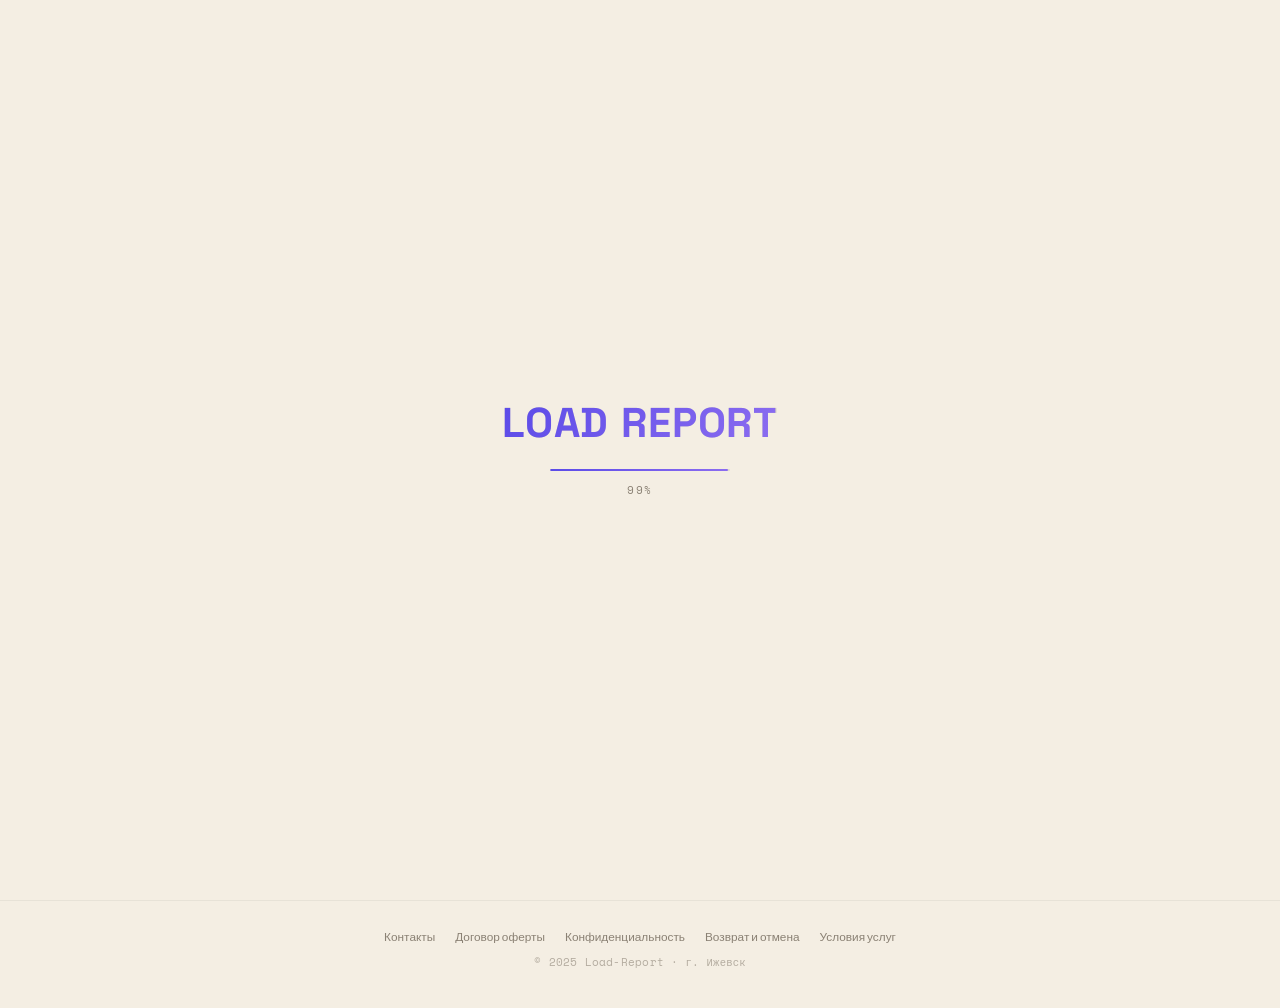
<file: index.html>
<!DOCTYPE html>
<html lang="ru" data-theme="light">
<head>
<meta charset="UTF-8">
<meta name="viewport" content="width=device-width, initial-scale=1.0">
<link rel="icon" type="image/svg+xml" href="favicon.svg">
<title>Load Report — Вход</title>
<script>(function(){try{var m=localStorage.getItem('lr_theme_mode')||'system';var d=m==='system'?(matchMedia('(prefers-color-scheme: dark)').matches?'dark':'light'):m;document.documentElement.setAttribute('data-theme',d);}catch(e){}})();</script>
<link rel="preconnect" href="https://fonts.googleapis.com">
<link rel="preconnect" href="https://fonts.gstatic.com" crossorigin>
<link href="https://fonts.googleapis.com/css2?family=Space+Grotesk:wght@400;500;600;700&family=Plus+Jakarta+Sans:wght@300;400;500;600;700;800&family=Space+Mono:wght@400;700&display=swap" rel="stylesheet">
<link rel="stylesheet" href="app.css">
<style>
  .login-split{position:relative;z-index:1;min-height:100vh;display:grid;grid-template-columns:1.2fr 1fr}
  @media(max-width:920px){.login-split{grid-template-columns:1fr}}

  /* LEFT */
  .ls-left{padding:120px 56px 56px;display:flex;flex-direction:column;justify-content:center;position:relative;overflow:hidden}
  .ls-eyebrow{font-family:var(--font-mono);font-size:.74rem;font-weight:700;letter-spacing:.22em;color:var(--theme-color);text-transform:uppercase;margin-bottom:24px}
  .ls-title{font-family:var(--font-disp);font-weight:700;font-size:clamp(3.4rem,7.5vw,7rem);line-height:.86;letter-spacing:-.03em;color:var(--text)}
  .ls-title .grad{background:linear-gradient(120deg,var(--theme-color),var(--violet));-webkit-background-clip:text;-webkit-text-fill-color:transparent;background-clip:text}
  .ls-title .line{display:block;transform:translateY(26px);transition:transform .9s var(--ease)}
  .login-split.visible .ls-title .line{transform:none}
  .ls-tagline{margin-top:26px;font-size:1.05rem;line-height:1.6;color:var(--muted);max-width:440px}
  .ls-chips{display:flex;gap:11px;margin-top:30px;flex-wrap:wrap}
  .ls-chip{display:inline-flex;align-items:center;gap:8px;padding:9px 14px;border-radius:var(--r-sm);background:var(--surf);border:1px solid var(--border);font-size:.83rem;font-weight:600;color:var(--text-soft);transition:transform .25s var(--ease),border-color .25s}
  .ls-chip:hover{transform:translateY(-2px);border-color:color-mix(in srgb,var(--theme-color) 36%,transparent)}
  .ls-chip svg{width:16px;height:16px;color:var(--theme-color)}

  /* RIGHT */
  .ls-right{position:relative;display:flex;align-items:center;justify-content:center;padding:96px 48px 48px}
  .ls-right .dots{position:absolute;inset:0;background-image:radial-gradient(var(--dot) 1px,transparent 1px);background-size:24px 24px;opacity:.7;pointer-events:none}
  .auth-card{position:relative;width:100%;max-width:410px;background:var(--surf);border:1px solid var(--border);border-radius:var(--r-lg);padding:34px 34px 30px;box-shadow:var(--shadow-pop)}
  .auth-card::after{content:'';position:absolute;top:-1px;left:34px;right:34px;height:2px;background:linear-gradient(90deg,transparent,var(--theme-color),transparent)}
  .card-ttl{font-family:var(--font-disp);font-weight:600;font-size:1.5rem;color:var(--text);margin-bottom:8px}
  .card-txt{font-size:.88rem;line-height:1.65;color:var(--muted);margin-bottom:24px}
  .step{display:none}
  .step.active{display:block;animation:popIn .4s var(--ease) both}
  .dc-icon-box{width:34px;height:34px;border-radius:9px;background:rgba(255,255,255,.18);display:flex;align-items:center;justify-content:center;flex-shrink:0}
  .card-hint{margin-top:13px;font-family:var(--font-mono);font-size:.7rem;color:var(--muted);text-align:center;line-height:1.6}

  .ls-divider{display:flex;align-items:center;gap:12px;margin:26px 0 16px}
  .ls-divider span{flex:1;height:1px;background:var(--border)}
  .ls-divider b{font-family:var(--font-mono);font-size:.6rem;font-weight:700;letter-spacing:.18em;text-transform:uppercase;color:var(--muted)}
  .mini-plans{display:grid;grid-template-columns:1fr 1fr;gap:10px}
  .pay-row{display:flex;align-items:center;gap:8px;margin-top:14px;flex-wrap:wrap}
  .pay-label{font-family:var(--font-mono);font-size:.6rem;font-weight:700;letter-spacing:.14em;text-transform:uppercase;color:var(--muted)}
  .pay-chip{font-family:var(--font-mono);font-size:.68rem;font-weight:700;padding:5px 10px;border-radius:7px;background:var(--surf-sunken);border:1px solid var(--border);color:var(--text-soft)}
  .pay-foot{margin-top:12px;font-size:.74rem;color:var(--muted);line-height:1.55}
</style>
</head>
<body>

<div class="bg-ambient"><div class="dots"></div><div class="blob b1"></div><div class="blob b2"></div></div>

<!-- LOADING -->
<div id="loadingScreen">
  <div class="ls-wordmark">LOAD REPORT<span class="ls-wordmark-filled" id="lsLogoFill">LOAD REPORT</span></div>
  <div class="ls-bar-track"><div class="ls-bar-fill" id="lsBar"></div></div>
  <div class="ls-pct" id="lsPct">0%</div>
</div>

<!-- NAV -->
<nav class="nav">
  <a class="nav-brand" href="index.html"><span class="logo-mark">L</span>LOAD<b>REPORT</b></a>
  <div class="nav-right">
    <span class="mono" style="font-size:.72rem;color:var(--muted);letter-spacing:.06em">SAMP ANALYTICS</span>
    <div data-theme-switch></div>
  </div>
</nav>

<!-- SPLIT -->
<div class="login-split" id="pageRoot">

  <!-- LEFT -->
  <div class="ls-left">
    <div class="ls-eyebrow anim" id="a1">// Платформа игровой аналитики</div>
    <h1 class="ls-title">
      <span class="line" style="transition-delay:.12s">LOAD</span>
      <span class="line grad" style="transition-delay:.26s">REPORT</span>
    </h1>
    <p class="ls-tagline anim" id="a2">Лови репорты, следи за статистикой и управляй подпиской — весь твой SAMP-прогресс на одной панели.</p>
    <div class="ls-chips anim" id="a3">
      <div class="ls-chip">
        <svg viewBox="0 0 24 24" fill="none" stroke="currentColor" stroke-width="2.2" stroke-linecap="round" stroke-linejoin="round"><circle cx="12" cy="12" r="9"/><circle cx="12" cy="12" r="5"/><circle cx="12" cy="12" r="1.5"/></svg>
        Статистика
      </div>
      <div class="ls-chip">
        <svg viewBox="0 0 24 24" fill="none" stroke="currentColor" stroke-width="2.2" stroke-linecap="round" stroke-linejoin="round"><path d="M6 9H4.5a2.5 2.5 0 0 1 0-5H6"/><path d="M18 9h1.5a2.5 2.5 0 0 0 0-5H18"/><path d="M4 22h16"/><path d="M10 14.66V17c0 .55-.47.98-.97 1.21C7.85 18.75 7 20.24 7 22"/><path d="M14 14.66V17c0 .55.47.98.97 1.21C16.15 18.75 17 20.24 17 22"/><path d="M18 2H6v7a6 6 0 0 0 12 0V2Z"/></svg>
        Достижения
      </div>
      <div class="ls-chip">
        <svg viewBox="0 0 24 24" fill="none" stroke="currentColor" stroke-width="2.2" stroke-linecap="round" stroke-linejoin="round"><circle cx="13.5" cy="6.5" r="2.5"/><circle cx="6.5" cy="12" r="2.5"/><circle cx="17" cy="13" r="2.5"/><path d="M12 22a10 10 0 1 1 10-10c0 1.5-1 2.5-2.5 2.5h-2c-1.5 0-2.5 1-2.5 2.5a2.5 2.5 0 0 1-1 2z"/></svg>
        Свой префикс
      </div>
    </div>
  </div>

  <!-- RIGHT -->
  <div class="ls-right">
    <div class="dots"></div>
    <div class="auth-card anim" id="a4">
      <div id="alertBox" class="alert"></div>

      <!-- Step 1 -->
      <div class="step active" id="stepLogin">
        <div class="card-ttl">Войти в профиль</div>
        <div class="card-txt">Авторизуйся через Discord — статистика и подписка подтянутся автоматически.</div>
        <button class="btn btn-discord" style="width:100%;padding:15px" id="dcAuthBtn" onclick="loginDiscord()">
          <span class="sheen"></span>
          <span class="dc-icon-box">
            <svg width="20" height="15" viewBox="0 0 24 18" fill="none"><path d="M20.317 1.492a19.79 19.79 0 0 0-4.885-1.515.074.074 0 0 0-.079.037c-.21.375-.444.864-.608 1.25a18.27 18.27 0 0 0-5.487 0 12.6 12.6 0 0 0-.617-1.25.077.077 0 0 0-.079-.037A19.74 19.74 0 0 0 .677 1.492a.07.07 0 0 0-.032.027C-.467 6.167-1.32 10.707.099 15.183c.002.022.015.043.033.05a19.9 19.9 0 0 0 5.993 3.03.078.078 0 0 0 .084-.028c.462-.63.874-1.295 1.226-1.994a.076.076 0 0 0-.041-.106 13.1 13.1 0 0 1-1.872-.892.077.077 0 0 1-.008-.128c.126-.094.252-.192.372-.292a.074.074 0 0 1 .077-.01c3.928 1.793 8.18 1.793 12.062 0a.074.074 0 0 1 .078.01c.12.1.246.198.373.292a.077.077 0 0 1-.006.127c-.598.35-1.22.645-1.873.892a.077.077 0 0 0-.041.107c.36.698.772 1.362 1.225 1.993a.076.076 0 0 0 .084.028 19.84 19.84 0 0 0 6.002-3.03.077.077 0 0 0 .032-.054c.5-5.177-.838-9.674-3.549-13.661a.06.06 0 0 0-.031-.03zM8.02 12.278c-1.183 0-2.157-1.085-2.157-2.419 0-1.333.956-2.419 2.157-2.419 1.21 0 2.176 1.095 2.157 2.42 0 1.333-.956 2.418-2.157 2.418zm7.975 0c-1.183 0-2.157-1.085-2.157-2.419 0-1.333.955-2.419 2.157-2.419 1.21 0 2.176 1.095 2.157 2.42 0 1.333-.946 2.418-2.157 2.418z" fill="#fff"/></svg>
          </span>
          Войти через Discord
        </button>
        <div class="card-hint">ник SAMP вводится после входа</div>
      </div>

      <!-- Step 2 -->
      <div class="step" id="stepPickNick">
        <div class="card-ttl">Ваш игровой ник</div>
        <div class="card-txt">Введите ник из SAMP — по нему ищется подписка в базе.</div>
        <div class="fg">
          <label>Никнейм</label>
          <input type="text" id="dcNick" placeholder="Your_Nickname" maxlength="36" onkeydown="if(event.key==='Enter')finishDiscordReg()">
        </div>
        <button class="btn btn-primary" style="width:100%" id="dcBtn" onclick="finishDiscordReg()"><span class="sheen"></span>Создать профиль</button>
      </div>

      <!-- pricing teaser -->
      <div class="ls-divider"><span></span><b>Тарифы</b><span></span></div>
      <div class="mini-plans">
        <div class="plan-card">
          <div class="plan-tier">Стандарт</div>
          <div class="plan-price">300<sup>₽</sup></div>
          <div class="plan-period">30 дней</div>
        </div>
        <div class="plan-card featured">
          <div class="plan-tag">Топ</div>
          <div class="plan-tier">Навсегда</div>
          <div class="plan-price">500<sup>₽</sup></div>
          <div class="plan-period">Бессрочно</div>
        </div>
      </div>
      <div class="pay-row">
        <span class="pay-label">Оплата</span>
        <span class="pay-chip">МИР</span>
        <span class="pay-chip">VISA</span>
        <span class="pay-chip">MC</span>
        <span class="pay-chip">СБП</span>
      </div>
      <div class="pay-foot">Для оформления подписки напишите разработчику в Discord.</div>
    </div>
  </div>

</div>

<footer class="site-footer">
  <div class="footer-links">
    <a href="legal.html#contacts">Контакты</a>
    <a href="legal.html#oferta">Договор оферты</a>
    <a href="legal.html#privacy">Конфиденциальность</a>
    <a href="legal.html#refund">Возврат и отмена</a>
    <a href="legal.html#delivery">Условия услуг</a>
  </div>
  <div class="footer-copy">© 2025 Load-Report · г. Ижевск</div>
</footer>

<script src="shared.js"></script>
<script src="theme.js"></script>
<script>
// ── LOADING BAR ──
function runLoader(cb){
  var bar=document.getElementById('lsBar'),pct=document.getElementById('lsPct'),fill=document.getElementById('lsLogoFill');
  var t0=null,dur=1500;
  function frame(ts){
    if(!t0)t0=ts;
    var p=Math.min((ts-t0)/dur,1),e=1-Math.pow(1-p,2.8),v=Math.round(e*100);
    bar.style.width=v+'%';pct.textContent=v+'%';fill.style.clipPath='inset(0 '+(100-v)+'% 0 0)';
    if(p<1)requestAnimationFrame(frame);else setTimeout(cb,220);
  }
  requestAnimationFrame(frame);
}
function hideLoading(){
  var el=document.getElementById('loadingScreen');
  el.classList.add('hidden');
  setTimeout(function(){el.style.display='none';startEntrance();},560);
}
function startEntrance(){
  document.getElementById('pageRoot').classList.add('visible');
  ['a1','a2','a3','a4'].forEach(function(id,i){
    setTimeout(function(){var el=document.getElementById(id);if(el)el.classList.add('is-in');},120+i*130);
  });
}

// ── ALERT / STEP ──
function showAlert(msg,type){var el=document.getElementById('alertBox');el.className='alert show '+(type||'err');el.textContent=msg;}
function hideAlert(){document.getElementById('alertBox').className='alert';}
function goStep(name){
  document.querySelectorAll('.step').forEach(function(s){s.classList.remove('active');});
  document.getElementById('step'+name).classList.add('active');hideAlert();
}

// ── DISCORD OAUTH ──
function loginDiscord(){
  var btn=document.getElementById('dcAuthBtn');
  btn.disabled=true;btn.innerHTML='<span class="sp"></span> Перенаправление...';
  var p=new URLSearchParams({client_id:DISCORD_CLIENT_ID,redirect_uri:DISCORD_REDIRECT,response_type:'token',scope:DISCORD_SCOPE});
  window.location.href='https://discord.com/api/oauth2/authorize?'+p;
}
var pendingDC=null;
async function handleDiscordCallback(){
  var params=new URLSearchParams(window.location.hash.slice(1));
  var token=params.get('access_token');
  if(!token){hideLoading();return;}
  history.replaceState(null,'',window.location.pathname);
  showAlert('Получаем данные Discord...','info');
  try{
    var res=await fetchWithTimeout('https://discord.com/api/users/@me',{headers:{Authorization:'Bearer '+token}},8000);
    if(!res.ok)throw new Error('Discord API '+res.status);
    var dc=await res.json();
    var avatarUrl=dc.avatar
      ?'https://cdn.discordapp.com/avatars/'+dc.id+'/'+dc.avatar+'.'+(dc.avatar.startsWith('a_')?'gif':'png')+'?size=512'
      :'https://cdn.discordapp.com/embed/avatars/'+(Math.floor(parseInt(dc.id)/4194304)%6)+'.png';
    var db=await readDB();
    var user=db.users.find(function(u){return u.discordId===dc.id;});
    if(user){
      user.avatar=avatarUrl;user.lastLogin=new Date().toISOString();
      await writeDB(db.users,db.sha);saveSession(user);
      hideAlert();hideLoading();goMyProfile();
    }else{
      pendingDC={id:dc.id,email:dc.email||null,name:dc.global_name||dc.username,avatarUrl:avatarUrl};
      hideAlert();hideLoading();
      document.getElementById('dcNick').value=pendingDC.name;
      goStep('PickNick');
    }
  }catch(e){hideLoading();showAlert('Ошибка Discord: '+e.message);}
}
async function finishDiscordReg(){
  var nick=document.getElementById('dcNick').value.trim();
  if(!nick){showAlert('Введите ник');return;}
  if(!/^[a-zA-Z0-9_.[\]-]{2,36}$/.test(nick)){showAlert('Ник: буквы, цифры, _ . - [] (2–36 символов)');return;}
  var btn=document.getElementById('dcBtn');
  btn.disabled=true;btn.innerHTML='<span class="sp"></span>Создаём...';
  try{
    var db=await readDB();
    if(db.users.find(function(u){return u.nick.toLowerCase()===nick.toLowerCase();})){showAlert('Этот ник уже занят');return;}
    var u={id:Date.now().toString(36),nick:nick,email:pendingDC.email||'',discordId:pendingDC.id,avatar:pendingDC.avatarUrl,via:'discord',createdAt:new Date().toISOString(),lastLogin:new Date().toISOString()};
    db.users.push(u);
    await writeDB(db.users,db.sha);
    saveSession(u);pendingDC=null;goMyProfile();
  }catch(e){showAlert('Ошибка: '+e.message);}
  finally{btn.disabled=false;btn.innerHTML='Создать профиль';}
}

// ── INIT ──
window.addEventListener('DOMContentLoaded',function(){
  var emergency=setTimeout(hideLoading,7000);
  runLoader(async function(){
    try{
      var saved=loadSession();
      if(saved&&!window.location.hash.includes('access_token')){clearTimeout(emergency);hideLoading();goMyProfile();return;}
      if(window.location.hash.includes('access_token')){clearTimeout(emergency);await handleDiscordCallback();return;}
      clearTimeout(emergency);hideLoading();
    }catch(e){clearTimeout(emergency);hideLoading();}
  });
});
</script>
</body>
</html>
</file>
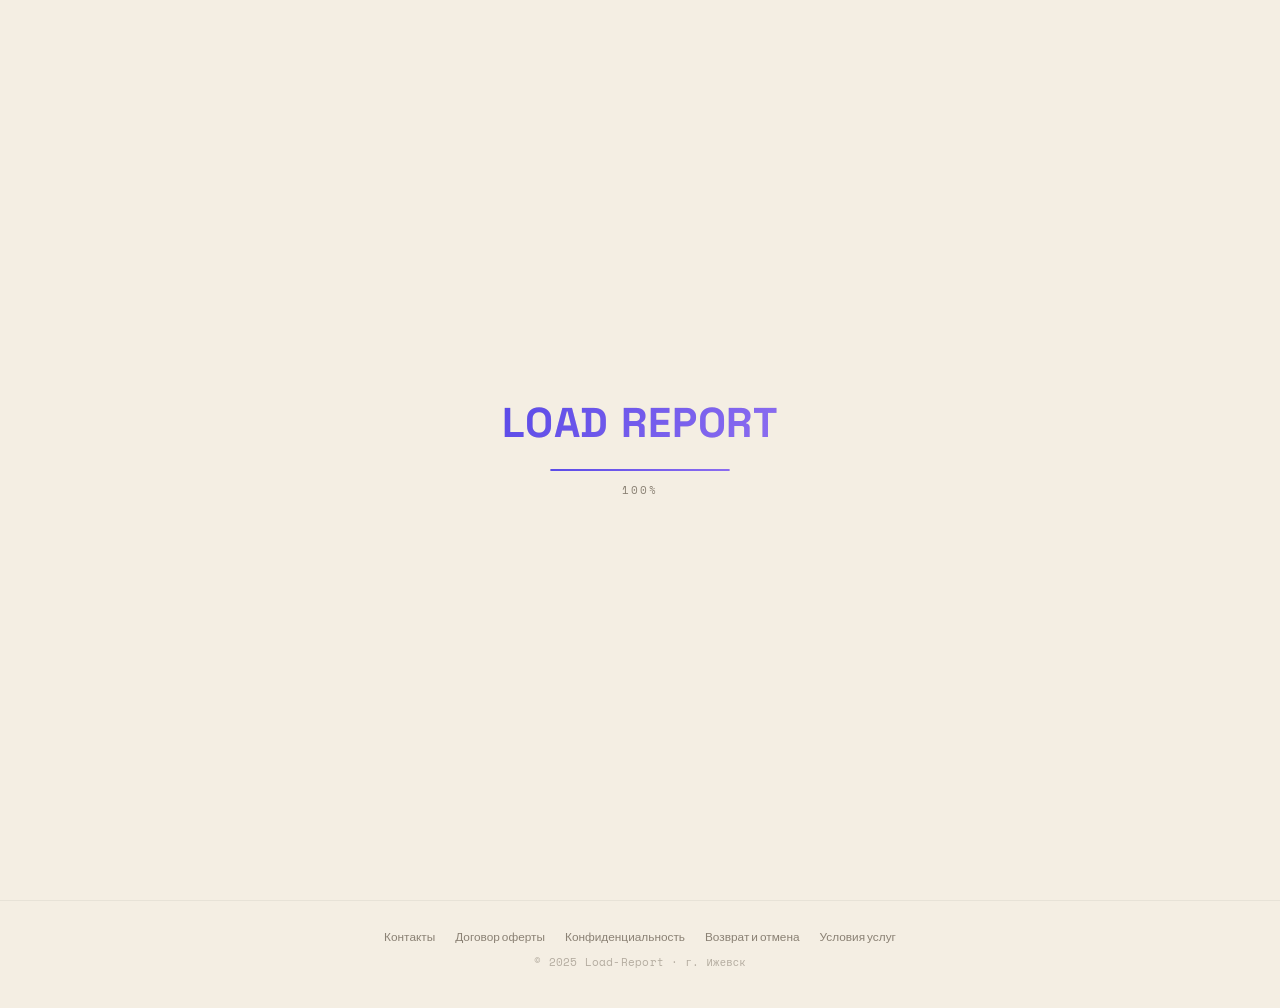
<file: buy.html>
<!DOCTYPE html>
<html lang="ru" data-theme="light">
<head>
<meta charset="UTF-8">
<meta name="viewport" content="width=device-width,initial-scale=1">
<title>Купить подписку — Load Report</title>
<link rel="icon" type="image/svg+xml" href="favicon.svg">
<script>(function(){try{var m=localStorage.getItem('lr_theme_mode')||'system';var d=m==='system'?(matchMedia('(prefers-color-scheme: dark)').matches?'dark':'light'):m;document.documentElement.setAttribute('data-theme',d);}catch(e){}})();</script>
<link rel="preconnect" href="https://fonts.googleapis.com">
<link rel="preconnect" href="https://fonts.gstatic.com" crossorigin>
<link href="https://fonts.googleapis.com/css2?family=Space+Grotesk:wght@400;500;600;700&family=Plus+Jakarta+Sans:wght@300;400;500;600;700;800&family=Space+Mono:wght@400;700&display=swap" rel="stylesheet">
<link rel="stylesheet" href="app.css">
<style>
  .page-root{position:relative;z-index:1;min-height:100vh;display:flex;flex-direction:column;align-items:center;padding:104px 24px 50px;transform:translateY(14px);transition:transform .5s var(--ease)}
  .page-root.visible{transform:none}

  .page-eyebrow{display:inline-flex;align-items:center;gap:12px;font-family:var(--font-mono);font-size:.7rem;font-weight:700;letter-spacing:.26em;text-transform:uppercase;color:var(--theme-color);margin-bottom:18px}
  .hl-line{display:block;width:26px;height:1px;background:var(--theme-color);opacity:.45;flex-shrink:0}
  .page-title{font-family:var(--font-disp);font-weight:700;font-size:clamp(2.6rem,6vw,4.2rem);letter-spacing:-.02em;color:var(--text);text-align:center;margin-bottom:10px;line-height:1}
  .page-sub{font-size:.98rem;color:var(--muted);text-align:center;margin-bottom:40px;line-height:1.6;max-width:460px}

  .plans-wrap{width:100%;max-width:560px}
  .plans-grid{display:grid;grid-template-columns:1fr 1fr;gap:14px;margin-bottom:14px}
  @media(max-width:520px){.plans-grid{grid-template-columns:1fr}}

  .plan{background:var(--surf);border:1px solid var(--border);border-radius:var(--r-lg);padding:26px 22px 22px;cursor:pointer;transition:transform .28s var(--ease),box-shadow .28s,border-color .28s,background .28s;position:relative;overflow:hidden;text-align:center;box-shadow:var(--shadow-card)}
  .plan:hover{transform:translateY(-4px);border-color:color-mix(in srgb,var(--theme-color) 36%,transparent);box-shadow:0 18px 40px -22px var(--theme-glow)}
  .plan.selected{border-color:var(--theme-color);background:linear-gradient(160deg,rgba(var(--theme-color-rgb),.08),var(--surf));box-shadow:0 0 0 1px var(--theme-color),0 18px 44px -20px var(--theme-glow)}
  .plan-badge{position:absolute;top:12px;right:12px;background:linear-gradient(135deg,var(--theme-color),var(--violet));color:#fff;font-family:var(--font-mono);font-size:.56rem;font-weight:700;padding:3px 8px;border-radius:6px;letter-spacing:.08em;text-transform:uppercase}
  .plan-name{font-family:var(--font-mono);font-size:.62rem;font-weight:700;letter-spacing:.2em;text-transform:uppercase;color:var(--muted);margin-bottom:14px}
  .plan-price{font-family:var(--font-disp);font-weight:700;font-size:3.1rem;letter-spacing:.01em;line-height:1;color:var(--text)}
  .plan-price sup{font-family:var(--font-body);font-size:.95rem;font-weight:500;color:var(--muted);vertical-align:super}
  .plan-period{font-family:var(--font-body);font-size:.74rem;font-weight:600;color:var(--theme-color);letter-spacing:.02em;margin:9px 0 16px}
  .plan-features{list-style:none;padding:0;margin:0;text-align:left}
  .plan-features li{font-family:var(--font-body);font-size:.8rem;color:var(--text-soft);padding:7px 0;border-bottom:1px solid var(--border-2);display:flex;align-items:center;gap:9px}
  .plan-features li:last-child{border:none}
  .plan-features li svg{width:14px;height:14px;color:var(--green);flex-shrink:0}
  .plan-check{width:22px;height:22px;border-radius:50%;border:1.6px solid var(--border-strong);margin:18px auto 0;transition:all .22s;display:flex;align-items:center;justify-content:center}
  .plan.selected .plan-check{background:var(--theme-color);border-color:var(--theme-color)}
  .plan.selected .plan-check::after{content:'';width:5px;height:9px;border:2px solid #fff;border-top:none;border-left:none;transform:rotate(45deg);margin-bottom:2px}

  .order-box{width:100%;max-width:560px;background:var(--surf);border:1px solid var(--border);border-radius:var(--r-md);padding:18px 24px;margin-bottom:12px;box-shadow:var(--shadow-card)}
  .order-row{display:flex;justify-content:space-between;align-items:center;font-family:var(--font-body);font-size:.88rem;margin-bottom:10px}
  .order-row:last-of-type{margin-bottom:0;padding-top:11px;border-top:1px solid var(--border-2);font-weight:600;font-size:.95rem}
  .order-label{color:var(--muted)}
  .order-value{color:var(--text);font-weight:600}

  .btn-pay{width:100%;max-width:560px;padding:16px 22px;background:#5865F2;border:none;border-radius:var(--r-md);color:#fff;font-family:var(--font-body);font-size:.98rem;font-weight:700;cursor:pointer;transition:transform .25s var(--ease),box-shadow .25s;display:flex;align-items:center;justify-content:center;gap:12px;letter-spacing:.01em;text-decoration:none;box-shadow:0 16px 30px -14px rgba(88,101,242,.6);position:relative;overflow:hidden}
  .btn-pay:hover{transform:translateY(-3px);box-shadow:0 22px 42px -14px rgba(88,101,242,.7)}

  .hint-box{width:100%;max-width:560px;margin-top:12px;background:rgba(var(--theme-color-rgb),.06);border:1px solid rgba(var(--theme-color-rgb),.2);border-radius:var(--r-md);padding:16px 20px;display:flex;align-items:flex-start;gap:13px}
  .hint-box svg{flex-shrink:0;margin-top:1px;color:var(--theme-color)}
  .hint-box-text{font-family:var(--font-body);font-size:.83rem;color:var(--text-soft);line-height:1.7}
  .hint-box-text strong{color:var(--theme-color);display:block;margin-bottom:4px;font-size:.86rem}

  .back-link{margin-top:26px;font-family:var(--font-body);color:var(--muted);font-size:.85rem;text-decoration:none;transition:color .2s;display:inline-flex;align-items:center;gap:7px}
  .back-link:hover{color:var(--theme-color)}
</style>
</head>
<body>

<div class="bg-ambient"><div class="blob b1"></div><div class="blob b2"></div></div>
<canvas id="dotGrid"></canvas>

<!-- LOADING -->
<div id="loadingScreen">
  <div class="ls-wordmark">LOAD REPORT<span class="ls-wordmark-filled" id="lsLogoFill">LOAD REPORT</span></div>
  <div class="ls-bar-track"><div class="ls-bar-fill" id="lsBar"></div></div>
  <div class="ls-pct" id="lsPct">0%</div>
</div>

<!-- NAV -->
<nav class="nav">
  <a class="nav-brand" href="index.html"><span class="logo-mark">L</span>LOAD<b>REPORT</b></a>
  <div class="nav-right">
    <span class="nav-nick" id="navNick"></span>
    <div data-theme-switch></div>
  </div>
</nav>

<!-- PAGE -->
<div class="page-root" id="pageRoot">

  <div class="page-eyebrow"><span class="hl-line"></span>Оформление подписки<span class="hl-line"></span></div>
  <div class="page-title">Выберите тариф</div>
  <div class="page-sub">Для приобретения свяжитесь с разработчиком в Discord — активация вручную.</div>

  <div class="plans-wrap">
    <div class="plans-grid">

      <div class="plan" id="plan-30" onclick="selectPlan(300)">
        <div class="plan-name">Стандартный</div>
        <div class="plan-price">300<sup>₽</sup></div>
        <div class="plan-period">30 дней</div>
        <ul class="plan-features">
          <li><svg viewBox="0 0 24 24" fill="none" stroke="currentColor" stroke-width="2.4" stroke-linecap="round" stroke-linejoin="round"><polyline points="20 6 9 17 4 12"/></svg>Полный доступ</li>
          <li><svg viewBox="0 0 24 24" fill="none" stroke="currentColor" stroke-width="2.4" stroke-linecap="round" stroke-linejoin="round"><polyline points="20 6 9 17 4 12"/></svg>Личная статистика</li>
          <li><svg viewBox="0 0 24 24" fill="none" stroke="currentColor" stroke-width="2.4" stroke-linecap="round" stroke-linejoin="round"><polyline points="20 6 9 17 4 12"/></svg>Свой префикс</li>
        </ul>
        <div class="plan-check"></div>
      </div>

      <div class="plan" id="plan-forever" onclick="selectPlan(500)">
        <div class="plan-badge">Выгодно</div>
        <div class="plan-name">Навсегда</div>
        <div class="plan-price">500<sup>₽</sup></div>
        <div class="plan-period">Бессрочно</div>
        <ul class="plan-features">
          <li><svg viewBox="0 0 24 24" fill="none" stroke="currentColor" stroke-width="2.4" stroke-linecap="round" stroke-linejoin="round"><polyline points="20 6 9 17 4 12"/></svg>Полный доступ</li>
          <li><svg viewBox="0 0 24 24" fill="none" stroke="currentColor" stroke-width="2.4" stroke-linecap="round" stroke-linejoin="round"><polyline points="20 6 9 17 4 12"/></svg>Личная статистика</li>
          <li><svg viewBox="0 0 24 24" fill="none" stroke="currentColor" stroke-width="2.4" stroke-linecap="round" stroke-linejoin="round"><polyline points="20 6 9 17 4 12"/></svg>Свой префикс</li>
          <li><svg viewBox="0 0 24 24" fill="none" stroke="currentColor" stroke-width="2.4" stroke-linecap="round" stroke-linejoin="round"><polyline points="20 6 9 17 4 12"/></svg>Без продлений</li>
        </ul>
        <div class="plan-check"></div>
      </div>

    </div>

    <div class="order-box">
      <div class="order-row"><span class="order-label">Пользователь</span><span class="order-value" id="orderNick">—</span></div>
      <div class="order-row"><span class="order-label">Тариф</span><span class="order-value" id="orderPlan">Не выбран</span></div>
    </div>

    <a class="btn-pay" href="https://discordapp.com/users/1171154160998174741" target="_blank" rel="noopener">
      <span class="sheen"></span>
      <svg width="20" height="15" viewBox="0 0 24 18" fill="none"><path d="M20.317 1.492a19.791 19.791 0 0 0-4.885-1.515.074.074 0 0 0-.079.037c-.21.375-.444.864-.608 1.25a18.27 18.27 0 0 0-5.487 0 12.64 12.64 0 0 0-.617-1.25.077.077 0 0 0-.079-.037A19.736 19.736 0 0 0 .677 1.492a.07.07 0 0 0-.032.027C-.467 6.167-1.32 10.707.099 15.183c.002.022.015.043.033.05a19.904 19.904 0 0 0 5.993 3.03.078.078 0 0 0 .084-.028c.462-.63.874-1.295 1.226-1.994a.076.076 0 0 0-.041-.106 13.107 13.107 0 0 1-1.872-.892.077.077 0 0 1-.008-.128c.126-.094.252-.192.372-.292a.074.074 0 0 1 .077-.01c3.928 1.793 8.18 1.793 12.062 0a.074.074 0 0 1 .078.01c.12.1.246.198.373.292a.077.077 0 0 1-.006.127c-.598.35-1.22.645-1.873.892a.077.077 0 0 0-.041.107c.36.698.772 1.362 1.225 1.993a.076.076 0 0 0 .084.028 19.839 19.839 0 0 0 6.002-3.03.077.077 0 0 0 .032-.054c.5-5.177-.838-9.674-3.549-13.661a.061.061 0 0 0-.031-.03zM8.02 12.278c-1.183 0-2.157-1.085-2.157-2.419 0-1.333.956-2.419 2.157-2.419 1.21 0 2.176 1.095 2.157 2.42 0 1.333-.956 2.418-2.157 2.418zm7.975 0c-1.183 0-2.157-1.085-2.157-2.419 0-1.333.955-2.419 2.157-2.419 1.21 0 2.176 1.095 2.157 2.42 0 1.333-.946 2.418-2.157 2.418z" fill="white"/></svg>
      Написать разработчику в Discord
    </a>

    <div class="hint-box">
      <svg width="18" height="18" viewBox="0 0 24 24" fill="none" stroke="currentColor" stroke-width="2"><circle cx="12" cy="12" r="10"/><line x1="12" y1="8" x2="12" y2="12"/><line x1="12" y1="16" x2="12.01" y2="16"/></svg>
      <div class="hint-box-text">
        <strong>Как приобрести подписку?</strong>
        Нажмите кнопку выше, чтобы перейти в Discord к разработчику. Напишите выбранный тариф и ваш игровой ник — подписка будет активирована вручную.
      </div>
    </div>

    <a href="profile.html" class="back-link">← Вернуться в профиль</a>
  </div>

</div>

<footer class="site-footer">
  <div class="footer-copy">© 2025 Load Report · г. Ижевск</div>
</footer>

<script src="shared.js"></script>
<script src="theme.js"></script>
<script>
// ── DOT GRID
(function(){
  var canvas=document.getElementById('dotGrid');var ctx=canvas.getContext('2d');
  var SPACING=36,DOT_R=1.2,MAX_R=2.8,BASE_ALPHA=0.07,MAX_ALPHA=0.42,INFLUENCE=160,MAX_SHIFT=5;
  var W=0,H=0,mx=-9999,my=-9999;
  function resize(){W=canvas.width=window.innerWidth;H=canvas.height=window.innerHeight;}
  resize();window.addEventListener('resize',resize);
  document.addEventListener('mousemove',function(e){mx=e.clientX;my=e.clientY;});
  document.addEventListener('mouseleave',function(){mx=-9999;my=-9999;});
  function draw(){
    ctx.clearRect(0,0,W,H);
    var offX=(W%SPACING)/2,offY=(H%SPACING)/2,cols=Math.ceil(W/SPACING)+1,rows=Math.ceil(H/SPACING)+1;
    for(var r=0;r<rows;r++)for(var c=0;c<cols;c++){
      var gx=offX+c*SPACING,gy=offY+r*SPACING,dx=mx-gx,dy=my-gy,dist=Math.sqrt(dx*dx+dy*dy);
      var prox=dist<INFLUENCE?1-dist/INFLUENCE:0;prox=prox*prox;var shift=prox*MAX_SHIFT;
      var px=gx+(dist>0?(dx/dist)*shift:0),py=gy+(dist>0?(dy/dist)*shift:0);
      var alpha=BASE_ALPHA+prox*(MAX_ALPHA-BASE_ALPHA),radius=DOT_R+prox*(MAX_R-DOT_R);
      ctx.beginPath();ctx.arc(px,py,radius,0,Math.PI*2);ctx.fillStyle='rgba(91,75,232,'+alpha.toFixed(3)+')';ctx.fill();
    }
    requestAnimationFrame(draw);
  }
  draw();
})();

// ── LOADING BAR
function runLoader(cb){
  var bar=document.getElementById('lsBar'),pct=document.getElementById('lsPct'),fill=document.getElementById('lsLogoFill');
  var t0=null,dur=1100;
  function frame(ts){
    if(!t0)t0=ts;var p=Math.min((ts-t0)/dur,1),e=1-Math.pow(1-p,2.8),v=Math.round(e*100);
    bar.style.width=v+'%';if(pct)pct.textContent=v+'%';if(fill)fill.style.clipPath='inset(0 '+(100-v)+'% 0 0)';
    if(p<1)requestAnimationFrame(frame);else setTimeout(cb,200);
  }
  requestAnimationFrame(frame);
}
function hideLoading(){
  var el=document.getElementById('loadingScreen');el.classList.add('hidden');
  setTimeout(function(){el.style.display='none';document.getElementById('pageRoot').classList.add('visible');},560);
}

// ── SELECT PLAN
function selectPlan(amount){
  document.querySelectorAll('.plan').forEach(function(p){p.classList.remove('selected');});
  if(amount===300){document.getElementById('plan-30').classList.add('selected');document.getElementById('orderPlan').textContent='Стандартный · 300 ₽ / 30 дней';}
  if(amount===500){document.getElementById('plan-forever').classList.add('selected');document.getElementById('orderPlan').textContent='Навсегда · 500 ₽ · Бессрочно';}
}

// ── INIT
window.addEventListener('DOMContentLoaded',function(){
  var _s=loadSession();
  if(!_s){window.location.href='index.html';return;}
  document.getElementById('navNick').textContent='@'+_s.nick;
  document.getElementById('orderNick').textContent=_s.nick;
  runLoader(function(){hideLoading();});
});
</script>
</body>
</html>
</file>
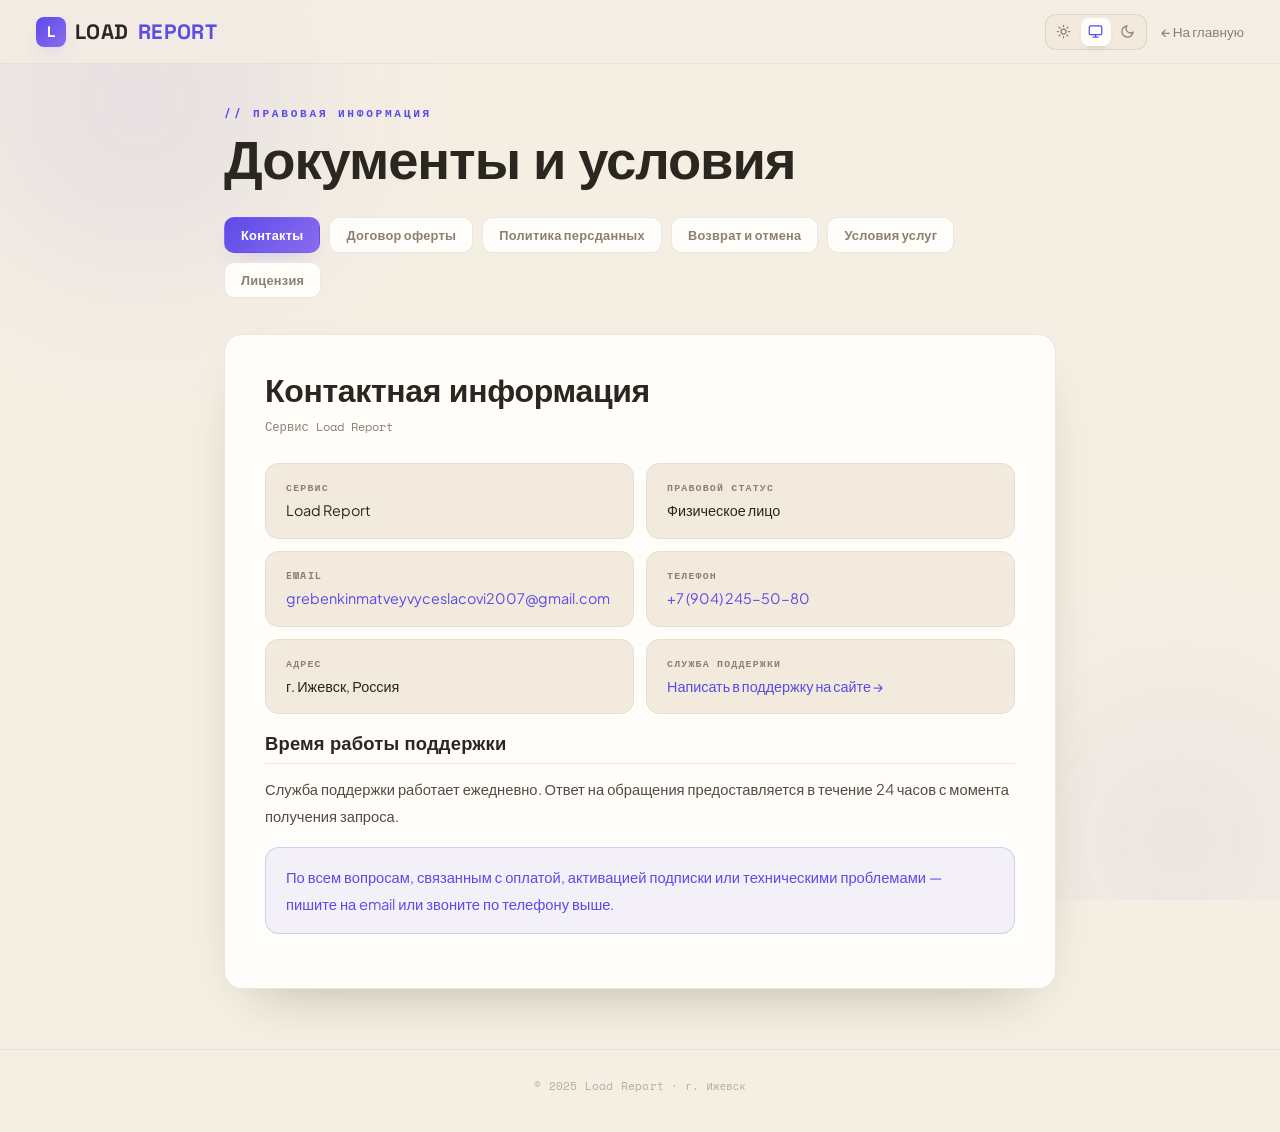
<file: legal.html>
<!DOCTYPE html>
<html lang="ru" data-theme="light">
<head>
<meta charset="UTF-8">
<meta name="viewport" content="width=device-width,initial-scale=1">
<title>Правовые документы — Load Report</title>
<link rel="icon" type="image/svg+xml" href="favicon.svg">
<script>(function(){try{var m=localStorage.getItem('lr_theme_mode')||'system';var d=m==='system'?(matchMedia('(prefers-color-scheme: dark)').matches?'dark':'light'):m;document.documentElement.setAttribute('data-theme',d);}catch(e){}})();</script>
<link rel="preconnect" href="https://fonts.googleapis.com">
<link rel="preconnect" href="https://fonts.gstatic.com" crossorigin>
<link href="https://fonts.googleapis.com/css2?family=Space+Grotesk:wght@400;500;600;700&family=Plus+Jakarta+Sans:wght@300;400;500;600;700;800&family=Space+Mono:wght@400;700&display=swap" rel="stylesheet">
<link rel="stylesheet" href="app.css">
<style>
.docs-wrap{position:relative;z-index:1;max-width:880px;margin:0 auto;padding:104px 24px 60px}
.docs-head{margin-bottom:30px}
.docs-eyebrow{font-family:var(--font-mono);font-size:.7rem;font-weight:700;letter-spacing:.24em;text-transform:uppercase;color:var(--theme-color);margin-bottom:12px}
.docs-h1{font-family:var(--font-disp);font-weight:700;font-size:clamp(2.4rem,5vw,3.4rem);letter-spacing:-.02em;color:var(--text);line-height:1}
.docs-nav{display:flex;flex-wrap:wrap;gap:9px;margin-bottom:36px}
.docs-nav a{padding:9px 16px;border-radius:var(--r-sm);font-family:var(--font-body);font-size:.8rem;font-weight:600;letter-spacing:.02em;background:var(--surf);border:1px solid var(--border);color:var(--muted);text-decoration:none;transition:all .2s var(--ease);cursor:pointer}
.docs-nav a:hover{transform:translateY(-2px);color:var(--text);border-color:var(--border-strong)}
.docs-nav a.active{background:linear-gradient(135deg,var(--theme-color),var(--violet));border-color:transparent;color:#fff;box-shadow:0 10px 22px -12px var(--theme-glow)}
.doc-section{display:none}
.doc-section.show{display:block;animation:docIn .45s var(--ease)}
@keyframes docIn{from{transform:translateY(10px)}to{transform:none}}
.doc-card{background:var(--surf);border:1px solid var(--border);border-radius:var(--r-lg);padding:36px 40px;box-shadow:var(--shadow-card)}
@media(max-width:600px){.doc-card{padding:26px 22px}}
.doc-title{font-family:var(--font-disp);font-weight:700;font-size:2rem;letter-spacing:-.01em;color:var(--text);margin-bottom:6px}
.doc-date{font-family:var(--font-mono);font-size:.76rem;color:var(--muted);margin-bottom:28px}
.doc-section h2{font-family:var(--font-disp);font-size:1.15rem;font-weight:600;color:var(--text);letter-spacing:.01em;margin:30px 0 12px;padding-bottom:8px;border-bottom:1px solid var(--border)}
.doc-section h2:first-of-type{margin-top:0}
.doc-section h3{font-size:.94rem;font-weight:700;color:var(--text);margin:20px 0 8px}
.doc-section p{font-size:.92rem;line-height:1.8;color:var(--text-soft);margin-bottom:11px}
.doc-section ul,.doc-section ol{padding-left:22px;margin-bottom:11px}
.doc-section li{font-size:.92rem;line-height:1.8;color:var(--text-soft);margin-bottom:5px}
.doc-section strong{color:var(--text);font-weight:700}
.doc-section a{color:var(--theme-color);text-decoration:none}
.doc-section a:hover{text-decoration:underline}
.doc-section table{width:100%;border-collapse:collapse;margin:14px 0}
.doc-section td,.doc-section th{padding:11px 15px;border:1px solid var(--border);font-size:.86rem;text-align:left}
.doc-section th{background:rgba(var(--theme-color-rgb),.08);color:var(--theme-color);font-weight:700;font-family:var(--font-mono);font-size:.74rem;letter-spacing:.06em;text-transform:uppercase}
.doc-section td{color:var(--text-soft)}
.contact-grid{display:grid;grid-template-columns:1fr 1fr;gap:12px;margin:18px 0}
.contact-card{background:var(--surf-sunken);border:1px solid var(--border-2);border-radius:var(--r-md);padding:16px 20px}
.contact-card .label{font-family:var(--font-mono);font-size:.62rem;font-weight:700;letter-spacing:.12em;text-transform:uppercase;color:var(--muted);margin-bottom:5px}
.contact-card .value{font-size:.9rem;color:var(--text);line-height:1.5}
.highlight-box{background:rgba(var(--theme-color-rgb),.07);border:1px solid rgba(var(--theme-color-rgb),.22);border-radius:var(--r-md);padding:16px 20px;margin:18px 0}
.highlight-box p{margin:0;color:var(--theme-color)}
@media(max-width:600px){.contact-grid{grid-template-columns:1fr}}
</style>
</head>
<body>

<div class="bg-ambient"><div class="blob b1"></div><div class="blob b2"></div></div>
<canvas id="dotGrid"></canvas>

<nav class="nav">
  <a class="nav-brand" href="index.html"><span class="logo-mark">L</span>LOAD<b>REPORT</b></a>
  <div class="nav-right">
    <div data-theme-switch></div>
    <a href="index.html" class="nav-link">← На главную</a>
  </div>
</nav>

<div class="docs-wrap">
  <div class="docs-head">
    <div class="docs-eyebrow">// Правовая информация</div>
    <div class="docs-h1">Документы и условия</div>
  </div>

  <div class="docs-nav">
    <a href="#contacts" class="active" onclick="show(event,'contacts')">Контакты</a>
    <a href="#oferta" onclick="show(event,'oferta')">Договор оферты</a>
    <a href="#privacy" onclick="show(event,'privacy')">Политика персданных</a>
    <a href="#refund" onclick="show(event,'refund')">Возврат и отмена</a>
    <a href="#delivery" onclick="show(event,'delivery')">Условия услуг</a>
    <a href="#license" onclick="show(event,'license')">Лицензия</a>
  </div>

  <!-- КОНТАКТЫ -->
  <div id="contacts" class="doc-section show">
    <div class="doc-card">
      <div class="doc-title">Контактная информация</div>
      <div class="doc-date">Сервис Load Report</div>
      <div class="contact-grid">
        <div class="contact-card"><div class="label">Сервис</div><div class="value">Load Report</div></div>
        <div class="contact-card"><div class="label">Правовой статус</div><div class="value">Физическое лицо</div></div>
        <div class="contact-card"><div class="label">Email</div><div class="value"><a href="mailto:grebenkinmatveyvyceslacovi2007@gmail.com">grebenkinmatveyvyceslacovi2007@gmail.com</a></div></div>
        <div class="contact-card"><div class="label">Телефон</div><div class="value"><a href="tel:+79042455080">+7 (904) 245-50-80</a></div></div>
        <div class="contact-card"><div class="label">Адрес</div><div class="value">г. Ижевск, Россия</div></div>
        <div class="contact-card"><div class="label">Служба поддержки</div><div class="value"><a href="profile.html">Написать в поддержку на сайте →</a></div></div>
      </div>
      <h2>Время работы поддержки</h2>
      <p>Служба поддержки работает ежедневно. Ответ на обращения предоставляется в течение 24 часов с момента получения запроса.</p>
      <div class="highlight-box"><p>По всем вопросам, связанным с оплатой, активацией подписки или техническими проблемами — пишите на email или звоните по телефону выше.</p></div>
    </div>
  </div>

  <!-- ДОГОВОР ОФЕРТЫ -->
  <div id="oferta" class="doc-section">
    <div class="doc-card">
      <div class="doc-title">Публичная оферта о заключении договора об оказании услуг</div>
      <div class="doc-date">Редакция от 14 марта 2025 г.</div>

      <h2>1. Общие положения</h2>
      <p>В настоящей Публичной оферте содержатся условия заключения Договора об оказании услуг (далее по тексту — «Договор об оказании услуг» и/или «Договор»). Настоящей офертой признается предложение, адресованное одному или нескольким конкретным лицам, которое достаточно определенно и выражает намерение лица, сделавшего предложение, считать себя заключившим Договор с адресатом, которым будет принято предложение.</p>
      <p>Совершение указанных в настоящей Оферте действий является подтверждением согласия обеих Сторон заключить Договор об оказании услуг на условиях, в порядке и объеме, изложенных в настоящей Оферте.</p>
      <p>Нижеизложенный текст Публичной оферты является официальным публичным предложением Исполнителя, адресованным заинтересованному кругу лиц заключить Договор об оказании услуг в соответствии с положениями пункта 2 статьи 437 Гражданского кодекса РФ.</p>
      <p>Договор об оказании услуг считается заключённым и приобретает силу с момента совершения Сторонами действий, предусмотренных в настоящей Оферте, и означающих безоговорочное, а также полное принятие всех условий настоящей Оферты без каких-либо изъятий или ограничений на условиях присоединения.</p>

      <h2>Термины и определения</h2>
      <p><strong>Договор</strong> — текст настоящей Оферты с Приложениями, являющимися неотъемлемой частью настоящей Оферты, акцептованный Заказчиком путём совершения конклюдентных действий, предусмотренных настоящей Офертой.</p>
      <p><strong>Конклюдентные действия</strong> — поведение, которое выражает согласие с предложением контрагента заключить, изменить или расторгнуть договор. Действия состоят в полном или частичном выполнении условий, которые предложил контрагент.</p>
      <p><strong>Сайт Исполнителя в сети «Интернет»</strong> — совокупность программ для электронных вычислительных машин и иной информации, содержащейся в информационной системе, доступ к которой обеспечивается посредством сети «Интернет» по доменному имени и сетевому адресу: <a href="https://loadrep.ru">https://loadrep.ru</a></p>
      <p><strong>Стороны Договора (Стороны)</strong> — Исполнитель и Заказчик.</p>
      <p><strong>Услуга</strong> — услуга, оказываемая Исполнителем Заказчику в порядке и на условиях, установленных настоящей Офертой.</p>

      <h2>2. Предмет договора</h2>
      <p>Исполнитель обязуется оказать Заказчику Услуги, а Заказчик обязуется оплатить их в размере, порядке и сроки, установленные настоящим Договором.</p>
      <p>Наименование, количество, порядок и иные условия оказания Услуг определяются на основании сведений Исполнителя при оформлении заявки Заказчиком, либо устанавливаются на сайте Исполнителя в сети «Интернет» <a href="https://loadrep.ru">https://loadrep.ru</a></p>
      <p>Исполнитель оказывает Услуги по настоящему Договору лично, либо с привлечением третьих лиц, при этом за действия третьих лиц Исполнитель отвечает перед Заказчиком как за свои собственные.</p>
      <p>Договор заключается путём акцепта настоящей Оферты через совершение конклюдентных действий, выраженных в:</p>
      <ul>
        <li>действиях, связанных с регистрацией учётной записи на Сайте Исполнителя в сети «Интернет» при наличии необходимости регистрации учётной записи;</li>
        <li>оформлении и направлении Заказчиком заявки в адрес Исполнителя для оказания Услуг;</li>
        <li>действиях, связанных с оплатой Услуг Заказчиком;</li>
        <li>действиях, связанных с оказанием Услуг Исполнителем.</li>
      </ul>
      <p>Данный перечень неисчерпывающий, могут быть и другие действия, которые ясно выражают намерение лица принять предложение контрагента.</p>

      <h2>3. Права и обязанности сторон</h2>
      <h3>Права и обязанности Исполнителя:</h3>
      <ul>
        <li>Исполнитель обязуется оказать Услуги в соответствии с положениями настоящего Договора, в сроки и объёме, указанные в настоящем Договоре и (или) в порядке, указанном на Сайте Исполнителя.</li>
        <li>Исполнитель обязуется предоставлять Заказчику доступ к разделам Сайта, необходимым для получения информации, согласно пункту 2.1. Договора.</li>
        <li>Исполнитель несёт ответственность за хранение и обработку персональных данных Заказчика, обеспечивает сохранение конфиденциальности этих данных и использует их исключительно для качественного оказания Услуг Заказчику.</li>
        <li>Исполнитель оставляет за собой право изменять сроки (период) оказания Услуг и условия настоящей Оферты в одностороннем порядке без предварительного уведомления Заказчика, публикуя указанные изменения на Сайте Исполнителя в сети «Интернет». При этом новые / изменённые условия, указываемые на Сайте, действуют только в отношении вновь заключаемых Договоров.</li>
      </ul>
      <h3>Права и обязанности Заказчика:</h3>
      <ul>
        <li>Заказчик обязан предоставлять достоверную информацию о себе при получении соответствующих Услуг.</li>
        <li>Заказчик обязуется не воспроизводить, не повторять, не копировать, не продавать, а также не использовать в каких бы то ни было целях информацию и материалы, ставшие ему доступными в связи с оказанием Услуг, за исключением личного использования непосредственно самим Заказчиком без предоставления в какой-либо форме доступа каким-либо третьим лицам.</li>
        <li>Заказчик обязуется принять Услуги, оказанные Исполнителем.</li>
        <li>Заказчик вправе потребовать от Исполнителя вернуть денежные средства за неоказанные услуги, некачественно оказанные услуги, услуги, оказанные с нарушением сроков оказания, а также если Заказчик решил отказаться от услуг по причинам, не связанным с нарушением обязательств со стороны Исполнителя, исключительно по основаниям, предусмотренным действующим законодательством Российской Федерации.</li>
        <li>Заказчик гарантирует, что все условия Договора ему понятны; Заказчик принимает условия без оговорок, а также в полном объёме.</li>
      </ul>

      <h2>4. Цена и порядок расчётов</h2>
      <p>Стоимость услуг Исполнителя и порядок их оплаты определяются на основании сведений Исполнителя при оформлении заявки Заказчиком либо устанавливаются на Сайте Исполнителя в сети «Интернет»: <a href="https://loadrep.ru">https://loadrep.ru</a></p>
      <p>Все расчёты по Договору производятся в безналичном порядке.</p>

      <h2>5. Конфиденциальность и безопасность</h2>
      <p>При реализации настоящего Договора Стороны обеспечивают конфиденциальность и безопасность персональных данных в соответствии с актуальной редакцией ФЗ от 27.07.2006 г. № 152-ФЗ «О персональных данных» и ФЗ от 27.07.2006 г. № 149-ФЗ «Об информации, информационных технологиях и о защите информации».</p>
      <p>Стороны обязуются сохранять конфиденциальность информации, полученной в ходе исполнения настоящего Договора, и принять все возможные меры, чтобы предохранить полученную информацию от разглашения.</p>
      <p>Под конфиденциальной информацией понимается любая информация, передаваемая Исполнителем и Заказчиком в процессе реализации Договора и подлежащая защите. Такая информация может содержаться в предоставляемых Исполнителю локальных нормативных актах, договорах, письмах, отчётах, аналитических материалах, результатах исследований, схемах, графиках, спецификациях и других документах, оформленных как на бумажных, так и на электронных носителях.</p>

      <h2>6. Форс-мажор</h2>
      <p>Стороны освобождаются от ответственности за неисполнение или ненадлежащее исполнение обязательств по Договору, если надлежащее исполнение оказалось невозможным вследствие непреодолимой силы, то есть чрезвычайных и непредотвратимых при данных условиях обстоятельств, под которыми понимаются: запретные действия властей, эпидемии, блокада, эмбарго, землетрясения, наводнения, пожары или другие стихийные бедствия.</p>
      <p>В случае наступления этих обстоятельств Сторона обязана в течение 30 (тридцати) рабочих дней уведомить об этом другую Сторону. Документ, выданный уполномоченным государственным органом, является достаточным подтверждением наличия и продолжительности действия непреодолимой силы.</p>
      <p>Если обстоятельства непреодолимой силы продолжают действовать более 60 (шестидесяти) рабочих дней, то каждая Сторона вправе отказаться от настоящего Договора в одностороннем порядке.</p>

      <h2>7. Ответственность сторон</h2>
      <p>В случае неисполнения и/или ненадлежащего исполнения своих обязательств по Договору, Стороны несут ответственность в соответствии с условиями настоящей Оферты.</p>
      <p>Исполнитель не несёт ответственности за неисполнение и/или ненадлежащее исполнение обязательств по Договору, если такое неисполнение и/или ненадлежащее исполнение произошло по вине Заказчика.</p>
      <p>Сторона, не исполнившая или ненадлежащим образом исполнившая обязательства по Договору, обязана возместить другой Стороне причинённые такими нарушениями убытки.</p>

      <h2>8. Срок действия оферты</h2>
      <p>Оферта вступает в силу с момента размещения на Сайте Исполнителя и действует до момента её отзыва Исполнителем.</p>
      <p>Исполнитель оставляет за собой право внести изменения в условия Оферты и/или отозвать Оферту в любой момент по своему усмотрению. Сведения об изменении или отзыве Оферты доводятся до Заказчика по выбору Исполнителя посредством размещения на сайте Исполнителя в сети «Интернет», в Личном кабинете Заказчика, либо путём направления соответствующего уведомления на электронный или почтовый адрес, указанный Заказчиком при заключении Договора или в ходе его исполнения.</p>
      <p>Договор вступает в силу с момента Акцепта условий Оферты Заказчиком и действует до полного исполнения Сторонами обязательств по Договору. Изменения, внесённые Исполнителем в Договор и опубликованные на сайте в форме актуализированной Оферты, считаются принятыми Заказчиком в полном объёме.</p>

      <h2>9. Дополнительные условия</h2>
      <p>Договор, его заключение и исполнение регулируется действующим законодательством Российской Федерации. Все вопросы, не урегулированные настоящей Офертой или урегулированные не полностью, регулируются в соответствии с материальным правом Российской Федерации.</p>
      <p>В случае возникновения спора Стороны обязаны урегулировать его мирным путём до начала судебного разбирательства. Досудебный порядок урегулирования спора является обязательным. Судебное разбирательство осуществляется в соответствии с законодательством Российской Федерации.</p>
      <p>В качестве языка Договора, а также языка, используемого при любом взаимодействии Сторон (включая ведение переписки, предоставление требований / уведомлений / разъяснений, предоставление документов и т. д.), Стороны определили русский язык. Все документы, подлежащие предоставлению в соответствии с условиями настоящей Оферты, должны быть составлены на русском языке либо иметь перевод на русский язык, удостоверенный в установленном порядке.</p>
      <p>Бездействие одной из Сторон в случае нарушения условий настоящей Оферты не лишает права заинтересованной Стороны осуществлять защиту своих интересов позднее, а также не означает отказа от своих прав в случае совершения одной из Сторон подобных либо сходных нарушений в будущем.</p>
      <p>Если на Сайте Исполнителя в сети «Интернет» есть ссылки на другие веб-сайты и материалы третьих лиц, такие ссылки размещены исключительно в целях информирования, и Исполнитель не имеет контроля в отношении содержания таких сайтов или материалов. Исполнитель не несёт ответственности за любые убытки или ущерб, которые могут возникнуть в результате использования таких ссылок.</p>

      <h2>Реквизиты Исполнителя</h2>
      <div class="contact-grid">
        <div class="contact-card"><div class="label">Полное наименование</div><div class="value">Load Report (физическое лицо)</div></div>
        <div class="contact-card"><div class="label">ИНН</div><div class="value">183513832589</div></div>
        <div class="contact-card"><div class="label">Адрес</div><div class="value">г. Ижевск, Россия</div></div>
        <div class="contact-card"><div class="label">Контактный телефон</div><div class="value"><a href="tel:+79042455080">+7 (904) 245-50-80</a></div></div>
        <div class="contact-card"><div class="label">Контактный e-mail</div><div class="value"><a href="mailto:grebenkinmatveyvyceslacovi2007@gmail.com">grebenkinmatveyvyceslacovi2007@gmail.com</a></div></div>
      </div>
    </div>
  </div>

  <!-- ПОЛИТИКА ПЕРСДАННЫХ -->
  <div id="privacy" class="doc-section">
    <div class="doc-card">
      <div class="doc-title">Политика конфиденциальности</div>
      <div class="doc-date">Редакция от 14 марта 2025 г.</div>
      <h2>1. Общие положения</h2>
      <p>1.1. Настоящая Политика конфиденциальности описывает порядок сбора, хранения, использования и защиты персональных данных пользователей сервиса <strong>Load Report</strong> (loadrepr.ru).</p>
      <p>1.2. Используя сервис, Пользователь даёт согласие на обработку своих персональных данных в соответствии с настоящей Политикой.</p>
      <h2>2. Какие данные мы собираем</h2>
      <ul>
        <li>Discord ID и публичные данные профиля Discord (имя, аватар)</li>
        <li>Адрес электронной почты (при авторизации через Discord)</li>
        <li>Игровой никнейм в Arizona Role Play</li>
        <li>Статистика использования сервиса (внутриигровые показатели)</li>
        <li>Дата регистрации и последнего входа</li>
      </ul>
      <h2>3. Как мы используем данные</h2>
      <ul>
        <li>Идентификация пользователя в системе</li>
        <li>Отображение статистики и профиля</li>
        <li>Проверка активности подписки</li>
        <li>Связь с пользователем по вопросам поддержки</li>
      </ul>
      <h2>4. Хранение данных</h2>
      <p>4.1. Данные хранятся на серверах Cloudflare (США/ЕС) с применением шифрования.</p>
      <p>4.2. Данные хранятся в течение всего времени существования учётной записи и 90 дней после её удаления.</p>
      <h2>5. Передача третьим лицам</h2>
      <p>5.1. Мы не продаём и не передаём персональные данные третьим лицам, за исключением случаев, предусмотренных законодательством РФ.</p>
      <p>5.2. Для авторизации используется сервис Discord (discord.com). На него распространяется политика конфиденциальности Discord.</p>
      <h2>6. Права пользователя</h2>
      <p>Пользователь вправе в любой момент:</p>
      <ul>
        <li>Запросить информацию о хранимых данных</li>
        <li>Потребовать исправления или удаления данных</li>
        <li>Отозвать согласие на обработку данных</li>
      </ul>
      <p>Для реализации прав — обратитесь на email: <a href="mailto:grebenkinmatveyvyceslacovi2007@gmail.com">grebenkinmatveyvyceslacovi2007@gmail.com</a></p>
      <h2>7. Cookies</h2>
      <p>Сайт использует localStorage браузера для хранения сессии пользователя. Данные хранятся локально на устройстве пользователя.</p>
      <h2>8. Контакты</h2>
      <p>По вопросам обработки персональных данных:<br>Email: <a href="mailto:grebenkinmatveyvyceslacovi2007@gmail.com">grebenkinmatveyvyceslacovi2007@gmail.com</a><br>Телефон: +7 (904) 245-50-80</p>
    </div>
  </div>

  <!-- ВОЗВРАТ -->
  <div id="refund" class="doc-section">
    <div class="doc-card">
      <div class="doc-title">Условия возврата и отмены</div>
      <div class="doc-date">Редакция от 14 марта 2025 г.</div>
      <h2>1. Право на возврат</h2>
      <p>1.1. Пользователь вправе запросить возврат денежных средств в течение <strong>2 (двух) календарных дней</strong> с момента оплаты.</p>
      <p>1.2. Возврат осуществляется при условии, что сервис не использовался или использовался менее 24 часов с момента активации.</p>
      <h2>2. Основания для возврата</h2>
      <ul>
        <li>Техническая неисправность сервиса, не устранённая в течение 48 часов</li>
        <li>Случайная или ошибочная оплата</li>
        <li>Оплата произведена, но доступ не был активирован</li>
      </ul>
      <h2>3. Основания для отказа в возврате</h2>
      <ul>
        <li>Прошло более 2 календарных дней с момента оплаты</li>
        <li>Подписка активно использовалась более 24 часов</li>
        <li>Нарушение Пользователем условий договора оферты</li>
      </ul>
      <h2>4. Порядок возврата</h2>
      <p>4.1. Для запроса возврата необходимо написать на email: <a href="mailto:grebenkinmatveyvyceslacovi2007@gmail.com">grebenkinmatveyvyceslacovi2007@gmail.com</a></p>
      <p>4.2. В письме укажите: никнейм, дату и сумму оплаты, причину возврата.</p>
      <p>4.3. Возврат осуществляется тем же способом, которым была произведена оплата, в течение 10 рабочих дней.</p>
      <h2>5. Отмена подписки</h2>
      <p>5.1. Подписка не продлевается автоматически. По истечении срока доступ прекращается без дополнительных списаний.</p>
      <p>5.2. При тарифе «Навсегда» отмена не предусмотрена по истечении 2-дневного периода возврата.</p>
    </div>
  </div>

  <!-- УСЛОВИЯ УСЛУГ -->
  <div id="delivery" class="doc-section">
    <div class="doc-card">
      <div class="doc-title">Условия оказания услуг</div>
      <div class="doc-date">Редакция от 14 марта 2025 г.</div>
      <h2>Описание услуги</h2>
      <p>Load Report — сервис для отслеживания и отображения игровой статистики участников сервера Arizona Role Play (SA:MP). Сервис предоставляет доступ к личному профилю, истории сессий и аналитике.</p>
      <h2>Способ оказания услуги</h2>
      <p>Услуга предоставляется <strong>в цифровом виде</strong> через сайт loadrepr.ru. Физическая доставка товаров не осуществляется.</p>
      <h2>Срок активации</h2>
      <table>
        <tr><th>Событие</th><th>Срок</th></tr>
        <tr><td>Активация после оплаты</td><td>Автоматически, до 5 минут</td></tr>
        <tr><td>Ответ поддержки</td><td>До 24 часов</td></tr>
        <tr><td>Решение технических проблем</td><td>До 48 часов</td></tr>
      </table>
      <h2>Регионы</h2>
      <p>Сервис доступен для пользователей из любой точки мира. Оплата принимается в рублях РФ.</p>
      <h2>Тарифные планы</h2>
      <table>
        <tr><th>Тариф</th><th>Срок действия</th><th>Стоимость</th><th>Что включено</th></tr>
        <tr><td>Стандартный</td><td>30 дней</td><td>300 ₽</td><td>Полный доступ к сервису</td></tr>
        <tr><td>Навсегда</td><td>Бессрочно</td><td>500 ₽</td><td>Полный доступ без ограничений</td></tr>
      </table>
      <h2>Требования</h2>
      <ul>
        <li>Наличие аккаунта Discord для авторизации</li>
        <li>Наличие игрового никнейма на сервере Arizona Role Play</li>
        <li>Современный браузер с поддержкой JavaScript</li>
      </ul>
    </div>
  </div>

  <!-- ЛИЦЕНЗИЯ -->
  <div id="license" class="doc-section">
    <div class="doc-card">
      <div class="doc-title">Лицензия и права</div>
      <div class="doc-date">Редакция от 14 марта 2025 г.</div>
      <h2>Объект лицензии</h2>
      <p>Load Report является самостоятельно разработанным сервисом. Все программные компоненты, дизайн и алгоритмы сервиса являются интеллектуальной собственностью владельца сервиса.</p>
      <h2>Предоставляемые права</h2>
      <p>Пользователю предоставляется простая (неисключительная) лицензия на использование сервиса в личных некоммерческих целях на условиях подписки.</p>
      <h2>Ограничения</h2>
      <ul>
        <li>Запрещается копировать, воспроизводить или распространять элементы сервиса</li>
        <li>Запрещается использовать сервис в коммерческих целях без письменного согласия правообладателя</li>
        <li>Запрещается декомпилировать или производить реверс-инжиниринг программных компонентов</li>
        <li>Запрещается передавать права пользования третьим лицам</li>
      </ul>
      <h2>Отношение к платформам</h2>
      <p>Load Report является независимым сервисом и не аффилирован с проектом Arizona Role Play, SA:MP или Rockstar Games. Все упоминания игровых брендов используются исключительно в информационных целях.</p>
    </div>
  </div>

</div>

<footer class="site-footer">
  <div class="footer-copy">© 2025 Load Report · г. Ижевск</div>
</footer>

<script src="theme.js"></script>
<script>
function show(e, id){
  if(e) e.preventDefault();
  document.querySelectorAll('.doc-section').forEach(function(s){s.classList.remove('show');});
  document.querySelectorAll('.docs-nav a').forEach(function(a){a.classList.remove('active');});
  var sec=document.getElementById(id); if(sec) sec.classList.add('show');
  if(e&&e.currentTarget) e.currentTarget.classList.add('active');
  history.replaceState(null,'','#'+id);
  window.scrollTo({top:0,behavior:'smooth'});
}
// open section from hash on load
(function(){
  var h=(location.hash||'').replace('#','');
  if(h&&document.getElementById(h)){
    document.querySelectorAll('.doc-section').forEach(function(s){s.classList.remove('show');});
    document.querySelectorAll('.docs-nav a').forEach(function(a){a.classList.remove('active');});
    document.getElementById(h).classList.add('show');
    var link=document.querySelector('.docs-nav a[href="#'+h+'"]'); if(link)link.classList.add('active');
  }
})();
</script>
</body>
</html>
</file>
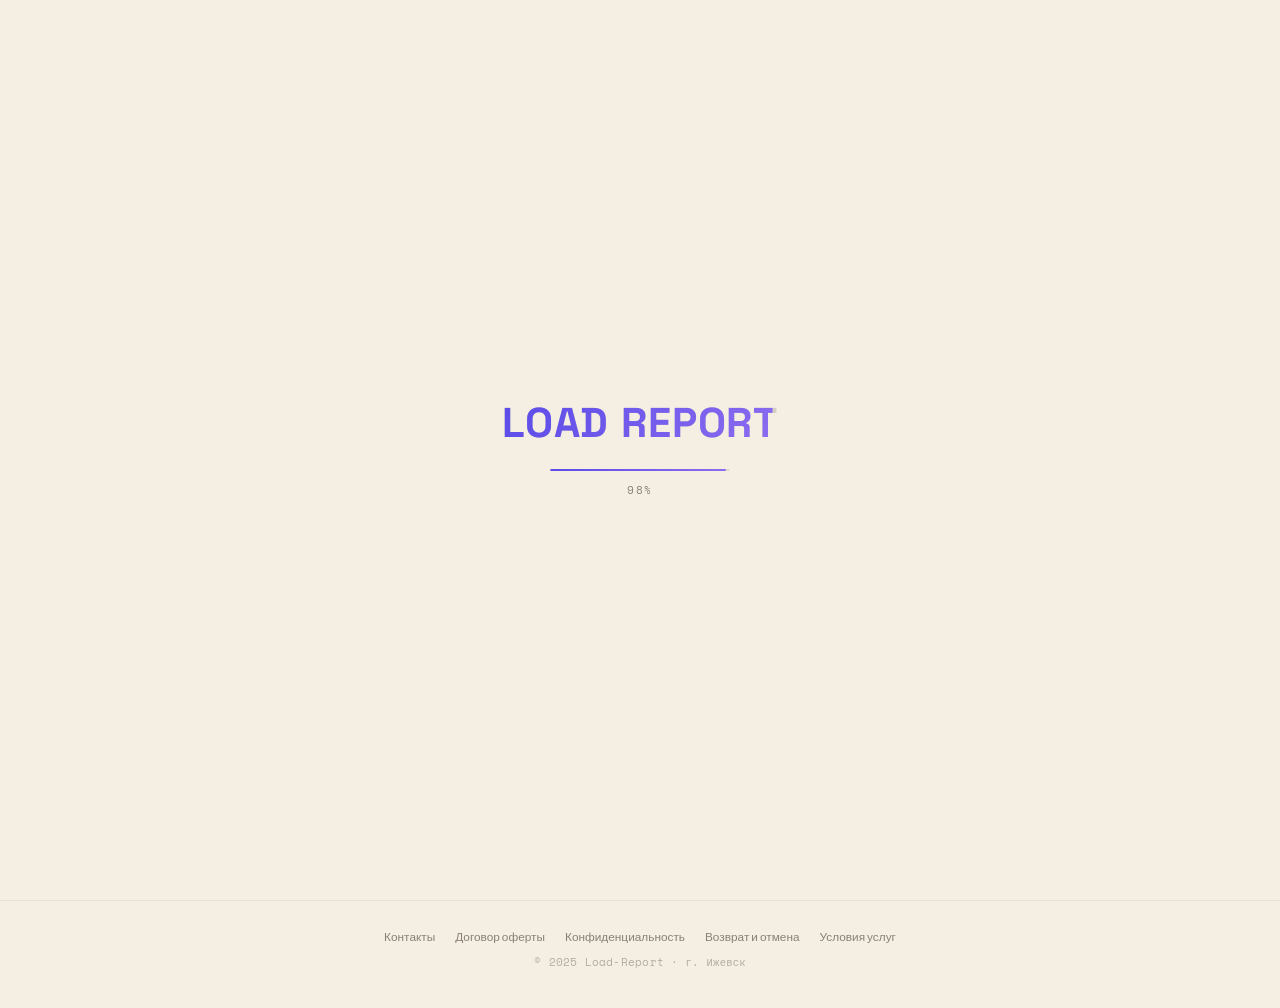
<file: profile.html>
<!DOCTYPE html>
<html lang="ru">
<head>
<meta charset="UTF-8">
<meta name="viewport" content="width=device-width, initial-scale=1.0">
<link rel="icon" type="image/svg+xml" href="favicon.svg">
<title>Load Report — Профиль</title>
<script>(function(){try{var m=localStorage.getItem('lr_theme_mode')||'system';var d=m==='system'?(matchMedia('(prefers-color-scheme: dark)').matches?'dark':'light'):m;document.documentElement.setAttribute('data-theme',d);}catch(e){}})();</script>
<link rel="preconnect" href="https://fonts.googleapis.com">
<link rel="preconnect" href="https://fonts.gstatic.com" crossorigin>
<link href="https://fonts.googleapis.com/css2?family=Space+Grotesk:wght@400;500;600;700&family=Plus+Jakarta+Sans:wght@300;400;500;600;700;800&family=Space+Mono:wght@400;700&display=swap" rel="stylesheet">
<link rel="stylesheet" href="app.css">
<style>
.banned-badge svg{width:11px;height:11px}
.code-inline{background:var(--surf-sunken);border:1px solid var(--border);border-radius:4px;padding:1px 6px;font-size:.8rem;font-family:var(--font-mono)}
</style>
</head>
<body>

<div id="loadingScreen">
  <div class="ls-wordmark">LOAD REPORT<span class="ls-wordmark-filled" id="lsLogoFill">LOAD REPORT</span></div>
  <div class="ls-bar-track"><div class="ls-bar-fill" id="lsBar"></div></div>
  <div class="ls-pct" id="lsPct">0%</div>
</div>

<div class="bg-ambient"><div class="blob b1"></div><div class="blob b2"></div></div>
<canvas id="dotGrid"></canvas>

<!-- NAV -->
<nav class="nav">
  <a class="nav-brand" href="profile.html"><span class="logo-mark">L</span>LOAD<b>REPORT</b></a>
  <div class="nav-right">
    <span class="nav-nick" id="navNick"></span>
    <div data-theme-switch></div>
    <button class="btn-ghost" onclick="logout()">Выйти →</button>
  </div>
</nav>

<!-- MAIN -->
<div class="wrap" id="mainWrap">
  <div class="main-layout" id="mainLayout" style="display:none">

    <!-- SIDEBAR -->
    <aside class="sidebar">
      <div class="sidebar-card">
        <div class="sidebar-ttl"><svg viewBox="0 0 24 24" fill="none" stroke="currentColor" stroke-width="2" stroke-linecap="round" stroke-linejoin="round"><path d="M17 21v-2a4 4 0 0 0-4-4H5a4 4 0 0 0-4 4v2"/><circle cx="9" cy="7" r="4"/><path d="M23 21v-2a4 4 0 0 0-3-3.87"/><path d="M16 3.13a4 4 0 0 1 0 7.75"/></svg> Игроки</div>
        <div class="user-list" id="userList">
          <div class="sidebar-empty"><span class="sp" style="width:11px;height:11px;margin-right:5px"></span>Загрузка...</div>
        </div>
      </div>
    </aside>

    <!-- PROFILE CONTENT -->
    <div class="profile-wrap">

      <!-- Viewing someone else's profile -->
      <div id="viewingBanner" style="display:none" class="viewing-banner">
        <span id="viewingText"></span>
        <button class="btn-back" onclick="goMyProfile()">&#8592; Мой профиль</button>
      </div>

      <!-- Profile header -->
      <div class="ph">
        <div class="av-outer">
          <div class="av" id="avEl"><span id="avLetter">?</span></div>
          <div class="av-ring"></div>
        </div>
        <div class="pi">
          <div class="pname-row">
            <div class="pname" id="pNick">&mdash;</div>
            <div class="pname-badges" id="pNameBadges"></div>
            <button class="btn-edit" id="btnEditNick" style="display:none" title="Изменить ник"
                    onclick="openEditModal('nick')">
              <svg viewBox="0 0 16 16" fill="none" xmlns="http://www.w3.org/2000/svg">
                <path d="M11.013 1.427a1.75 1.75 0 0 1 2.474 0l1.086 1.086a1.75 1.75 0 0 1 0 2.474l-8.61 8.61c-.21.21-.47.364-.756.445l-3.251.93a.75.75 0 0 1-.927-.928l.929-3.25c.081-.286.235-.547.445-.758l8.61-8.61zm1.414 1.06a.25.25 0 0 0-.354 0L10.811 3.75l1.439 1.44 1.263-1.263a.25.25 0 0 0 0-.354l-1.086-1.086zM11.189 6.25 9.75 4.81 3.23 11.33l-.479 1.679 1.679-.48 6.759-6.278z" fill="currentColor"/>
              </svg>
            </button>
          </div>
          <div class="badges" id="pBadges">
            <span class="badge badge-ver" id="statusBadge">
              <span class="badge-dot green" id="statusDot"></span>
              <span id="statusText">online</span>
            </span>
            <span class="badge badge-dc">
              <span class="badge-dot indigo"></span>Discord
            </span>
          </div>
        </div>
        <div class="ph-actions" id="phActions"></div>
      </div>

      <!-- Subscription card -->
      <div class="sub-card no-sub" id="subCard">
        <div class="sub-header-row">
          <div class="sub-title"><svg viewBox="0 0 24 24" fill="none" stroke="currentColor" stroke-width="2" stroke-linecap="round" stroke-linejoin="round"><rect x="2" y="5" width="20" height="14" rx="2"/><path d="M2 10h20"/></svg> Подписка Load Report</div>
          <div class="sub-status loading-st" id="subStatusBadge">
            <span id="subStatusText">Проверяем...</span>
          </div>
        </div>
        <div id="subBody">
          <div class="sub-loading-inner"><span class="sp"></span>Загружаем данные из базы...</div>
        </div>
      </div>

      <!-- Admin panel (only for devs) -->
      <div class="admin-panel" id="adminPanel" style="display:none">
        <div class="admin-panel-title"><svg viewBox="0 0 24 24" fill="none" stroke="currentColor" stroke-width="2" stroke-linecap="round" stroke-linejoin="round"><circle cx="12" cy="12" r="3"/><path d="M19.4 15a1.65 1.65 0 0 0 .33 1.82l.06.06a2 2 0 1 1-2.83 2.83l-.06-.06a1.65 1.65 0 0 0-1.82-.33 1.65 1.65 0 0 0-1 1.51V21a2 2 0 0 1-4 0v-.09A1.65 1.65 0 0 0 9 19.4a1.65 1.65 0 0 0-1.82.33l-.06.06a2 2 0 1 1-2.83-2.83l.06-.06a1.65 1.65 0 0 0 .33-1.82 1.65 1.65 0 0 0-1.51-1H3a2 2 0 0 1 0-4h.09A1.65 1.65 0 0 0 4.6 9a1.65 1.65 0 0 0-.33-1.82l-.06-.06a2 2 0 1 1 2.83-2.83l.06.06a1.65 1.65 0 0 0 1.82.33H9a1.65 1.65 0 0 0 1-1.51V3a2 2 0 0 1 4 0v.09a1.65 1.65 0 0 0 1 1.51 1.65 1.65 0 0 0 1.82-.33l.06-.06a2 2 0 1 1 2.83 2.83l-.06.06a1.65 1.65 0 0 0-.33 1.82V9a1.65 1.65 0 0 0 1.51 1H21a2 2 0 0 1 0 4h-.09a1.65 1.65 0 0 0-1.51 1z"/></svg> Панель администратора</div>
        <div class="admin-actions" id="adminActions"></div>
      </div>

      <!-- Stats -->
      <div class="sg">
        <div class="sc"><div class="si"><svg viewBox="0 0 24 24" fill="none" stroke="currentColor" stroke-width="2" stroke-linecap="round" stroke-linejoin="round"><path d="M2 20h.01"/><path d="M7 20v-4"/><path d="M12 20v-8"/><path d="M17 20V8"/><path d="M22 4v16"/></svg></div><div class="sv" id="sPing">—</div><div class="sl">Средний пинг</div></div>
        <div class="sc"><div class="si"><svg viewBox="0 0 24 24" fill="none" stroke="currentColor" stroke-width="2" stroke-linecap="round" stroke-linejoin="round"><polyline points="22 12 16 12 14 15 10 15 8 12 2 12"/><path d="M5.45 5.11 2 12v6a2 2 0 0 0 2 2h16a2 2 0 0 0 2-2v-6l-3.45-6.89A2 2 0 0 0 16.76 4H7.24a2 2 0 0 0-1.79 1.11z"/></svg></div><div class="sv" id="sCaught">—</div><div class="sl">Поймано репортов</div></div>
        <div class="sc"><div class="si"><svg viewBox="0 0 24 24" fill="none" stroke="currentColor" stroke-width="2"><circle cx="12" cy="12" r="10"/><circle cx="12" cy="12" r="6"/><circle cx="12" cy="12" r="2"/></svg></div><div class="sv" id="sChance">—</div><div class="sl">Шанс поймать</div></div>
      </div>

      <!-- Hunt time -->
      <div class="ac">
        <div class="sect">Время ловли репортов</div>
        <div class="hunt-time-inner" id="huntTimeEl">
          <span style="color:var(--muted);font-size:.875rem">Загрузка...</span>
        </div>
      </div>

      <!-- Achievements -->
      <div class="ac">
        <div class="sect">Достижения</div>
        <div class="ach-grid" id="achGrid">
          <!-- Will be filled by JS -->
        </div>
      </div>


      <!-- Support button (only on own profile) -->
      <div id="supportBtnWrap" style="display:none">
        <button class="support-btn" onclick="openSupportModal()">
          <svg width="16" height="16" viewBox="0 0 24 24" fill="none" stroke="currentColor" stroke-width="2"><path d="M21 15a2 2 0 0 1-2 2H7l-4 4V5a2 2 0 0 1 2-2h14a2 2 0 0 1 2 2z"/></svg>
          Написать в поддержку
        </button>
      </div>

      <!-- Dev support panel -->
      <div id="devSupportWrap" style="display:none">
        <button class="support-btn" style="background:rgba(139,92,246,.1);border-color:rgba(139,92,246,.3);color:var(--violet)" onclick="openDevTickets()">
          <svg width="16" height="16" viewBox="0 0 24 24" fill="none" stroke="currentColor" stroke-width="2"><path d="M14 2H6a2 2 0 0 0-2 2v16a2 2 0 0 0 2 2h12a2 2 0 0 0 2-2V8z"/><polyline points="14 2 14 8 20 8"/></svg>
          Панель тикетов
        </button>
      </div>
      <!-- Download section -->
      <div class="ac" id="downloadWrap">
        <div class="sect"><svg viewBox="0 0 24 24" fill="none" stroke="currentColor" stroke-width="2" stroke-linecap="round" stroke-linejoin="round"><path d="M21 15v4a2 2 0 0 1-2 2H5a2 2 0 0 1-2-2v-4"/><polyline points="7 10 12 15 17 10"/><line x1="12" y1="15" x2="12" y2="3"/></svg> Скачать файл</div>
        <div style="display:flex;flex-direction:column;gap:14px">
          <a href="https://github.com/SaportBati/report1/raw/refs/heads/main/!load.luac"
             download="!load.luac"
             style="display:flex;align-items:center;justify-content:center;gap:10px;padding:15px;background:linear-gradient(135deg,var(--blue),var(--violet));border:none;border-radius:13px;color:#fff;font-family:'Outfit',sans-serif;font-size:.95rem;font-weight:700;text-decoration:none;transition:all .25s;box-shadow:0 4px 28px rgba(59,130,246,.35)"
             onmouseover="this.style.transform='translateY(-2px)';this.style.boxShadow='0 8px 40px rgba(59,130,246,.55)'"
             onmouseout="this.style.transform='';this.style.boxShadow='0 4px 28px rgba(59,130,246,.35)'">
            <svg width="18" height="18" viewBox="0 0 24 24" fill="none" stroke="currentColor" stroke-width="2.5" stroke-linecap="round" stroke-linejoin="round"><path d="M21 15v4a2 2 0 0 1-2 2H5a2 2 0 0 1-2-2v-4"/><polyline points="7 10 12 15 17 10"/><line x1="12" y1="15" x2="12" y2="3"/></svg>
            Скачать !load.luac
          </a>
          <div style="background:var(--surf-sunken);border:1px solid var(--border);border-radius:12px;padding:16px 18px">
            <div style="font-size:.72rem;font-weight:700;letter-spacing:.12em;text-transform:uppercase;color:var(--cyan);margin-bottom:10px"><svg viewBox="0 0 24 24" fill="none" stroke="currentColor" stroke-width="2" stroke-linecap="round" stroke-linejoin="round"><path d="M14 2H6a2 2 0 0 0-2 2v16a2 2 0 0 0 2 2h12a2 2 0 0 0 2-2V8z"/><polyline points="14 2 14 8 20 8"/><line x1="16" y1="13" x2="8" y2="13"/><line x1="16" y1="17" x2="8" y2="17"/></svg> Инструкция по установке</div>
            <ol style="padding-left:18px;margin:0;display:flex;flex-direction:column;gap:7px">
              <li style="font-size:.83rem;color:var(--text-soft);line-height:1.5">Скачайте файл <code style="background:var(--surf-sunken);border:1px solid var(--border);border-radius:4px;padding:1px 6px;font-size:.8rem">!load.luac</code></li>
              <li style="font-size:.83rem;color:var(--text-soft);line-height:1.5">Откройте папку <code style="background:var(--surf-sunken);border:1px solid var(--border);border-radius:4px;padding:1px 6px;font-size:.8rem">moonloader</code> в директории вашего GTA San Andreas</li>
              <li style="font-size:.83rem;color:var(--text-soft);line-height:1.5">Поместите скачанный файл <code style="background:var(--surf-sunken);border:1px solid var(--border);border-radius:4px;padding:1px 6px;font-size:.8rem">!load.luac</code> в папку <code style="background:var(--surf-sunken);border:1px solid var(--border);border-radius:4px;padding:1px 6px;font-size:.8rem">moonloader</code></li>
              <li style="font-size:.83rem;color:var(--text-soft);line-height:1.5">Запустите игру — скрипт загрузится автоматически</li>
            </ol>
          </div>
        </div>
      </div>

      <!-- In-game window preview -->
      <div class="ac" id="previewWrap">
        <div class="sect"><svg viewBox="0 0 24 24" fill="none" stroke="currentColor" stroke-width="2" stroke-linecap="round" stroke-linejoin="round"><circle cx="13.5" cy="6.5" r=".6" fill="currentColor"/><circle cx="17.5" cy="10.5" r=".6" fill="currentColor"/><circle cx="8.5" cy="7.5" r=".6" fill="currentColor"/><circle cx="6.5" cy="12.5" r=".6" fill="currentColor"/><path d="M12 2C6.5 2 2 6.5 2 12s4.5 10 10 10c.93 0 1.65-.75 1.65-1.69 0-.44-.18-.83-.44-1.12-.29-.29-.44-.65-.44-1.13a1.64 1.64 0 0 1 1.67-1.67h2c3.05 0 5.56-2.5 5.56-5.55C22 6.01 17.5 2 12 2z"/></svg> Цвет так же применяется в игре!</div>
        <div style="display:flex;align-items:center;justify-content:center;padding:18px 0 6px">
          <canvas id="imguiPreview" width="250" height="68" style="border-radius:12px;display:block"></canvas>
        </div>
        <div style="text-align:center;font-size:.72rem;color:var(--muted);margin-top:8px">После смены цвета, нажмите Ctrl + R иначе цвет будет старым!</div>
      </div>

    </div><!-- /profile-wrap -->
  </div><!-- /main-layout -->
</div><!-- /wrap -->

<script src="shared.js"></script>
<script src="theme.js"></script>
<script>
// ── STATE ──
let _session = null;      // logged-in user
let _target  = null;      // user whose profile is shown
let _isOwn   = true;
let _isDev   = false;
let _subEntry= null;      // raw entry string from subs file
let _cachedEntries = null;
let _cdTimer = null;
let _autoRefreshTimer = null;
let _statusCheckTimer = null;
let _watchdog = null;

// ── HELPERS ──
function hideLoading(){
  var el=document.getElementById('loadingScreen');
  el.classList.add('hidden');
  setTimeout(function(){el.style.display='none';},620);
}

// ── DOT GRID
(function(){
  var canvas=document.getElementById('dotGrid');
  if(!canvas)return;
  var ctx=canvas.getContext('2d');
  var SPACING=36,DOT_R=1.2,MAX_R=2.8,BASE_ALPHA=0.07,MAX_ALPHA=0.42,INFLUENCE=160,MAX_SHIFT=5;
  var W=0,H=0,mx=-9999,my=-9999;
  function resize(){W=canvas.width=window.innerWidth;H=canvas.height=window.innerHeight;}
  resize();window.addEventListener('resize',resize);
  document.addEventListener('mousemove',function(e){mx=e.clientX;my=e.clientY;});
  document.addEventListener('mouseleave',function(){mx=-9999;my=-9999;});
  function draw(){
    ctx.clearRect(0,0,W,H);
    var offX=(W%SPACING)/2,offY=(H%SPACING)/2;
    var cols=Math.ceil(W/SPACING)+1,rows=Math.ceil(H/SPACING)+1;
    for(var r=0;r<rows;r++){
      for(var c=0;c<cols;c++){
        var gx=offX+c*SPACING,gy=offY+r*SPACING;
        var dx=mx-gx,dy=my-gy,dist=Math.sqrt(dx*dx+dy*dy);
        var prox=dist<INFLUENCE?1-dist/INFLUENCE:0;
        prox=prox*prox;
        var shift=prox*MAX_SHIFT;
        var px=gx+(dist>0?(dx/dist)*shift:0);
        var py=gy+(dist>0?(dy/dist)*shift:0);
        var alpha=BASE_ALPHA+prox*(MAX_ALPHA-BASE_ALPHA);
        var radius=DOT_R+prox*(MAX_R-DOT_R);
        ctx.beginPath();ctx.arc(px,py,radius,0,Math.PI*2);
        ctx.fillStyle='rgba(91,75,232,'+alpha.toFixed(3)+')';ctx.fill();
      }
    }
    requestAnimationFrame(draw);
  }
  draw();
})();

// ── LOADING BAR
(function(){
  var bar=document.getElementById('lsBar');
  var pct=document.getElementById('lsPct');
  var fill=document.getElementById('lsLogoFill');
  if(!bar)return;
  var t0=null,dur=1400;
  function frame(ts){
    if(!t0)t0=ts;
    var p=Math.min((ts-t0)/dur,1);
    var e=1-Math.pow(1-p,2.8);
    var v=Math.round(e*100);
    bar.style.width=v+'%';
    if(pct)pct.textContent=v+'%';
    if(fill)fill.style.clipPath='inset(0 '+(100-v)+'% 0 0)';
    if(p<1)requestAnimationFrame(frame);
  }
  requestAnimationFrame(frame);
})();

// ── RENDER SUBSCRIPTION ──
function renderSubscription(nick, entries, readonly){
  const cleanNick=stripBracketPrefix(nick).toLowerCase();
  let found=null;
  for(const raw of entries){
    const e=parseEntry(raw);
    if(stripBracketPrefix(e.nick).toLowerCase()===cleanNick){found=e;break;}
  }
  const card=document.getElementById('subCard'),
        statusBadge=document.getElementById('subStatusBadge'),
        body=document.getElementById('subBody');

  if(!found){
    card.className='sub-card free-sub';
    statusBadge.className='sub-status free';
    statusBadge.innerHTML='<span>Free</span>';
    if(readonly){
      body.innerHTML='<div class="sub-body"><div class="sub-field"><div class="sub-field-label">Тариф</div><div class="sub-field-value" style="color:var(--blue)">Free</div></div></div>';
    }else{
      body.innerHTML=`<div class="free-plan-block">
        <div class="free-plan-features">
          <div class="free-feat"><div class="free-feat-label">Тариф</div><div class="free-feat-value">Free</div></div>
          <div class="free-feat"><div class="free-feat-label">Отчётов в день</div><div class="free-feat-value limited">3 / день</div></div>
          <div class="free-feat"><div class="free-feat-label">Префикс</div><div class="free-feat-value limited">&mdash;</div></div>
          <div class="free-feat"><div class="free-feat-label">Статус</div><div class="free-feat-value" style="color:var(--blue)">Базовый доступ</div></div>
        </div>
        <div class="free-divider"></div>
        <button class="btn-buy" onclick="handleBuySubscription()"><span class="btn-buy-icon"><svg viewBox="0 0 24 24" fill="currentColor"><path d="M13 2 4.5 13.5H11l-1 8.5L19.5 10H13z"/></svg></span>Купить подписку</button>
        <button class="btn-trial" id="trialBtn" onclick="handleTrialSubscription()"><svg viewBox="0 0 24 24" fill="none" stroke="currentColor" stroke-width="2" stroke-linecap="round" stroke-linejoin="round"><polyline points="20 12 20 22 4 22 4 12"/><rect x="2" y="7" width="20" height="5"/><line x1="12" y1="22" x2="12" y2="7"/><path d="M12 7H7.5a2.5 2.5 0 0 1 0-5C11 2 12 7 12 7z"/><path d="M12 7h4.5a2.5 2.5 0 0 0 0-5C13 2 12 7 12 7z"/></svg>Получить пробную подписку · 2 дня</button>
      </div>`;
    }
    _subEntry=null;
    return;
  }

  const expired=isExpired(found.ts), timeLeft=formatTimeLeft(found.ts);
  const isCrit=found.ts!==0&&!expired&&(found.ts-Math.floor(Date.now()/1000))<86400*3;
  
  // Apply theme if viewing own profile or if color is set
  if(found.color) {
    applyThemeColor(found.color);
    if(_isOwn) {
      _session.themeColor = found.color;
      saveSession(_session);
    }
  }
  
  if(expired){
    card.className='sub-card expired-sub';
    statusBadge.className='sub-status expired';
    statusBadge.innerHTML='<span>Истекла</span>';
  }else{
    card.className='sub-card active-sub';
    statusBadge.className='sub-status active';
    statusBadge.innerHTML='<span>'+(found.ts===0?'Активна · Безлимит':'Активна')+'</span>';
  }

  let prefixHTML='<span style="color:var(--muted)">&mdash;</span>';
  if(found.prefix){
    const col=found.color?found.color.replace(/^#/,''):null;
    const style=col?'color:#'+col+';border-color:#'+col+'55;background:#'+col+'18':'';
    prefixHTML='<span class="prefix-badge" style="'+style+'">['+found.prefix+']</span>';
  }

  let expireHTML;
  if(expired) expireHTML='<span style="color:var(--red)">'+formatDate(found.ts)+'</span>';
  else if(found.ts===0) expireHTML='<span style="color:var(--gold)">∞ Безлимит</span>';
  else expireHTML='<span style="color:var(--green)">'+formatDate(found.ts)+'</span>';

  const timeHTML=timeLeft
    ?'<div class="sub-field"><div class="sub-field-label">Осталось</div><div class="sub-field-value'+(isCrit?' time-critical':'')+'" style="'+(isCrit?'':'color:var(--gold)')+'">'+timeLeft+'</div></div>'
    :'';

  const isTrial=found.prefix===TRIAL_PREFIX;
  let pfxPencil='';
  if(!readonly&&!isTrial&&!expired){
    const cdLeft=_isDev?0:getCdLeft(_session);
    const locked=!_isDev&&cdLeft>0;
    pfxPencil=`<button class="btn-edit${locked?' cd':''}" onclick="openEditModal('prefix')" title="${locked?'КД: '+fmtCd(cdLeft):'Изменить префикс'}">
      <svg viewBox="0 0 16 16" fill="none" xmlns="http://www.w3.org/2000/svg"><path d="M11.013 1.427a1.75 1.75 0 0 1 2.474 0l1.086 1.086a1.75 1.75 0 0 1 0 2.474l-8.61 8.61c-.21.21-.47.364-.756.445l-3.251.93a.75.75 0 0 1-.927-.928l.929-3.25c.081-.286.235-.547.445-.758l8.61-8.61zm1.414 1.06a.25.25 0 0 0-.354 0L10.811 3.75l1.439 1.44 1.263-1.263a.25.25 0 0 0 0-.354l-1.086-1.086zM11.189 6.25 9.75 4.81 3.23 11.33l-.479 1.679 1.679-.48 6.759-6.278z" fill="currentColor"/></svg>
    </button>`;
  }

  // Update _subEntry
  const rawFound=entries.find(raw=>{const e=parseEntry(raw);return stripBracketPrefix(e.nick).toLowerCase()===cleanNick;})||null;
  _subEntry=rawFound;

  body.innerHTML=`<div class="sub-body">
    <div class="sub-field"><div class="sub-field-label">Игровой ник</div><div class="sub-field-value" style="font-weight:600">${found.nick}</div></div>
    <div class="sub-field"><div class="sub-field-label">Префикс ${pfxPencil}</div><div class="sub-field-value">${prefixHTML}</div></div>
    <div class="sub-field"><div class="sub-field-label">${expired?'Истекла':'Действует до'}</div><div class="sub-field-value">${expireHTML}</div></div>
    ${timeHTML}
  </div>`;
}

// ── STATS ──
function setStatsLoading(){
  document.getElementById('sPing').innerHTML='<span class="sp" style="width:12px;height:12px;margin:0"></span>';
  document.getElementById('sCaught').innerHTML='<span class="sp" style="width:12px;height:12px;margin:0"></span>';
  document.getElementById('sChance').innerHTML='<span class="sp" style="width:12px;height:12px;margin:0"></span>';
  document.getElementById('huntTimeEl').innerHTML='<span style="color:var(--muted);font-size:.875rem">Загрузка...</span>';
  document.getElementById('subCard').className='sub-card no-sub';
  document.getElementById('subStatusBadge').className='sub-status loading-st';
  document.getElementById('subStatusBadge').innerHTML='<span>Проверяем...</span>';
  document.getElementById('subBody').innerHTML='<div class="sub-loading-inner"><span class="sp"></span>Загружаем данные из базы...</div>';
}

function applyStats(data){
  const{avgPing,totalCaught,chance}=computeStats(data);
  document.getElementById('sPing').textContent=avgPing!==null?avgPing+' мс':'—';
  document.getElementById('sCaught').textContent=totalCaught!==null?totalCaught:'—';
  document.getElementById('sChance').textContent=chance!==null?chance+'%':'—';
  renderHuntTime(data&&data.total_time_sec?data.total_time_sec:0);
  updateOnlineStatus(data);
  renderAchievements(data);
}

// ── ACHIEVEMENTS ──
const ACH_ICONS = {
  target: (color) => `<svg viewBox="0 0 24 24" fill="none" stroke="${color}" stroke-width="2.5" stroke-linecap="round" stroke-linejoin="round"><circle cx="12" cy="12" r="10"></circle><circle cx="12" cy="12" r="6"></circle><circle cx="12" cy="12" r="2"></circle></svg>`,
  trophy: (color) => `<svg viewBox="0 0 24 24" fill="none" stroke="${color}" stroke-width="2.5" stroke-linecap="round" stroke-linejoin="round"><path d="M6 9H4.5a2.5 2.5 0 0 1 0-5H6"></path><path d="M18 9h1.5a2.5 2.5 0 0 0 0-5H18"></path><path d="M4 22h16"></path><path d="M10 14.66V17c0 .55-.47.98-.97 1.21C7.85 18.75 7 20.24 7 22"></path><path d="M14 14.66V17c0 .55.47.98.97 1.21C16.15 18.75 17 20.24 17 22"></path><path d="M18 2H6v7a6 6 0 0 0 12 0V2Z"></path></svg>`,
  alert: (color) => `<svg viewBox="0 0 24 24" fill="none" stroke="${color}" stroke-width="2.5" stroke-linecap="round" stroke-linejoin="round"><circle cx="12" cy="12" r="10"></circle><line x1="12" y1="8" x2="12" y2="12"></line><line x1="12" y1="16" x2="12.01" y2="16"></line></svg>`,
  ghost: (color) => `<svg viewBox="0 0 24 24" fill="none" stroke="${color}" stroke-width="2.5" stroke-linecap="round" stroke-linejoin="round"><path d="M9 10L9.01 10"></path><path d="M15 10L15.01 10"></path><path d="M12 2a8 8 0 0 0-8 8v12l3-3 2.5 2.5L12 19l2.5 2.5L17 19l3 3V10a8 8 0 0 0-8-8z"></path></svg>`,
  skull: (color) => `<svg viewBox="0 0 24 24" fill="none" stroke="${color}" stroke-width="2.5" stroke-linecap="round" stroke-linejoin="round"><path d="M9 10L9.01 10"></path><path d="M15 10L15.01 10"></path><path d="M10 20C10 20 10 21 12 21C14 21 14 20 14 20"></path><path d="M12 2C7.03 2 3 6.03 3 11C3 13.5 4.5 15.5 6 17V20C6 21.1 6.9 22 8 22H16C17.1 22 18 21.1 18 20V17C19.5 15.5 21 13.5 21 11C21 6.03 16.97 2 12 2Z"></path></svg>`
};

const ACHIEVEMENTS = [
  { id: 'c10',  type: 'caught', threshold: 10,  title: 'Первые шаги', desc: 'Поймано 10 репортов', icon: 'target', color: '#3b82f6' },
  { id: 'c50',  type: 'caught', threshold: 50,  title: 'Опытный ловец', desc: 'Поймано 50 репортов', icon: 'target', color: '#10b981' },
  { id: 'c100', type: 'caught', threshold: 100, title: 'Мастер репортов', desc: 'Поймано 100 репортов', icon: 'target', color: '#f59e0b' },
  { id: 'c200', type: 'caught', threshold: 200, title: 'Гроза нарушителей', desc: 'Поймано 200 репортов', icon: 'trophy', color: '#8b5cf6' },
  { id: 'c500', type: 'caught', threshold: 500, title: 'Легенда сервера', desc: 'Поймано 500 репортов', icon: 'trophy', color: '#facc15' },
  { id: 'm10',  type: 'missed', threshold: 10,  title: 'Бывает и такое', desc: 'Пропущено 10 репортов', icon: 'alert', color: '#94a3b8' },
  { id: 'm50',  type: 'missed', threshold: 50,  title: 'Нужна тренировка', desc: 'Пропущено 50 репортов', icon: 'alert', color: '#64748b' },
  { id: 'm100', type: 'missed', threshold: 100, title: 'Не сегодня', desc: 'Пропущено 100 репортов', icon: 'ghost', color: '#ef4444' },
  { id: 'm200', type: 'missed', threshold: 200, title: 'Почти успел', desc: 'Пропущено 200 репортов', icon: 'ghost', color: '#b91c1c' },
  { id: 'm500', type: 'missed', threshold: 500, title: 'Спящий режим', desc: 'Пропущено 500 репортов', icon: 'skull', color: '#450a0a' },
];

async function setThemeColor(hex) {
  if(!_isOwn) return;
  if(!_subEntry) {
    alert('Смена оформления доступна только с активной подпиской.');
    return;
  }
  const e = parseEntry(_subEntry);
  if(isExpired(e.ts)) {
    alert('Подписка истекла — обнови её для смены оформления.');
    return;
  }

  const items = document.querySelectorAll('.ach-item');
  items.forEach(it => it.classList.remove('active-theme'));

  try {
    const {sha, entries} = await githubFetch();
    const cleanNick = stripBracketPrefix(_session.nick).toLowerCase();
    const idx = entries.findIndex(raw => {
      const e = parseEntry(raw);
      return stripBracketPrefix(e.nick).toLowerCase() === cleanNick;
    });
    if(idx === -1) throw new Error('Запись подписки не найдена');
    
    const entry = parseEntry(entries[idx]);
    entries[idx] = entry.nick + '|' + entry.ts + '|' + (entry.prefix || '') + '|' + hex;
    
    await githubPush(sha, entries, 'ThemeUpdate:' + _session.nick + '->' + hex);
    
    _subEntry = entries[idx];
    
    // Save to session for persistence across pages
    _session.themeColor = hex;
    saveSession(_session);
    
    applyThemeColor(hex);
    
    // Re-render achievements to show the new active theme
    renderAchievements(_targetStats);
  } catch(e) {
    alert('Ошибка при сохранении темы: ' + e.message);
  }
}

let _targetStats = null;
function renderAchievements(data){
  _targetStats = data;
  const caught = data?.total_caught || 0;
  const missed = data?.total_missed || 0;
  
  const grid = document.getElementById('achGrid');
  const badgeContainer = document.getElementById('pNameBadges');
  if(!grid || !badgeContainer) return;
  
  grid.innerHTML = '';
  badgeContainer.innerHTML = '';
  
  const currentTheme = _subEntry ? parseEntry(_subEntry).color : null;
  
  ACHIEVEMENTS.forEach(ach => {
    const val = ach.type === 'caught' ? caught : missed;
    const isUnlocked = val >= ach.threshold;
    const isActive = currentTheme && currentTheme.toLowerCase() === ach.color.toLowerCase();
    
    // 1. Grid item
    const item = document.createElement('div');
    item.className = 'ach-item' + (isUnlocked ? ' unlocked' : '') + (isActive ? ' active-theme' : '');
    if(isUnlocked && _isOwn) {
      item.onclick = () => setThemeColor(ach.color);
      item.title = 'Нажмите, чтобы установить этот цвет как тему сайта';
    }
    
    item.innerHTML = `
      <div class="theme-badge">Тема</div>
      <div class="ach-icon-large">${ACH_ICONS[ach.icon](isUnlocked ? ach.color : 'rgba(255,255,255,0.1)')}</div>
      <div class="ach-title">${ach.title}</div>
      <div class="ach-desc">${ach.desc}</div>
    `;
    grid.appendChild(item);
    
    // 2. Name badge (only if unlocked)
    if(isUnlocked) {
      const badge = document.createElement('div');
      badge.className = 'ach-badge';
      badge.setAttribute('data-tooltip', `${ach.title}\n${ach.desc}`);
      badge.innerHTML = ACH_ICONS[ach.icon](ach.color);
      badgeContainer.appendChild(badge);
    }
  });
}

function renderHuntTime(secs){
  const el=document.getElementById('huntTimeEl');
  const t=formatHuntTime(secs);
  if(!t){el.innerHTML='<span style="color:var(--muted);font-size:.875rem">Нет данных — начни ловлю!</span>';return;}
  const parts=[];
  if(t.d>0)parts.push({val:t.d,lbl:'дней'});
  parts.push({val:t.h,lbl:'часов'});
  parts.push({val:t.m,lbl:'минут'});
  parts.push({val:t.s,lbl:'секунд'});
  el.innerHTML=parts.map((p,i)=>
    (i>0?'<span class="hunt-sep">:</span>':'')+
    '<div class="hunt-seg"><div class="hunt-val">'+String(p.val).padStart(2,'0')+'</div><div class="hunt-lbl">'+p.lbl+'</div></div>'
  ).join('');
}

function updateOnlineStatus(data){
  const badge=document.getElementById('statusBadge'),dot=document.getElementById('statusDot'),txt=document.getElementById('statusText');
  if(!badge||!dot||!txt)return;
  const lastUpdated=data&&data.last_updated?data.last_updated:null;
  const isOnline=lastUpdated&&(Math.floor(Date.now()/1000)-lastUpdated)<70;
  if(isOnline){
    badge.style.cssText='background:rgba(16,185,129,.1);border:1px solid rgba(16,185,129,.2);color:#6ee7b7';
    dot.className='badge-dot green';txt.textContent='online';
  }else{
    badge.style.cssText='background:rgba(239,68,68,.1);border:1px solid rgba(239,68,68,.25);color:#fca5a5';
    dot.className='badge-dot red';txt.textContent='offline';
  }
}

// ── AVATAR ──
function renderAvatar(user){
  const avEl=document.getElementById('avEl'),letter=document.getElementById('avLetter');
  avEl.querySelectorAll('img').forEach(i=>i.remove());
  if(user.avatar){
    letter.style.display='none';
    const img=document.createElement('img');
    img.alt=user.nick;img.src=user.avatar;
    img.onerror=()=>{img.remove();letter.style.display='';letter.textContent=user.nick[0].toUpperCase();};
    avEl.insertBefore(img,avEl.firstChild);
  }else{
    letter.style.display='';letter.textContent=user.nick[0].toUpperCase();
  }
}

// ── LOAD SIDEBAR ──
async function loadSidebar(){
  const ul=document.getElementById('userList');
  try{
    const[{users},entries]=await Promise.all([readDB(),fetchSubscriptions()]);
    _cachedEntries=entries;
    if(!users||!users.length){ul.innerHTML='<div class="sidebar-empty">Пока нет игроков</div>';return;}
    ul.innerHTML='';
    for(const u of users){
      const subEntry=entries.find(raw=>{
        const e=parseEntry(raw);
        return stripBracketPrefix(e.nick).toLowerCase()===stripBracketPrefix(u.nick).toLowerCase();
      });
      const prefix=subEntry?parseEntry(subEntry).prefix:null;
      const isDev = u.roles && u.roles.includes('admin');
      const isMe=_session&&u.nick.toLowerCase()===_session.nick.toLowerCase();
      const isViewing=_target&&_target.nick.toLowerCase()===u.nick.toLowerCase();

      const item=document.createElement('div');
      item.className='user-item'+(isMe?' is-me':'')+(isViewing?' is-active':'');
      item.onclick=()=>navigateToProfile(u.nick);

      const avHTML=u.avatar
        ?'<div class="uav"><img src="'+u.avatar+'" alt="" onerror="this.parentNode.innerHTML=\''+u.nick[0].toUpperCase()+'\'"></div>'
        :'<div class="uav">'+u.nick[0].toUpperCase()+'</div>';
      const pfxHTML=prefix
        ?'<div class="upfx'+(isDev?' is-dev':'')+'">'+( isDev?'<svg viewBox="0 0 24 24" fill="none" stroke="currentColor" stroke-width="2" stroke-linecap="round" stroke-linejoin="round"><circle cx="12" cy="12" r="3"/><path d="M19.4 15a1.65 1.65 0 0 0 .33 1.82l.06.06a2 2 0 1 1-2.83 2.83l-.06-.06a1.65 1.65 0 0 0-1.82-.33 1.65 1.65 0 0 0-1 1.51V21a2 2 0 0 1-4 0v-.09A1.65 1.65 0 0 0 9 19.4a1.65 1.65 0 0 0-1.82.33l-.06.06a2 2 0 1 1-2.83-2.83l.06-.06a1.65 1.65 0 0 0 .33-1.82 1.65 1.65 0 0 0-1.51-1H3a2 2 0 0 1 0-4h.09A1.65 1.65 0 0 0 4.6 9a1.65 1.65 0 0 0-.33-1.82l-.06-.06a2 2 0 1 1 2.83-2.83l.06.06a1.65 1.65 0 0 0 1.82.33H9a1.65 1.65 0 0 0 1-1.51V3a2 2 0 0 1 4 0v.09a1.65 1.65 0 0 0 1 1.51 1.65 1.65 0 0 0 1.82-.33l.06-.06a2 2 0 1 1 2.83 2.83l-.06.06a1.65 1.65 0 0 0-.33 1.82V9a1.65 1.65 0 0 0 1.51 1H21a2 2 0 0 1 0 4h-.09a1.65 1.65 0 0 0-1.51 1z"/></svg>':'')+'['+prefix+']</div>'
        :'<div class="upfx">Free</div>';

      item.innerHTML=avHTML+'<div class="uinfo"><div class="uname">'+u.nick+'</div>'+pfxHTML+'</div>';
      ul.appendChild(item);
    }
  }catch(e){
    ul.innerHTML='<div class="sidebar-empty" style="color:#fca5a5">Ошибка</div>';
  }
}

function setSidebarHighlight(){
  document.querySelectorAll('.user-item').forEach(el=>{
    const n=el.querySelector('.uname');if(!n)return;
    const nick=n.textContent.toLowerCase();
    el.classList.remove('is-me','is-active');
    if(_session&&nick===_session.nick.toLowerCase()) el.classList.add('is-me');
    if(_target&&nick===_target.nick.toLowerCase()) el.classList.add('is-active');
  });
}

// ── NAVIGATE ──
function navigateToProfile(nick){
  if(_session&&nick.toLowerCase()===_session.nick.toLowerCase()){
    window.location.href='profile.html';
  }else{
    window.location.href='profile.html?user='+encodeURIComponent(nick);
  }
}

// ── RENDER PROFILE ──
async function renderProfile(){
  document.getElementById('pNick').textContent=_target.nick;
  renderAvatar(_target);
  setStatsLoading();

  // Viewing banner
  const banner=document.getElementById('viewingBanner'),vtext=document.getElementById('viewingText');
  if(_isOwn){
    banner.style.display='none';
    document.title='Load Report — Мой профиль';
  }else{
    vtext.innerHTML='<svg viewBox="0 0 24 24" fill="none" stroke="currentColor" stroke-width="2" stroke-linecap="round" stroke-linejoin="round"><path d="M1 12s4-8 11-8 11 8 11 8-4 8-11 8-11-8-11-8z"/><circle cx="12" cy="12" r="3"/></svg> Профиль: '+escHtml(_target.nick);
    banner.style.display='flex';
    document.title='Load Report — '+_target.nick;
  }

  // Nav nick
  if(_session) document.getElementById('navNick').textContent='@'+_session.nick;

  // Check if session user is admin
  _isDev = _session && Array.isArray(_session.roles) && _session.roles.includes('admin');

  // Delete button (only devs)
  const phActions=document.getElementById('phActions');
  phActions.innerHTML='';
  if(_isDev){
    const btn=document.createElement('button');
    btn.className='btn-del-acc';
    btn.innerHTML=_isOwn?'<svg viewBox="0 0 24 24" fill="none" stroke="currentColor" stroke-width="2" stroke-linecap="round" stroke-linejoin="round"><polyline points="3 6 5 6 21 6"/><path d="M19 6v14a2 2 0 0 1-2 2H7a2 2 0 0 1-2-2V6m3 0V4a2 2 0 0 1 2-2h4a2 2 0 0 1 2 2v2"/></svg> Удалить мой аккаунт':'<svg viewBox="0 0 24 24" fill="none" stroke="currentColor" stroke-width="2" stroke-linecap="round" stroke-linejoin="round"><polyline points="3 6 5 6 21 6"/><path d="M19 6v14a2 2 0 0 1-2 2H7a2 2 0 0 1-2-2V6m3 0V4a2 2 0 0 1 2-2h4a2 2 0 0 1 2 2v2"/></svg> Удалить аккаунт';
    btn.onclick=()=>promptDelete();
    phActions.appendChild(btn);
  }

  // Edit nick pencil
  const nickPencilBtn=document.getElementById('btnEditNick');
  if(_isOwn||_isDev){
    nickPencilBtn.style.display='inline-flex';
    try{
      const{users}=await readDB();
      const fresh=users.find(u=>u.id===_target.id);
      if(fresh){
        Object.assign(_target,fresh);
        if(_isOwn){Object.assign(_session,fresh);saveSession(_session);}
      }
    }catch(e){}
    const cdLeft=_isDev?0:getCdLeft(_isOwn?_session:_target);
    if(!_isDev&&cdLeft>0){
      nickPencilBtn.classList.add('cd');
      nickPencilBtn.title='КД: '+fmtCd(cdLeft);
    }else{
      nickPencilBtn.classList.remove('cd');
      nickPencilBtn.title='Изменить ник';
    }
  }else{
    nickPencilBtn.style.display='none';
  }

  // Load sub + stats
  const[er,sr]=await Promise.allSettled([
    fetchSubscriptions(),
    fetchPlayerStats(_target.nick)
  ]);
  if(er.status==='fulfilled'){_cachedEntries=er.value;}
  const entries=er.status==='fulfilled'?er.value:(_cachedEntries||[]);
  renderSubscription(_target.nick,entries,!_isOwn);
  applyStats(sr.status==='fulfilled'?sr.value:null);
  renderAdminPanel();
  showSupportButtons();
}

// ── ADMIN PANEL ──
function renderAdminPanel(){
  const panel=document.getElementById('adminPanel'),acts=document.getElementById('adminActions');
  if(!_isDev){panel.style.display='none';return;}
  panel.style.display='block';
  acts.innerHTML='';
  const btns=[
    {label:'<svg viewBox="0 0 24 24" fill="none" stroke="currentColor" stroke-width="2" stroke-linecap="round" stroke-linejoin="round"><circle cx="12" cy="12" r="10"/><line x1="12" y1="16" x2="12" y2="12"/><line x1="12" y1="8" x2="12.01" y2="8"/></svg> Информация об аккаунте', cls:'abtn-blue',   fn:adminShowInfo},
    {label:'<svg viewBox="0 0 24 24" fill="none" stroke="currentColor" stroke-width="2" stroke-linecap="round" stroke-linejoin="round"><path d="M12 20h9"/><path d="M16.5 3.5a2.121 2.121 0 0 1 3 3L7 19l-4 1 1-4 12.5-12.5z"/></svg> Изменить префикс',       cls:'abtn-violet', fn:()=>openEditModal('prefix')},
    {label:'<svg viewBox="0 0 24 24" fill="none" stroke="currentColor" stroke-width="2" stroke-linecap="round" stroke-linejoin="round"><line x1="18" y1="20" x2="18" y2="10"/><line x1="12" y1="20" x2="12" y2="4"/><line x1="6" y1="20" x2="6" y2="14"/></svg> Редактировать статистику',cls:'abtn-orange', fn:adminEditStats},
    {label:_target.banned?'<svg viewBox="0 0 24 24" fill="none" stroke="currentColor" stroke-width="2.4" stroke-linecap="round" stroke-linejoin="round"><polyline points="20 6 9 17 4 12"/></svg> Снять блокировку':'<svg viewBox="0 0 24 24" fill="none" stroke="currentColor" stroke-width="2" stroke-linecap="round" stroke-linejoin="round"><circle cx="12" cy="12" r="10"/><line x1="4.93" y1="4.93" x2="19.07" y2="19.07"/></svg> Заблокировать', cls:_target.banned?'abtn-green':'abtn-red', fn:adminToggleBan},
  ];
  btns.forEach(b=>{
    const btn=document.createElement('button');
    btn.className='admin-btn '+b.cls;
    btn.innerHTML=b.label;
    btn.onclick=b.fn;
    acts.appendChild(btn);
  });
}

// ── ADMIN — INFO ──
async function adminShowInfo(){
  if(document.getElementById('_am'))return;
  let fullUser=_target;
  try{const{users}=await readDB();const f=users.find(u=>u.id===_target.id);if(f)fullUser=f;}catch(e){}
  const banned=fullUser.banned;
  const banInfo=banned?(fullUser.bannedUntil===0?'Навсегда':new Date(fullUser.bannedUntil*1000).toLocaleString('ru')):'Нет';
  const ov=document.createElement('div');ov.className='modal-overlay';ov.id='_am';
  ov.innerHTML=`<div class="modal-box admin-box">
    <div class="modal-ttl"><svg viewBox="0 0 24 24" fill="none" stroke="currentColor" stroke-width="2" stroke-linecap="round" stroke-linejoin="round"><circle cx="12" cy="12" r="10"/><line x1="12" y1="16" x2="12" y2="12"/><line x1="12" y1="8" x2="12.01" y2="8"/></svg> Информация: ${fullUser.nick}</div>
    <div class="admin-info-grid">
      <div class="aig-field"><div class="aig-label">Ник</div><div class="aig-value">${fullUser.nick}</div></div>
      <div class="aig-field"><div class="aig-label">ID в системе</div><div class="aig-value mono">${fullUser.id}</div></div>
      <div class="aig-field"><div class="aig-label">Discord ID</div><div class="aig-value mono">${fullUser.discordId||'—'}</div></div>
      <div class="aig-field"><div class="aig-label">Email</div><div class="aig-value mono">${fullUser.email||'—'}</div></div>
      <div class="aig-field"><div class="aig-label">Способ входа</div><div class="aig-value">${fullUser.via||'—'}</div></div>
      <div class="aig-field"><div class="aig-label">Регистрация</div><div class="aig-value mono">${fullUser.createdAt?new Date(fullUser.createdAt).toLocaleString('ru'):'—'}</div></div>
      <div class="aig-field"><div class="aig-label">Последний вход</div><div class="aig-value mono">${fullUser.lastLogin?new Date(fullUser.lastLogin).toLocaleString('ru'):'—'}</div></div>
      <div class="aig-field"><div class="aig-label">КД редактирования</div><div class="aig-value">${fullUser.editCooldown?fmtCd(getCdLeft(fullUser)):'—'}</div></div>
      <div class="aig-field" style="grid-column:1/-1"><div class="aig-label">Статус блокировки</div><div class="aig-value">${banned?`<span class="banned-badge"><svg viewBox="0 0 24 24" fill="none" stroke="currentColor" stroke-width="2" stroke-linecap="round" stroke-linejoin="round"><circle cx="12" cy="12" r="10"/><line x1="4.93" y1="4.93" x2="19.07" y2="19.07"/></svg> Заблокирован до: ${banInfo}</span>`:'<span style="color:var(--green)">Активен</span>'}</div></div>
      <div class="aig-field" style="grid-column:1/-1"><div class="aig-label">Avatar URL</div><div class="aig-value mono" style="font-size:.7rem">${fullUser.avatar||'—'}</div></div>
    </div>
    <div class="modal-acts"><button class="mbtn mbtn-cancel" onclick="closeAm()">Закрыть</button></div>
  </div>`;
  document.body.appendChild(ov);
  ov.addEventListener('click',e=>{if(e.target===ov)closeAm();});
}

// ── ADMIN — EDIT STATS ──
async function adminEditStats(){
  if(document.getElementById('_am'))return;
  let cur={total_caught:0,total_missed:0,total_time_sec:0,avg_ping:0};
  try{const d=await fetchPlayerStats(_target.nick);if(d)Object.assign(cur,d);}catch(e){}
  const ov=document.createElement('div');ov.className='modal-overlay';ov.id='_am';
  ov.innerHTML=`<div class="modal-box admin-box">
    <div class="modal-ttl"><svg viewBox="0 0 24 24" fill="none" stroke="currentColor" stroke-width="2" stroke-linecap="round" stroke-linejoin="round"><line x1="18" y1="20" x2="18" y2="10"/><line x1="12" y1="20" x2="12" y2="4"/><line x1="6" y1="20" x2="6" y2="14"/></svg> Статистика: ${_target.nick}</div>
    <div class="stats-edit-grid">
      <div class="seg-field"><div class="seg-label">Поймано</div><input class="seg-input" id="_se_caught" type="number" min="0" value="${cur.total_caught}"></div>
      <div class="seg-field"><div class="seg-label">Пропущено</div><input class="seg-input" id="_se_missed" type="number" min="0" value="${cur.total_missed}"></div>
      <div class="seg-field"><div class="seg-label">Время (сек)</div><input class="seg-input" id="_se_time" type="number" min="0" value="${cur.total_time_sec}"></div>
      <div class="seg-field"><div class="seg-label">Средний пинг</div><input class="seg-input" id="_se_ping" type="number" min="0" value="${cur.avg_ping}"></div>
    </div>
    <div class="modal-acts">
      <button class="mbtn mbtn-cancel" onclick="closeAm()">Отмена</button>
      <button class="mbtn mbtn-save" id="_se_save" onclick="adminSaveStats()">Сохранить</button>
    </div>
  </div>`;
  document.body.appendChild(ov);
  ov.addEventListener('click',e=>{if(e.target===ov)closeAm();});
}

async function adminSaveStats(){
  const btn=document.getElementById('_se_save');
  if(btn){btn.disabled=true;btn.innerHTML='<span class="sp"></span>Сохраняем...';}
  try{
    const data={
      total_caught:parseInt(document.getElementById('_se_caught').value)||0,
      total_missed:parseInt(document.getElementById('_se_missed').value)||0,
      total_time_sec:parseInt(document.getElementById('_se_time').value)||0,
      avg_ping:parseInt(document.getElementById('_se_ping').value)||0,
    };
    
    const r = await fetch(WORKER_URL + '/admin-action', {
          method: 'POST',
          headers: {'Content-Type': 'application/json'},
          body: JSON.stringify({
            adminNick: _session.nick,
            action: 'editStats',
            targetNick: _target.nick,
            payload: data
          })
        });
    const res = await r.json();
    if (!r.ok) throw new Error(res.error || 'Worker error ' + r.status);

    closeAm();
    applyStats(data);
  }catch(e){
    if(btn){btn.disabled=false;btn.textContent='Сохранить';}
    alert('Ошибка: '+e.message);
  }
}

// ── ADMIN — BAN ──
async function adminToggleBan(){
  if(document.getElementById('_am'))return;
  let fullUser=_target;
  try{const{users}=await readDB();const f=users.find(u=>u.id===_target.id);if(f)fullUser=f;}catch(e){}
  const isBanned=!!fullUser.banned;
  const ov=document.createElement('div');ov.className='modal-overlay';ov.id='_am';
  if(isBanned){
    ov.innerHTML=`<div class="modal-box admin-box">
      <div class="modal-ttl"><svg viewBox="0 0 24 24" fill="none" stroke="currentColor" stroke-width="2.4" stroke-linecap="round" stroke-linejoin="round"><polyline points="20 6 9 17 4 12"/></svg> Снять блокировку</div>
      <div class="modal-txt">Разблокировать аккаунт <strong>${fullUser.nick}</strong>?</div>
      <div class="modal-acts">
        <button class="mbtn mbtn-cancel" onclick="closeAm()">Отмена</button>
        <button class="mbtn mbtn-save" onclick="adminExecUnban('${fullUser.id}')">Разблокировать</button>
      </div>
    </div>`;
  }else{
    ov.innerHTML=`<div class="modal-box admin-box">
      <div class="modal-ttl"><svg viewBox="0 0 24 24" fill="none" stroke="currentColor" stroke-width="2" stroke-linecap="round" stroke-linejoin="round"><circle cx="12" cy="12" r="10"/><line x1="4.93" y1="4.93" x2="19.07" y2="19.07"/></svg> Заблокировать</div>
      <div class="modal-txt">Заблокировать возможность обновлять статус для <strong>${fullUser.nick}</strong>.</div>
      <div class="ban-row">
        <input class="ban-input" id="_ban_dur" type="number" min="1" placeholder="Срок (0 = навсегда)">
        <select class="ban-unit" id="_ban_unit">
          <option value="3600">часов</option>
          <option value="86400" selected>дней</option>
          <option value="604800">недель</option>
        </select>
      </div>
      <div style="font-size:.75rem;color:var(--muted);margin-bottom:16px;text-align:left">0 = бессрочная блокировка.</div>
      <div class="modal-acts">
        <button class="mbtn mbtn-cancel" onclick="closeAm()">Отмена</button>
        <button class="mbtn mbtn-del" onclick="adminExecBan('${fullUser.id}')">Заблокировать</button>
      </div>
    </div>`;
  }
  document.body.appendChild(ov);
  ov.addEventListener('click',e=>{if(e.target===ov)closeAm();});
}

async function adminExecBan(userId){
  const dur=parseInt(document.getElementById('_ban_dur')?.value||0)||0;
  const unit=parseInt(document.getElementById('_ban_unit')?.value||86400);
  const bannedUntil=dur===0?0:Math.floor(Date.now()/1000)+dur*unit;
  const btn=document.querySelector('#_am .mbtn-del');
  if(btn){btn.disabled=true;btn.textContent='Блокируем...';}
  try{
    const r = await fetch(WORKER_URL + '/admin-action', {
          method: 'POST',
          headers: {'Content-Type': 'application/json'},
          body: JSON.stringify({
            adminNick: _session.nick,
            action: 'ban',
            targetNick: _target.nick,
            payload: { bannedUntil }
          })
        });
    const res = await r.json();
    if (!r.ok) throw new Error(res.error || 'Worker error ' + r.status);
    
    closeAm();
    Object.assign(_target,{banned:true,bannedUntil});
    renderAdminPanel();
  }catch(e){if(btn){btn.disabled=false;btn.textContent='Заблокировать';}alert('Ошибка: '+e.message);}
}

async function adminExecUnban(userId){
      const btn=document.querySelector('#_am .mbtn-save');
      if(btn){btn.disabled=true;btn.textContent='Разблокируем...';}
      try{
        const r = await fetch(WORKER_URL + '/admin-action', {
          method: 'POST',
          headers: {'Content-Type': 'application/json'},
          body: JSON.stringify({
            adminNick: _session.nick,
            action: 'unban',
            targetNick: _target.nick
          })
        });
        const res = await r.json();
        if (!r.ok) throw new Error(res.error || 'Worker error ' + r.status);

        closeAm();
        delete _target.banned;delete _target.bannedUntil;
        renderAdminPanel();
      }catch(e){if(btn){btn.disabled=false;btn.textContent='Разблокировать';}alert('Ошибка: '+e.message);}
    }

function closeAm(){const m=document.getElementById('_am');if(m)m.remove();}

// ── DELETE ACCOUNT ──
function promptDelete(){
  if(document.getElementById('_delModal'))return;
  const ov=document.createElement('div');ov.className='modal-overlay';ov.id='_delModal';
  ov.innerHTML=`<div class="modal-box">
    <div class="modal-ttl"><svg viewBox="0 0 24 24" fill="none" stroke="currentColor" stroke-width="2" stroke-linecap="round" stroke-linejoin="round"><path d="M10.29 3.86 1.82 18a2 2 0 0 0 1.71 3h16.94a2 2 0 0 0 1.71-3L13.71 3.86a2 2 0 0 0-3.42 0z"/><line x1="12" y1="9" x2="12" y2="13"/><line x1="12" y1="17" x2="12.01" y2="17"/></svg> Удалить аккаунт</div>
    <div class="modal-txt">Аккаунт <strong>${_target.nick}</strong> будет удалён безвозвратно. Продолжить?</div>
    <div class="modal-acts">
      <button class="mbtn mbtn-cancel" onclick="document.getElementById('_delModal').remove()">Отмена</button>
      <button class="mbtn mbtn-del" id="_delOk">Удалить</button>
    </div>
  </div>`;
  document.body.appendChild(ov);
  document.getElementById('_delOk').onclick=execDelete;
}

async function execDelete(){
      const btn=document.getElementById('_delOk');
      if(btn){btn.disabled=true;btn.textContent='Удаляем...';}
      try{
        const r = await fetch(WORKER_URL + '/admin-action', {
          method: 'POST',
          headers: {'Content-Type': 'application/json'},
          body: JSON.stringify({
            adminNick: _session.nick,
            action: 'deleteUser',
            targetNick: _target.nick
          })
        });
        const res = await r.json();
        if (!r.ok) throw new Error(res.error || 'Worker error ' + r.status);

        document.getElementById('_delModal')?.remove();
        if(_isOwn){
          stopTimers();clearSession();
          window.location.href='index.html';
        }else{
          window.location.href='profile.html';
        }
      }catch(e){
        if(btn){btn.disabled=false;btn.textContent='Удалить';}
        alert('Ошибка: '+e.message);
      }
    }

// ── BUY / TRIAL ──
function handleBuySubscription(){window.location.href='buy.html';}

async function handleTrialSubscription(){
  const btn=document.getElementById('trialBtn');if(!btn)return;
  btn.disabled=true;btn.innerHTML='<span class="sp"></span>Проверяем...';
  try{
    const{sha,entries}=await githubFetch();
    const cleanNick=stripBracketPrefix(_session.nick).toLowerCase();
    if(entries.some(raw=>{const e=parseEntry(raw);return stripBracketPrefix(e.nick).toLowerCase()===cleanNick;})){
      btn.disabled=true;btn.innerHTML='<svg viewBox="0 0 24 24" fill="none" stroke="currentColor" stroke-width="2" stroke-linecap="round" stroke-linejoin="round"><circle cx="12" cy="12" r="10"/><line x1="4.93" y1="4.93" x2="19.07" y2="19.07"/></svg>Пробная подписка уже была использована';return;
    }
    btn.innerHTML='<span class="sp"></span>Активируем...';
    const expireTs=Math.floor(Date.now()/1000)+TRIAL_SECONDS;
    const entry=_session.nick+'|'+expireTs+'|'+TRIAL_PREFIX+'|'+TRIAL_COLOR;
    await githubPush(sha,[...entries,entry],'Trial: '+_session.nick);
    btn.innerHTML='<svg viewBox="0 0 24 24" fill="none" stroke="currentColor" stroke-width="2.4" stroke-linecap="round" stroke-linejoin="round"><polyline points="20 6 9 17 4 12"/></svg>Пробная подписка активирована!';
    btn.style.color='#6ee7b7';btn.style.borderColor='rgba(16,185,129,0.5)';
    setTimeout(async()=>{
      try{const fresh=await fetchSubscriptions();_cachedEntries=fresh;renderSubscription(_session.nick,fresh,false);}catch(e){}
    },1200);
  }catch(e){
    btn.disabled=false;btn.innerHTML='<svg viewBox="0 0 24 24" fill="none" stroke="currentColor" stroke-width="2" stroke-linecap="round" stroke-linejoin="round"><polyline points="20 12 20 22 4 22 4 12"/><rect x="2" y="7" width="20" height="5"/><line x1="12" y1="22" x2="12" y2="7"/><path d="M12 7H7.5a2.5 2.5 0 0 1 0-5C11 2 12 7 12 7z"/><path d="M12 7h4.5a2.5 2.5 0 0 0 0-5C13 2 12 7 12 7z"/></svg>Получить пробную подписку · 2 дня';
    const msg=document.createElement('div');
    msg.style.cssText='color:#fca5a5;font-size:.78rem;text-align:center;margin-top:8px;';
    msg.textContent='Ошибка: '+e.message;btn.after(msg);
  }
}

// ── EDIT MODAL ──
function openEditModal(type){
  if(document.getElementById('_em'))return;
  const targetUser=_target;

  if(!_isDev){
    const cd=getCdLeft(_isOwn?_session:targetUser);
    if(cd>0){showCdBlock(cd);return;}
  }
  if(type==='prefix'){
    if(!_subEntry){alert('Смена префикса доступна только с активной подпиской.');return;}
    const e=parseEntry(_subEntry);
    if(isExpired(e.ts)){alert('Подписка истекла — обнови её для смены префикса.');return;}
    if(e.prefix===TRIAL_PREFIX){alert('На пробной подписке смена префикса недоступна.');return;}
  }

  const isNick=(type==='nick');
  const curVal=isNick?targetUser.nick:(_subEntry?parseEntry(_subEntry).prefix||'':'');
  const title=isNick?'<svg viewBox="0 0 24 24" fill="none" stroke="currentColor" stroke-width="2" stroke-linecap="round" stroke-linejoin="round"><path d="M12 20h9"/><path d="M16.5 3.5a2.121 2.121 0 0 1 3 3L7 19l-4 1 1-4 12.5-12.5z"/></svg> Изменить ник':'<svg viewBox="0 0 24 24" fill="none" stroke="currentColor" stroke-width="2" stroke-linecap="round" stroke-linejoin="round"><path d="M12 20h9"/><path d="M16.5 3.5a2.121 2.121 0 0 1 3 3L7 19l-4 1 1-4 12.5-12.5z"/></svg> Изменить префикс';

  const ov=document.createElement('div');ov.className='modal-overlay';ov.id='_em';
  ov.innerHTML=`<div class="modal-box edit-box">
    <div class="modal-ttl">${title}</div>
    <div class="modal-warn">
      <strong><svg viewBox="0 0 24 24" fill="none" stroke="currentColor" stroke-width="2" stroke-linecap="round" stroke-linejoin="round"><path d="M10.29 3.86 1.82 18a2 2 0 0 0 1.71 3h16.94a2 2 0 0 0 1.71-3L13.71 3.86a2 2 0 0 0-3.42 0z"/><line x1="12" y1="9" x2="12" y2="13"/><line x1="12" y1="17" x2="12.01" y2="17"/></svg> Внимание!</strong>
      После сохранения редактирование будет заблокировано на <strong>24 часа</strong>.
      ${_isDev?'<br><span style="color:#6ee7b7;font-size:.76rem"><svg width="14" height="14" viewBox="0 0 24 24" fill="currentColor"><path d="M3 18h18l-1.4-9.2-4.6 4L12 6l-3 6.8-4.6-4z"/></svg> Ты разработчик — КД не применяется.</span>':''}
    </div>
    <input class="modal-input" id="_ei" type="text" maxlength="${isNick?36:24}" value="${curVal}" placeholder="${isNick?'Your_Nickname':'МойПрефикс'}">
    <div class="modal-acts">
      <button class="mbtn mbtn-cancel" onclick="closeEm()">Отмена</button>
      <button class="mbtn mbtn-save" id="_esave" disabled>Сохранить (<span id="_ecdnum">${EDIT_LOCK_SEC}</span>с)</button>
    </div>
    <div class="modal-cd" id="_ecdtxt">Кнопка разблокируется через <span class="cdnum" id="_ecdnum2">${EDIT_LOCK_SEC}</span> сек.</div>
  </div>`;
  document.body.appendChild(ov);
  ov.addEventListener('click',e=>{if(e.target===ov)closeEm();});
  document.getElementById('_ei').focus();
  document.getElementById('_ei').addEventListener('keydown',e=>{
    if(e.key==='Enter'){const b=document.getElementById('_esave');if(!b.disabled)doEdit(type);}
  });
  document.getElementById('_esave').onclick=()=>doEdit(type);

  let sec=EDIT_LOCK_SEC;
  _cdTimer=setInterval(()=>{
    sec--;
    const n=document.getElementById('_ecdnum'),n2=document.getElementById('_ecdnum2');
    if(n)n.textContent=sec;if(n2)n2.textContent=sec;
    if(sec<=0){
      clearInterval(_cdTimer);_cdTimer=null;
      const b=document.getElementById('_esave');if(b){b.disabled=false;b.textContent='Сохранить';}
      const t=document.getElementById('_ecdtxt');if(t)t.textContent='';
    }
  },1000);
}

function closeEm(){if(_cdTimer){clearInterval(_cdTimer);_cdTimer=null;}document.getElementById('_em')?.remove();}

function showCdBlock(cd){
  if(document.getElementById('_cdb'))return;
  const ov=document.createElement('div');ov.className='modal-overlay';ov.id='_cdb';
  ov.innerHTML=`<div class="modal-box edit-box" style="border-color:rgba(245,158,11,.35)">
    <div class="modal-ttl"><svg viewBox="0 0 24 24" fill="none" stroke="currentColor" stroke-width="2" stroke-linecap="round" stroke-linejoin="round"><path d="M5 22h14M5 2h14M17 22v-4.17a2 2 0 0 0-.59-1.41L12 12l-4.41 4.42A2 2 0 0 0 7 17.83V22M7 2v4.17a2 2 0 0 0 .59 1.41L12 12l4.41-4.42A2 2 0 0 0 17 6.17V2"/></svg> Недоступно</div>
    <div class="modal-txt">Редактирование заблокировано на <span style="color:var(--gold);font-weight:700">${fmtCd(cd)}</span>.</div>
    <div class="modal-acts"><button class="mbtn mbtn-cancel" onclick="document.getElementById('_cdb').remove()">Понятно</button></div>
  </div>`;
  document.body.appendChild(ov);
  ov.addEventListener('click',e=>{if(e.target===ov)ov.remove();});
}

async function doEdit(type){
  const inp=document.getElementById('_ei');if(!inp)return;
  const val=inp.value.trim();
  const saveBtn=document.getElementById('_esave');

  if(type==='nick'&&!/^[a-zA-Z0-9_.[\]-]{2,36}$/.test(val)){inp.style.borderColor='var(--red)';inp.focus();return;}
  if(type==='prefix'&&(val.length<1||val.length>24)){inp.style.borderColor='var(--red)';inp.focus();return;}
  if(type==='prefix'&&val===DEV_PREFIX&&!_isDev){
    inp.style.borderColor='var(--red)';inp.focus();
    let errEl=document.getElementById('_eierr');
    if(!errEl){errEl=document.createElement('div');errEl.id='_eierr';errEl.style.cssText='color:#fca5a5;font-size:.78rem;margin-top:-8px;margin-bottom:8px;';inp.after(errEl);}
    errEl.textContent='Префикс «'+DEV_PREFIX+'» зарезервирован.';return;
  }

  if(saveBtn){saveBtn.disabled=true;saveBtn.innerHTML='<span class="sp" style="width:11px;height:11px;margin-right:4px"></span>Сохраняем...';}
  try{
    if(type==='nick') await _editNick(val);
    else               await _editPrefix(val);
    closeEm();
  }catch(e){
    if(saveBtn){saveBtn.disabled=false;saveBtn.textContent='Сохранить';}
    inp.style.borderColor='var(--red)';
    let errEl=document.getElementById('_eierr');
    if(!errEl){errEl=document.createElement('div');errEl.id='_eierr';errEl.style.cssText='color:#fca5a5;font-size:.78rem;margin-top:-8px;margin-bottom:8px;';inp.after(errEl);}
    errEl.textContent='Ошибка: '+e.message;
  }
}

async function _editNick(newNick){
  const{users,sha}=await readDB();
  if(users.find(u=>u.nick.toLowerCase()===newNick.toLowerCase()&&u.id!==_target.id))
    throw new Error('Этот ник уже занят');
  const idx=users.findIndex(u=>u.id===_target.id);
  if(idx===-1)throw new Error('Пользователь не найден');
  users[idx].nick=newNick;
  if(!_isDev)users[idx].editCooldown={lastEdit:Math.floor(Date.now()/1000)};
  await writeDB(users,sha);
  if(_isOwn){
    _session.nick=newNick;
    if(!_isDev)_session.editCooldown={lastEdit:Math.floor(Date.now()/1000)};
    saveSession(_session);
    document.getElementById('navNick').textContent='@'+newNick;
    // Redirect to keep URL clean for own profile
    window.location.href='profile.html';
  }else{
    window.location.href='profile.html?user='+encodeURIComponent(newNick);
  }
}

async function _editPrefix(newPrefix){
  if(newPrefix===DEV_PREFIX&&!_isDev)
    throw new Error('Префикс «'+DEV_PREFIX+'» зарезервирован.');
  const{sha,entries}=await githubFetch();
  const cleanNick=stripBracketPrefix(_target.nick).toLowerCase();
  const idx=entries.findIndex(raw=>{const e=parseEntry(raw);return stripBracketPrefix(e.nick).toLowerCase()===cleanNick;});
  if(idx===-1)throw new Error('Запись подписки не найдена');
  const e=parseEntry(entries[idx]);
  entries[idx]=e.nick+'|'+e.ts+'|'+newPrefix+'|'+(e.color||'');
  await githubPush(sha,entries,'PrefixEdit:'+_target.nick+'->'+newPrefix);
  if(!_isDev){
    const{users,sha:us}=await readDB();
    const ui=users.findIndex(u=>u.id===_target.id);
    if(ui!==-1){users[ui].editCooldown={lastEdit:Math.floor(Date.now()/1000)};await writeDB(users,us);}
    if(_isOwn){_session.editCooldown={lastEdit:Math.floor(Date.now()/1000)};saveSession(_session);}
  }
  _cachedEntries=null;
  const fresh=await fetchSubscriptions();
  _cachedEntries=fresh;
  renderSubscription(_target.nick,fresh,!_isOwn);
}

// ── TIMERS ──
function stopTimers(){
  if(_autoRefreshTimer){clearInterval(_autoRefreshTimer);_autoRefreshTimer=null;}
  if(_statusCheckTimer){clearInterval(_statusCheckTimer);_statusCheckTimer=null;}
  if(_watchdog){clearInterval(_watchdog);_watchdog=null;}
}

function startTimers(){
  stopTimers();

  // Auto-refresh every 5s
  _autoRefreshTimer=setInterval(async()=>{
    const[er,sr]=await Promise.allSettled([fetchSubscriptions(),fetchPlayerStats(_target.nick)]);
    if(er.status==='fulfilled'){_cachedEntries=er.value;renderSubscription(_target.nick,er.value,!_isOwn);}
    if(sr.status==='fulfilled')applyStats(sr.value);
  },5000);

  // Status check every 80s
  _statusCheckTimer=setInterval(async()=>{
    const sr=await fetchPlayerStats(_target.nick);
    updateOnlineStatus(sr);
  },80000);

  // Watchdog: detect if own account was deleted
  if(_isOwn){
    _watchdog=setInterval(async()=>{
      try{
        const{users}=await readDB();
        const still=users.find(u=>u.id===_session.id);
        if(still){
          if(still.banned!==undefined){_session.banned=still.banned;_session.bannedUntil=still.bannedUntil;saveSession(_session);}
          else{delete _session.banned;delete _session.bannedUntil;saveSession(_session);}
        }else{
          stopTimers();clearSession();
          window.location.href='index.html';
        }
      }catch(e){}
    },15000);
  }
}

// ── SUPPORT / TICKETS ──

function showSupportButtons(){
  if(_isOwn){
    document.getElementById('supportBtnWrap').style.display='block';
    if(_isDev) document.getElementById('devSupportWrap').style.display='block';
  }
}

// ── ОТКРЫТЬ ФОРМУ СОЗДАНИЯ ТИКЕТА ──
async function openSupportModal(){
  if(document.getElementById('_ticketModal'))return;
  const ov=document.createElement('div');ov.className='modal-overlay';ov.id='_ticketModal';

  // Загружаем существующие тикеты
  let ticketsHTML='<div class="sp" style="width:12px;height:12px"></div>';
  ov.innerHTML=`<div class="modal-box ticket-modal">
    <div class="modal-ttl"><svg viewBox="0 0 24 24" fill="none" stroke="currentColor" stroke-width="2" stroke-linecap="round" stroke-linejoin="round"><path d="M21 15a2 2 0 0 1-2 2H7l-4 4V5a2 2 0 0 1 2-2h14a2 2 0 0 1 2 2z"/></svg> Поддержка</div>
    <div id="_ticketContent">
      <div style="text-align:center;padding:20px"><span class="sp"></span></div>
    </div>
  </div>`;
  document.body.appendChild(ov);
  ov.addEventListener('click',e=>{if(e.target===ov)closeTicketModal();});

  // Загружаем тикеты
  try{
    const r=await fetch(WORKER_URL+'/tickets?nick='+encodeURIComponent(_session.nick));
    const d=await r.json();
    renderTicketList(d.tickets||[]);
  }catch(e){
    document.getElementById('_ticketContent').innerHTML='<div style="color:var(--red);font-size:.85rem">Ошибка загрузки тикетов</div>';
  }
}

function renderTicketList(tickets){
  const wrap=document.getElementById('_ticketContent');
  if(!wrap)return;
  const openTickets=tickets.filter(t=>t.status!=='closed');
  let html=`<button class="mbtn mbtn-save" style="width:100%;margin-bottom:16px" onclick="showNewTicketForm()">+ Новый тикет</button>`;
  if(openTickets.length===0){
    html+=`<div style="color:var(--muted);font-size:.85rem;text-align:center;padding:16px">Открытых обращений нет</div>`;
  }else{
    html+=`<div style="font-size:.75rem;color:var(--muted);margin-bottom:8px;font-weight:600;letter-spacing:.06em;text-transform:uppercase">Мои обращения</div>
    <div class="ticket-list">`;
    for(const t of openTickets){
      const badge=t.status==='answered'?'tb-answered':t.status==='closed'?'tb-closed':'tb-open';
      const label=t.status==='answered'?'Отвечен':t.status==='closed'?'Закрыт':'Открыт';
      const date=new Date(t.created_at*1000).toLocaleDateString('ru');
      html+=`<div class="ticket-item" onclick="showTicketDetail(${t.id})">
        <div class="ticket-item-header">
          <div class="ticket-subject">${escHtml(t.subject)}</div>
          <span class="ticket-badge ${badge}">${label}</span>
        </div>
        <div class="ticket-meta">${date}</div>
      </div>`;
    }
    html+=`</div>`;
  }
  // Закрытые тикеты
  const closed=tickets.filter(t=>t.status==='closed');
  if(closed.length>0){
    html+=`<div style="font-size:.75rem;color:var(--muted);margin:16px 0 8px;font-weight:600;letter-spacing:.06em;text-transform:uppercase">Закрытые</div><div class="ticket-list">`;
    for(const t of closed){
      const date=new Date(t.created_at*1000).toLocaleDateString('ru');
      html+=`<div class="ticket-item" onclick="showTicketDetail(${t.id})">
        <div class="ticket-item-header">
          <div class="ticket-subject" style="color:var(--muted)">${escHtml(t.subject)}</div>
          <span class="ticket-badge tb-closed">Закрыт</span>
        </div>
        <div class="ticket-meta">${date}</div>
      </div>`;
    }
    html+=`</div>`;
  }
  html+=`<div class="modal-acts" style="margin-top:16px"><button class="mbtn mbtn-cancel" onclick="closeTicketModal()">Закрыть</button></div>`;
  wrap.innerHTML=html;
  wrap._tickets=tickets;
}

function showNewTicketForm(){
  const wrap=document.getElementById('_ticketContent');
  if(!wrap)return;
  wrap.innerHTML=`
    <div style="font-size:.8rem;color:var(--muted);margin-bottom:16px">Опиши проблему — мы ответим как можно скорее.</div>
    <div class="ticket-form">
      <input id="_tSubject" placeholder="Тема обращения" maxlength="100">
      <textarea id="_tMessage" placeholder="Опиши проблему подробно..." maxlength="1000"></textarea>
      <div style="font-size:.72rem;color:var(--muted);text-align:right;margin-top:4px" id="_tCount">0 / 1000</div>
    </div>
    <div id="_tErr" style="color:#fca5a5;font-size:.8rem;margin:8px 0;display:none"></div>
    <div class="modal-acts" style="margin-top:14px">
      <button class="mbtn mbtn-cancel" onclick="openSupportModal();closeTicketModal()">Назад</button>
      <button class="mbtn mbtn-save" id="_tSend" onclick="submitTicket()">Отправить</button>
    </div>`;
  document.getElementById('_tMessage').addEventListener('input',function(){
    document.getElementById('_tCount').textContent=this.value.length+' / 1000';
  });
}

async function submitTicket(){
  const subject=(document.getElementById('_tSubject')?.value||'').trim();
  const message=(document.getElementById('_tMessage')?.value||'').trim();
  const errEl=document.getElementById('_tErr');
  const btn=document.getElementById('_tSend');
  errEl.style.display='none';
  if(!subject){errEl.textContent='Укажи тему';errEl.style.display='block';return;}
  if(message.length<10){errEl.textContent='Сообщение слишком короткое';errEl.style.display='block';return;}
  btn.disabled=true;btn.innerHTML='<span class="sp" style="width:11px;height:11px;margin-right:4px"></span>Отправляем...';
  try{
    const r=await fetch(WORKER_URL+'/tickets',{
      method:'POST',
      headers:{'Content-Type':'application/json'},
      body:JSON.stringify({nick:_session.nick,subject,message})
    });
    const d=await r.json();
    if(d.error==='too_many_tickets'){errEl.textContent='У тебя уже 3 открытых тикета. Дождись ответа.';errEl.style.display='block';btn.disabled=false;btn.textContent='Отправить';return;}
    if(!d.ok)throw new Error(d.error||'Ошибка');
    // Успех
    document.getElementById('_ticketContent').innerHTML=`
      <div style="text-align:center;padding:24px">
        <div style="margin-bottom:12px;color:var(--green)"><svg width="42" height="42" viewBox="0 0 24 24" fill="none" stroke="currentColor" stroke-width="2.2" stroke-linecap="round" stroke-linejoin="round"><circle cx="12" cy="12" r="10"/><polyline points="16 9 11 14 8 11"/></svg></div>
        <div style="font-size:.95rem;font-weight:600;color:var(--green);margin-bottom:8px">Тикет отправлен!</div>
        <div style="font-size:.82rem;color:var(--muted)">Мы ответим в течение 24 часов.</div>
      </div>
      <div class="modal-acts"><button class="mbtn mbtn-cancel" onclick="closeTicketModal()">Закрыть</button></div>`;
  }catch(e){
    errEl.textContent='Ошибка: '+e.message;errEl.style.display='block';
    btn.disabled=false;btn.textContent='Отправить';
  }
}

function showTicketDetail(id){
  const wrap=document.getElementById('_ticketContent');
  if(!wrap)return;
  const tickets=wrap._tickets||[];
  const t=tickets.find(x=>x.id===id);
  if(!t)return;
  const badge=t.status==='answered'?'tb-answered':t.status==='closed'?'tb-closed':'tb-open';
  const label=t.status==='answered'?'Отвечен':t.status==='closed'?'Закрыт':'Открыт';
  const date=new Date(t.created_at*1000).toLocaleString('ru');
  let replyHTML='';
  if(t.reply){
    replyHTML=`<div class="ticket-reply">
      <div class="ticket-reply-label"><svg viewBox="0 0 24 24" fill="none" stroke="currentColor" stroke-width="2" stroke-linecap="round" stroke-linejoin="round"><circle cx="12" cy="12" r="3"/><path d="M19.4 15a1.65 1.65 0 0 0 .33 1.82l.06.06a2 2 0 1 1-2.83 2.83l-.06-.06a1.65 1.65 0 0 0-1.82-.33 1.65 1.65 0 0 0-1 1.51V21a2 2 0 0 1-4 0v-.09A1.65 1.65 0 0 0 9 19.4a1.65 1.65 0 0 0-1.82.33l-.06.06a2 2 0 1 1-2.83-2.83l.06-.06a1.65 1.65 0 0 0 .33-1.82 1.65 1.65 0 0 0-1.51-1H3a2 2 0 0 1 0-4h.09A1.65 1.65 0 0 0 4.6 9a1.65 1.65 0 0 0-.33-1.82l-.06-.06a2 2 0 1 1 2.83-2.83l.06.06a1.65 1.65 0 0 0 1.82.33H9a1.65 1.65 0 0 0 1-1.51V3a2 2 0 0 1 4 0v.09a1.65 1.65 0 0 0 1 1.51 1.65 1.65 0 0 0 1.82-.33l.06-.06a2 2 0 1 1 2.83 2.83l-.06.06a1.65 1.65 0 0 0-.33 1.82V9a1.65 1.65 0 0 0 1.51 1H21a2 2 0 0 1 0 4h-.09a1.65 1.65 0 0 0-1.51 1z"/></svg> Ответ поддержки</div>
      <div class="ticket-reply-text">${escHtml(t.reply)}</div>
    </div>`;
  }else if(t.status==='open'){
    replyHTML=`<div style="color:var(--muted);font-size:.82rem;text-align:center;padding:12px"><svg viewBox="0 0 24 24" fill="none" stroke="currentColor" stroke-width="2" stroke-linecap="round" stroke-linejoin="round"><path d="M5 22h14M5 2h14M17 22v-4.17a2 2 0 0 0-.59-1.41L12 12l-4.41 4.42A2 2 0 0 0 7 17.83V22M7 2v4.17a2 2 0 0 0 .59 1.41L12 12l4.41-4.42A2 2 0 0 0 17 6.17V2"/></svg> Ожидает ответа...</div>`;
  }
  wrap.innerHTML=`
    <div style="display:flex;justify-content:space-between;align-items:center;margin-bottom:12px">
      <div style="font-weight:600;font-size:.95rem">${escHtml(t.subject)}</div>
      <span class="ticket-badge ${badge}">${label}</span>
    </div>
    <div style="font-size:.75rem;color:var(--muted);margin-bottom:10px">${date}</div>
    <div class="ticket-detail">${escHtml(t.message)}</div>
    ${replyHTML}
    <div class="modal-acts" style="margin-top:16px">
      <button class="mbtn mbtn-cancel" onclick="openSupportModal();closeTicketModal()">← Назад</button>
    </div>`;
}

function closeTicketModal(){
  document.getElementById('_ticketModal')?.remove();
}

// ── DEV: ПАНЕЛЬ ВСЕХ ТИКЕТОВ ──
async function openDevTickets(){
  if(document.getElementById('_devTicketModal'))return;
  const ov=document.createElement('div');ov.className='modal-overlay';ov.id='_devTicketModal';
  ov.innerHTML=`<div class="modal-box ticket-modal">
    <div class="modal-ttl"><svg viewBox="0 0 24 24" fill="none" stroke="currentColor" stroke-width="2" stroke-linecap="round" stroke-linejoin="round"><circle cx="12" cy="12" r="3"/><path d="M19.4 15a1.65 1.65 0 0 0 .33 1.82l.06.06a2 2 0 1 1-2.83 2.83l-.06-.06a1.65 1.65 0 0 0-1.82-.33 1.65 1.65 0 0 0-1 1.51V21a2 2 0 0 1-4 0v-.09A1.65 1.65 0 0 0 9 19.4a1.65 1.65 0 0 0-1.82.33l-.06.06a2 2 0 1 1-2.83-2.83l.06-.06a1.65 1.65 0 0 0 .33-1.82 1.65 1.65 0 0 0-1.51-1H3a2 2 0 0 1 0-4h.09A1.65 1.65 0 0 0 4.6 9a1.65 1.65 0 0 0-.33-1.82l-.06-.06a2 2 0 1 1 2.83-2.83l.06.06a1.65 1.65 0 0 0 1.82.33H9a1.65 1.65 0 0 0 1-1.51V3a2 2 0 0 1 4 0v.09a1.65 1.65 0 0 0 1 1.51 1.65 1.65 0 0 0 1.82-.33l.06-.06a2 2 0 1 1 2.83 2.83l-.06.06a1.65 1.65 0 0 0-.33 1.82V9a1.65 1.65 0 0 0 1.51 1H21a2 2 0 0 1 0 4h-.09a1.65 1.65 0 0 0-1.51 1z"/></svg> Тикеты поддержки</div>
    <div id="_devTicketContent"><div style="text-align:center;padding:20px"><span class="sp"></span></div></div>
  </div>`;
  document.body.appendChild(ov);
  ov.addEventListener('click',e=>{if(e.target===ov)ov.remove();});
  await loadDevTickets();
}

async function loadDevTickets(){
  const wrap=document.getElementById('_devTicketContent');
  if(!wrap)return;
  try{
    const r=await fetch(WORKER_URL+'/tickets/all',{headers:{'X-API-Key':'LR_s3cr3t_K3y_2024_xZ9q'}});
    const d=await r.json();
    const tickets=d.tickets||[];
    const open=tickets.filter(t=>t.status==='open');
    const answered=tickets.filter(t=>t.status==='answered');
    const closed=tickets.filter(t=>t.status==='closed');

    let html='';
    const renderGroup=(label,list,color)=>{
      if(!list.length)return'';
      let h=`<div style="font-size:.72rem;color:${color};margin:16px 0 8px;font-weight:700;letter-spacing:.08em;text-transform:uppercase">${label} (${list.length})</div><div class="ticket-list">`;
      for(const t of list){
        const date=new Date(t.created_at*1000).toLocaleDateString('ru');
        h+=`<div class="ticket-item" onclick="showDevTicketDetail(${t.id})">
          <div class="ticket-item-header">
            <div class="ticket-subject">${escHtml(t.subject)}</div>
          </div>
          <div class="dev-ticket-nick">от: ${escHtml(t.nick)} · ${date}</div>
        </div>`;
      }
      return h+'</div>';
    };
    html+=renderGroup('<span class=\'tk-dot\' style=\'background:#ef4444\'></span>Открытые',open,'#ef4444');
    html+=renderGroup('<span class=\'tk-dot\' style=\'background:#f59e0b\'></span>Отвеченные',answered,'#f59e0b');
    html+=renderGroup('<span class=\'tk-dot\' style=\'background:#64748b\'></span>Закрытые',closed,'#64748b');
    if(!tickets.length) html='<div style="color:var(--muted);text-align:center;padding:20px">Тикетов нет</div>';
    html+=`<div class="modal-acts" style="margin-top:16px"><button class="mbtn mbtn-cancel" onclick="document.getElementById(\'_devTicketModal\').remove()">Закрыть</button></div>`;
    wrap.innerHTML=html;
    wrap._tickets=tickets;
  }catch(e){
    wrap.innerHTML=`<div style="color:var(--red);font-size:.85rem">Ошибка: ${e.message}</div>`;
  }
}

function showDevTicketDetail(id){
  const wrap=document.getElementById('_devTicketContent');
  if(!wrap)return;
  const tickets=wrap._tickets||[];
  const t=tickets.find(x=>x.id===id);
  if(!t)return;
  const date=new Date(t.created_at*1000).toLocaleString('ru');
  const isClosed=t.status==='closed';
  wrap.innerHTML=`
    <div style="display:flex;justify-content:space-between;align-items:center;margin-bottom:6px">
      <div style="font-weight:600">${escHtml(t.subject)}</div>
    </div>
    <div style="font-size:.75rem;color:var(--muted);margin-bottom:4px">от: <strong>${escHtml(t.nick)}</strong> · ${date}</div>
    <div class="ticket-detail">${escHtml(t.message)}</div>
    ${t.reply?`<div class="ticket-reply"><div class="ticket-reply-label">Твой ответ</div><div class="ticket-reply-text">${escHtml(t.reply)}</div></div>`:''}
    ${!isClosed?`<div class="ticket-form" style="margin-top:12px">
      <textarea id="_devReply" placeholder="Напиши ответ пользователю..." maxlength="2000">${t.reply||''}</textarea>
    </div>
    <div id="_devReplyErr" style="color:#fca5a5;font-size:.8rem;margin:6px 0;display:none"></div>
    <div class="modal-acts" style="margin-top:12px">
      <button class="mbtn mbtn-cancel" onclick="loadDevTickets()">← Назад</button>
      <button class="mbtn mbtn-del" onclick="closeDevTicket(${t.id})">Закрыть тикет</button>
      <button class="mbtn mbtn-save" onclick="replyDevTicket(${t.id})">Отправить ответ</button>
    </div>`:`<div class="modal-acts" style="margin-top:12px"><button class="mbtn mbtn-cancel" onclick="loadDevTickets()">← Назад</button></div>`}`;
}

async function replyDevTicket(id){
  const reply=(document.getElementById('_devReply')?.value||'').trim();
  const errEl=document.getElementById('_devReplyErr');
  if(!reply){errEl.textContent='Введи ответ';errEl.style.display='block';return;}
  errEl.style.display='none';
  try{
    const r=await fetch(WORKER_URL+'/tickets/reply',{
      method:'POST',
      headers:{'Content-Type':'application/json','X-API-Key':'LR_s3cr3t_K3y_2024_xZ9q'},
      body:JSON.stringify({id,reply})
    });
    const d=await r.json();
    if(!d.ok)throw new Error(d.error||'Ошибка');
    await loadDevTickets();
  }catch(e){errEl.textContent='Ошибка: '+e.message;errEl.style.display='block';}
}

async function closeDevTicket(id){
  try{
    await fetch(WORKER_URL+'/tickets/close',{
      method:'DELETE',
      headers:{'Content-Type':'application/json','X-API-Key':'LR_s3cr3t_K3y_2024_xZ9q'},
      body:JSON.stringify({id})
    });
    await loadDevTickets();
  }catch(e){alert('Ошибка: '+e.message);}
}

function escHtml(str){
  return String(str||'').replace(/&/g,'&amp;').replace(/</g,'&lt;').replace(/>/g,'&gt;').replace(/"/g,'&quot;');
}

// ── INIT ──
window.addEventListener('DOMContentLoaded',async()=>{
  const emergency=setTimeout(()=>{hideLoading();window.location.href='index.html';},8000);
  try{
    _session=loadSession();
    if(!_session){clearTimeout(emergency);window.location.href='index.html';return;}

    // Who are we viewing?
    const params=new URLSearchParams(window.location.search);
    const userParam=params.get('user');

    if(userParam){
      // Viewing someone else
      const{users}=await readDB();
      const found=users.find(u=>u.nick.toLowerCase()===decodeURIComponent(userParam).toLowerCase());
      if(!found){
        // Not found — redirect to own profile
        clearTimeout(emergency);window.location.href='profile.html';return;
      }
      _target=found;
      _isOwn=(_target.id===_session.id);
    }else{
      // Own profile
      _target=_session;
      _isOwn=true;
    }

    clearTimeout(emergency);
    var _ml=document.getElementById('mainLayout');_ml.style.display='flex';setTimeout(function(){_ml.classList.add('visible');},60);
    hideLoading();

    // Load sidebar and profile in parallel
    await Promise.all([loadSidebar(),renderProfile()]);
    setSidebarHighlight();
    startTimers();
  }catch(e){
    clearTimeout(emergency);hideLoading();
    console.error(e);
  }
});

// -- IMGUI PREVIEW --
(function(){
  const canvas = document.getElementById('imguiPreview');
  if(!canvas) return;
  const ctx = canvas.getContext('2d');
  const W = 250, H = 68;
  let animFrame = null;
  const startTime = performance.now();

  function hexToRgb(hex){
    const r=/^#?([a-f\d]{2})([a-f\d]{2})([a-f\d]{2})$/i.exec(hex);
    return r?{r:parseInt(r[1],16),g:parseInt(r[2],16),b:parseInt(r[3],16)}:{r:59,g:130,b:246};
  }
  function clamp(v,a,b){return Math.max(a,Math.min(b,v));}

  function getThemeColors(hex){
    if(!hex) hex='#606060';
    const {r,g,b}=hexToRgb(hex);
    const rf=r/255,gf=g/255,bf=b/255;
    const lum=0.299*rf+0.587*gf+0.114*bf;
    let ar=lum+(rf-lum)*2.2, ag=lum+(gf-lum)*2.2, ab=lum+(bf-lum)*2.2;
    const al=0.299*ar+0.587*ag+0.114*ab;
    if(al<0.55){const boost=0.55/Math.max(al,0.01);ar*=boost;ag*=boost;ab*=boost;}
    ar=clamp(ar,0,1);ag=clamp(ag,0,1);ab=clamp(ab,0,1);
    const bgr=clamp(0.04+ar*0.09,0,1),bgg=clamp(0.04+ag*0.09,0,1),bgb=clamp(0.04+ab*0.09,0,1);
    const mr=clamp(ar*0.55+0.55*0.45,0,1),mg=clamp(ag*0.55+0.55*0.45,0,1),mb=clamp(ab*0.55+0.55*0.45,0,1);
    const ri=Math.round,A=(rr,gg,bb)=>(a)=>`rgba(${ri(rr*255)},${ri(gg*255)},${ri(bb*255)},${a})`;
    return {
      accent:`rgb(${ri(ar*255)},${ri(ag*255)},${ri(ab*255)})`,
      accentA:A(ar,ag,ab),
      bg:`rgb(${ri(bgr*255)},${ri(bgg*255)},${ri(bgb*255)})`,
      muted:`rgb(${ri(mr*255)},${ri(mg*255)},${ri(mb*255)})`,
    };
  }

  function drawRoundRect(ctx,x,y,w,h,r){
    ctx.beginPath();
    ctx.moveTo(x+r,y);
    ctx.lineTo(x+w-r,y);ctx.arcTo(x+w,y,x+w,y+r,r);
    ctx.lineTo(x+w,y+h-r);ctx.arcTo(x+w,y+h,x+w-r,y+h,r);
    ctx.lineTo(x+r,y+h);ctx.arcTo(x,y+h,x,y+h-r,r);
    ctx.lineTo(x,y+r);ctx.arcTo(x,y,x+r,y,r);
    ctx.closePath();
  }

  function drawDashedBorder(ctx,t,accentA){
    const x=1,y=1,w=W-2,h=H-2,r=10;
    const dashLen=10,gapLen=8,speed=25,step=dashLen+gapLen;
    const segs=8;
    const pts=[];
    const corners=[[x+w-r,y+r,-Math.PI/2,0],[x+w-r,y+h-r,0,Math.PI/2],[x+r,y+h-r,Math.PI/2,Math.PI],[x+r,y+r,Math.PI,Math.PI*1.5]];
    for(const [cx,cy,a1,a2] of corners){
      for(let i=0;i<=segs;i++){
        const a=a1+(a2-a1)*(i/segs);
        pts.push([cx+Math.cos(a)*r,cy+Math.sin(a)*r]);
      }
    }
    pts.push(pts[0]);
    let total=0;
    const lens=[];
    for(let i=0;i<pts.length-1;i++){
      const dx=pts[i+1][0]-pts[i][0],dy=pts[i+1][1]-pts[i][1];
      const l=Math.sqrt(dx*dx+dy*dy);
      lens.push(l);total+=l;
    }
    const animPos=(t*speed)%total;
    let walked=0;
    ctx.strokeStyle=accentA(1);
    ctx.lineWidth=1.5;
    ctx.lineCap='round';
    for(let i=0;i<pts.length-1;i++){
      const p1=pts[i],p2=pts[i+1],len=lens[i];
      if(len<0.001){walked+=len;continue;}
      const dx=(p2[0]-p1[0])/len,dy=(p2[1]-p1[1])/len;
      let curr=-((animPos-walked)%step);
      while(curr<len){
        const ss=Math.max(0,curr),ee=Math.min(len,curr+dashLen);
        if(ee>ss){
          ctx.beginPath();
          ctx.moveTo(p1[0]+dx*ss,p1[1]+dy*ss);
          ctx.lineTo(p1[0]+dx*ee,p1[1]+dy*ee);
          ctx.stroke();
        }
        curr+=step;
      }
      walked+=len;
    }
  }

  function drawWave(ctx,t,accentA){
    const waveX=165,waveY=36,waveW=70;
    const waves=[[3.5,0.2],[2.5,0.4],[1.8,0.6]];
    for(const [spd,op] of waves){
      const off=Math.sin(t*spd)*15;
      ctx.strokeStyle=accentA(op);
      ctx.lineWidth=2.2;
      ctx.lineCap='round';
      ctx.beginPath();
      ctx.moveTo(waveX,waveY);
      ctx.bezierCurveTo(waveX+waveW*0.25,waveY-off,waveX+waveW*0.25,waveY-off,waveX+waveW*0.5,waveY);
      ctx.stroke();
      ctx.beginPath();
      ctx.moveTo(waveX+waveW*0.5,waveY);
      ctx.bezierCurveTo(waveX+waveW*0.75,waveY+off,waveX+waveW*0.75,waveY+off,waveX+waveW,waveY);
      ctx.stroke();
    }
  }

  let _currentHex = '#606060';

  function render(hex){
    _currentHex = hex || '#606060';
    if(animFrame) cancelAnimationFrame(animFrame);
    const tc = getThemeColors(_currentHex);
    function frame(){
      const t=(performance.now()-startTime)/1000;
      ctx.clearRect(0,0,W,H);
      drawRoundRect(ctx,0,0,W,H,12);
      ctx.fillStyle=tc.bg;
      ctx.globalAlpha=0.97;
      ctx.fill();
      ctx.globalAlpha=1;
      // Ping label
      ctx.font='bold 13px "Outfit",sans-serif';
      ctx.fillStyle=tc.muted;
      const pingLabel='Ping: ';
      ctx.fillText(pingLabel,14,26);
      // Ping value
      ctx.fillStyle='#4ade80';
      ctx.fillText('42',14+ctx.measureText(pingLabel).width,26);
      // Title
      ctx.fillStyle=tc.accent;
      ctx.fillText('\u041b\u043e\u0432\u043b\u044f..',95,26);
      // Timer
      ctx.font='bold 11px "Outfit",monospace';
      ctx.fillStyle='#4ade80';
      ctx.fillText('00:12',14,50);
      // Attempts label
      const attLabel='\u041f\u043e\u043f\u044b\u0442\u043e\u043a: ';
      ctx.fillStyle=tc.muted;
      ctx.fillText(attLabel,14+55,50);
      ctx.fillStyle='#4ade80';
      ctx.fillText('3',14+55+ctx.measureText(attLabel).width,50);
      drawWave(ctx,t,tc.accentA);
      drawDashedBorder(ctx,t,tc.accentA);
      animFrame=requestAnimationFrame(frame);
    }
    frame();
  }

  // Hook into applyThemeColor
  const _origApply = window.applyThemeColor;
  window.applyThemeColor = function(hex){
    if(_origApply) _origApply(hex);
    render(hex || '#606060');
  };

  // Initial render from session
  const sess = loadSession ? loadSession() : null;
  render(sess && sess.themeColor ? sess.themeColor : '#606060');
})();

</script>

<footer class="site-footer">
  <div class="footer-links">
    <a href="legal.html#contacts">Контакты</a>
    <a href="legal.html#oferta">Договор оферты</a>
    <a href="legal.html#privacy">Конфиденциальность</a>
    <a href="legal.html#refund">Возврат и отмена</a>
    <a href="legal.html#delivery">Условия услуг</a>
  </div>
  <div class="footer-copy">© 2025 Load Report · г. Ижевск</div>
</footer>

</body>
</html>
</file>
<file: app.css>
/* ════════════════════════════════════════════════════════════
   LOAD REPORT — design system (light / dark / system)
   Space Grotesk (display) · Plus Jakarta Sans (text) · Space Mono (labels)
═════════════════════════════════════════════════════════════ */

/* ---------- TOKENS ---------- */
:root{
  --font-disp:'Space Grotesk', sans-serif;
  --font-body:'Plus Jakarta Sans', sans-serif;
  --font-mono:'Space Mono', monospace;

  --r-sm:10px; --r-md:14px; --r-lg:18px; --r-xl:24px;
  --maxw:1180px;
  --ease:cubic-bezier(.16,1,.3,1);

  /* accent (overridden per-user by applyThemeColor) */
  --theme-color:#5B4BE8;
  --theme-color-rgb:91,75,232;
  --theme-glow:rgba(91,75,232,.35);

  /* brand accents */
  --blue:#5B4BE8;
  --violet:#8B6CF0;
  --cyan:#1f8f8a;
  --green:#1f9d55;
  --red:#d83a3a;
  --gold:#bd840f;
}

/* LIGHT (default) — warm ivory */
:root, html[data-theme="light"]{
  --bg:#F4EEE3;
  --bg-2:#EFE8DA;
  --bg2:#FBF7EF;            /* legacy name used in JS */
  --surf:#FFFDF9;
  --surf-2:#FBF7EF;
  --surf-sunken:#F1EADD;
  --border:rgba(42,38,32,.10);
  --border-2:rgba(42,38,32,.06);
  --border-strong:rgba(42,38,32,.16);
  --text:#2A2620;
  --text-soft:#534c41;
  --muted:#8A8174;
  --shadow-card:0 24px 56px -34px rgba(60,45,20,.42);
  --shadow-pop:0 30px 70px -32px rgba(60,45,20,.5);
  --dot:rgba(91,75,232,.10);
  --on-accent:#ffffff;
}

/* DARK — warm near-black */
html[data-theme="dark"]{
  --bg:#15131A;
  --bg-2:#100E15;
  --bg2:#1E1B24;
  --surf:#211D29;
  --surf-2:#1A1722;
  --surf-sunken:#161320;
  --border:rgba(255,255,255,.10);
  --border-2:rgba(255,255,255,.06);
  --border-strong:rgba(255,255,255,.18);
  --text:#ECE7F2;
  --text-soft:#C7C0D4;
  --muted:#948CA6;
  --shadow-card:0 28px 60px -34px rgba(0,0,0,.7);
  --shadow-pop:0 30px 70px -28px rgba(0,0,0,.8);
  --dot:rgba(139,124,255,.16);
  --on-accent:#ffffff;

  --blue:#8B7CFF;
  --violet:#A88CFF;
  --cyan:#4ecdc4;
  --green:#4ade80;
  --red:#f87171;
  --gold:#fbbf24;
}

*,*::before,*::after{box-sizing:border-box;margin:0;padding:0}
html{scroll-behavior:smooth}
body{
  font-family:var(--font-body);
  background:var(--bg);
  color:var(--text);
  min-height:100vh;
  overflow-x:hidden;
  -webkit-font-smoothing:antialiased;
  transition:background .4s var(--ease), color .4s var(--ease);
}
.disp{font-family:var(--font-disp)}
.mono{font-family:var(--font-mono)}
a{color:inherit}

/* ---------- AMBIENT BACKGROUND ---------- */
#dotGrid{position:fixed;inset:0;z-index:0;pointer-events:none}
.bg-ambient{position:fixed;inset:0;z-index:0;pointer-events:none;overflow:hidden}
.bg-ambient .dots{position:absolute;inset:0;background-image:radial-gradient(var(--dot) 1px,transparent 1px);background-size:26px 26px;opacity:.7}
.bg-ambient .blob{position:absolute;border-radius:50%;filter:blur(70px);opacity:.55}
.bg-ambient .b1{width:520px;height:520px;background:radial-gradient(circle,rgba(var(--theme-color-rgb),.20),transparent 68%);top:-160px;left:-120px;animation:drift 20s var(--ease) infinite}
.bg-ambient .b2{width:440px;height:440px;background:radial-gradient(circle,rgba(139,108,240,.16),transparent 68%);bottom:-160px;right:-120px;animation:drift 24s var(--ease) infinite reverse}
@keyframes drift{0%,100%{transform:translate(0,0)}33%{transform:translate(46px,-36px)}66%{transform:translate(-30px,28px)}}

/* ---------- NAV ---------- */
.nav{position:fixed;top:0;left:0;right:0;z-index:60;height:64px;padding:0 36px;
  display:flex;align-items:center;justify-content:space-between;
  background:color-mix(in srgb, var(--bg) 78%, transparent);
  backdrop-filter:blur(16px);-webkit-backdrop-filter:blur(16px);
  border-bottom:1px solid var(--border-2)}
.nav-brand{font-family:var(--font-disp);font-weight:700;font-size:1.3rem;letter-spacing:.02em;color:var(--text);text-decoration:none;display:inline-flex;align-items:center;gap:9px}
.nav-brand b{color:var(--theme-color);font-weight:700}
.nav-brand .logo-mark{width:30px;height:30px;border-radius:8px;background:linear-gradient(135deg,var(--theme-color),var(--violet));display:flex;align-items:center;justify-content:center;color:#fff;font-family:var(--font-disp);font-weight:700;font-size:.95rem;box-shadow:0 8px 18px -8px var(--theme-glow)}
.nav-right{display:flex;align-items:center;gap:14px}
.nav-nick{font-family:var(--font-mono);color:var(--muted);font-size:.78rem;letter-spacing:.02em}
.nav-link{color:var(--muted);font-size:.85rem;font-weight:500;text-decoration:none;transition:color .2s}
.nav-link:hover{color:var(--theme-color)}

/* ---------- THEME SWITCH ---------- */
.theme-switch{display:inline-flex;align-items:center;gap:2px;padding:3px;border-radius:11px;background:var(--surf-sunken);border:1px solid var(--border)}
.theme-switch button{width:30px;height:28px;border:none;background:transparent;border-radius:8px;cursor:pointer;color:var(--muted);display:flex;align-items:center;justify-content:center;transition:all .2s var(--ease)}
.theme-switch button svg{width:15px;height:15px;display:block}
.theme-switch button:hover{color:var(--text)}
.theme-switch button.active{background:var(--surf);color:var(--theme-color);box-shadow:0 4px 10px -6px rgba(0,0,0,.3)}

/* ---------- BUTTONS ---------- */
.btn{font-family:var(--font-body);font-weight:700;cursor:pointer;border:none;border-radius:var(--r-md);position:relative;overflow:hidden;transition:transform .25s var(--ease),box-shadow .25s var(--ease),background .25s,border-color .25s;display:inline-flex;align-items:center;justify-content:center;gap:11px}
.btn-primary{background:linear-gradient(135deg,var(--theme-color),var(--violet));color:#fff;box-shadow:0 16px 30px -14px var(--theme-glow);padding:15px 22px;font-size:.95rem;letter-spacing:.01em}
.btn-primary:hover{transform:translateY(-3px);box-shadow:0 22px 40px -14px var(--theme-glow)}
.btn-primary:active{transform:translateY(-1px)}
.btn-primary:disabled{opacity:.5;cursor:not-allowed;transform:none;box-shadow:none}
.btn-secondary{background:var(--surf);color:var(--text);border:1px solid var(--border-strong);padding:15px 22px;font-size:.95rem;font-weight:600}
.btn-secondary:hover{transform:translateY(-3px);border-color:var(--theme-color)}
.btn .sheen{position:absolute;top:0;left:0;width:42%;height:100%;background:linear-gradient(105deg,transparent,rgba(255,255,255,.32),transparent);transform:translateX(-180%);pointer-events:none}
.btn:hover .sheen{animation:sheen .75s var(--ease) forwards}
@keyframes sheen{to{transform:translateX(280%)}}
.btn-discord{background:#5865F2;color:#fff;box-shadow:0 16px 30px -14px rgba(88,101,242,.6)}
.btn-discord:hover{transform:translateY(-3px);box-shadow:0 22px 42px -14px rgba(88,101,242,.7)}
.btn-ghost{background:color-mix(in srgb,var(--red) 12%,transparent);border:1px solid color-mix(in srgb,var(--red) 30%,transparent);color:var(--red);padding:8px 16px;border-radius:var(--r-sm);font-family:var(--font-body);font-size:.82rem;font-weight:600;cursor:pointer;transition:all .2s}
.btn-ghost:hover{background:color-mix(in srgb,var(--red) 20%,transparent);transform:translateY(-1px)}

/* ---------- CARDS / SURFACES ---------- */
.card{background:var(--surf);border:1px solid var(--border);border-radius:var(--r-lg);box-shadow:var(--shadow-card)}
.panel{background:var(--surf);border:1px solid var(--border);border-radius:var(--r-md)}

/* ---------- FORM ---------- */
.fg{margin-bottom:15px}
label,.fg label{display:block;font-family:var(--font-mono);font-size:.66rem;font-weight:700;letter-spacing:.16em;text-transform:uppercase;color:var(--muted);margin-bottom:8px}
input[type=text],input[type=number]{width:100%;padding:13px 15px;background:var(--surf-sunken);border:1px solid var(--border);border-radius:var(--r-sm);color:var(--text);font-family:var(--font-body);font-size:.95rem;outline:none;transition:all .22s}
input[type=text]:focus,input[type=number]:focus{border-color:var(--theme-color);box-shadow:0 0 0 3px rgba(var(--theme-color-rgb),.14)}
input::placeholder{color:var(--muted);opacity:.6}

/* ---------- ALERTS ---------- */
.alert{padding:11px 14px;border-radius:var(--r-sm);font-size:.85rem;margin-bottom:18px;display:none;line-height:1.55}
.alert.show{display:block;animation:popIn .3s var(--ease) both}
.err{background:color-mix(in srgb,var(--red) 10%,transparent);border:1px solid color-mix(in srgb,var(--red) 26%,transparent);color:var(--red)}
.ok{background:color-mix(in srgb,var(--green) 12%,transparent);border:1px solid color-mix(in srgb,var(--green) 28%,transparent);color:var(--green)}
.info{background:rgba(var(--theme-color-rgb),.10);border:1px solid rgba(var(--theme-color-rgb),.26);color:var(--theme-color)}
@keyframes popIn{from{transform:translateY(8px)}to{transform:none}}

/* ---------- SPINNER ---------- */
.sp{display:inline-block;width:15px;height:15px;border:2px solid color-mix(in srgb,var(--theme-color) 30%,transparent);border-top-color:var(--theme-color);border-radius:50%;animation:spin .65s linear infinite;margin-right:8px;vertical-align:middle}
@keyframes spin{to{transform:rotate(360deg)}}

/* ---------- ENTRANCE (transform-only: frozen-clock safe, never blank) ---------- */
.anim{transform:translateY(18px);transition:transform .7s var(--ease)}
.anim.is-in{transform:none}
@media (prefers-reduced-motion: reduce){.anim{transform:none!important;transition:none}}

/* ---------- PRICING (shared) ---------- */
.plan-card{background:var(--surf);border:1px solid var(--border);border-radius:var(--r-md);padding:20px 18px;text-align:center;position:relative;overflow:hidden;transition:transform .28s var(--ease),box-shadow .28s,border-color .28s}
.plan-card:hover{transform:translateY(-4px);border-color:color-mix(in srgb,var(--theme-color) 40%,transparent);box-shadow:0 18px 38px -22px var(--theme-glow)}
.plan-card.featured{background:linear-gradient(160deg,rgba(var(--theme-color-rgb),.10),var(--surf));border-color:color-mix(in srgb,var(--theme-color) 42%,transparent)}
.plan-tag{position:absolute;top:10px;right:10px;background:linear-gradient(135deg,var(--theme-color),var(--violet));color:#fff;font-family:var(--font-mono);font-size:.56rem;font-weight:700;padding:3px 8px;border-radius:6px;letter-spacing:.08em;text-transform:uppercase}
.plan-tier{font-family:var(--font-mono);font-size:.6rem;font-weight:700;letter-spacing:.18em;text-transform:uppercase;color:var(--muted);margin-bottom:11px}
.plan-price{font-family:var(--font-disp);font-size:2.6rem;letter-spacing:.01em;line-height:1;color:var(--text)}
.plan-price sup{font-family:var(--font-body);font-size:.86rem;font-weight:500;color:var(--muted);vertical-align:super}
.plan-period{font-family:var(--font-body);font-size:.72rem;font-weight:600;color:var(--theme-color);letter-spacing:.02em;margin:7px 0 9px}
.plan-note{font-family:var(--font-body);font-size:.7rem;color:var(--muted);line-height:1.5}

/* ---------- FOOTER ---------- */
.site-footer{position:relative;z-index:1;width:100%;text-align:center;padding:28px 24px 38px;border-top:1px solid var(--border-2);margin-top:auto}
.footer-links{display:flex;flex-wrap:wrap;justify-content:center;gap:6px 20px;margin-bottom:10px}
.footer-links a{font-family:var(--font-body);color:var(--muted);font-size:.74rem;text-decoration:none;transition:color .2s}
.footer-links a:hover{color:var(--theme-color)}
.footer-copy{font-family:var(--font-mono);color:var(--muted);opacity:.6;font-size:.66rem;letter-spacing:.02em}

/* ════════════ PROFILE PAGE ════════════ */
.wrap{position:relative;z-index:1;padding:84px 28px 40px;min-height:100vh}
.main-layout{max-width:var(--maxw);margin:0 auto;display:flex;gap:22px;align-items:flex-start;transform:translateY(16px);transition:transform .6s var(--ease)}
.main-layout.visible{transform:none}

/* sidebar */
.sidebar{width:248px;flex-shrink:0;position:sticky;top:84px}
.sidebar-card{background:var(--surf);border:1px solid var(--border);border-radius:var(--r-md);padding:16px;box-shadow:var(--shadow-card)}
.sidebar-ttl{font-family:var(--font-mono);font-size:.6rem;font-weight:700;letter-spacing:.18em;text-transform:uppercase;color:var(--muted);margin-bottom:12px;display:flex;align-items:center;gap:8px}
.sidebar-ttl svg{width:14px;height:14px}
.sidebar-ttl::after{content:'';flex:1;height:1px;background:var(--border)}
.user-list{display:flex;flex-direction:column;gap:3px;max-height:560px;overflow-y:auto;scrollbar-width:thin;scrollbar-color:var(--border-strong) transparent}
.user-item{display:flex;align-items:center;gap:10px;padding:8px 10px;border-radius:var(--r-sm);cursor:pointer;transition:all .15s;border:1px solid transparent}
.user-item:hover{background:rgba(var(--theme-color-rgb),.07);border-color:var(--border)}
.user-item.is-me{background:rgba(var(--theme-color-rgb),.10);border-color:color-mix(in srgb,var(--theme-color) 30%,transparent)}
.user-item.is-active{background:color-mix(in srgb,var(--violet) 12%,transparent);border-color:color-mix(in srgb,var(--violet) 32%,transparent)}
.uav{width:30px;height:30px;border-radius:50%;background:linear-gradient(135deg,var(--theme-color),var(--violet));display:flex;align-items:center;justify-content:center;font-size:.78rem;font-weight:700;color:#fff;flex-shrink:0;overflow:hidden}
.uav img{width:100%;height:100%;object-fit:cover;border-radius:50%}
.uinfo{flex:1;min-width:0}
.uname{font-family:var(--font-body);font-size:.8rem;font-weight:600;color:var(--text);white-space:nowrap;overflow:hidden;text-overflow:ellipsis}
.upfx{font-family:var(--font-mono);font-size:.62rem;color:var(--muted);white-space:nowrap;overflow:hidden;text-overflow:ellipsis;display:flex;align-items:center;gap:4px}
.upfx.is-dev{color:var(--gold)}
.upfx svg{width:11px;height:11px;flex-shrink:0}
.sidebar-empty{font-family:var(--font-body);color:var(--muted);font-size:.8rem;text-align:center;padding:10px 0}

.profile-wrap{flex:1;min-width:0;display:flex;flex-direction:column;gap:16px}

/* profile header */
.ph{background:var(--surf);border:1px solid var(--border);border-radius:var(--r-lg);padding:28px 32px;display:flex;align-items:center;gap:24px;position:relative;overflow:hidden;box-shadow:var(--shadow-card)}
.ph::before{content:'';position:absolute;top:0;left:0;right:0;height:3px;background:linear-gradient(90deg,var(--theme-color),var(--violet),var(--theme-color));background-size:200% 100%;animation:shimmer 4s linear infinite}
@keyframes shimmer{to{background-position:200% 0}}
.av-outer{position:relative;flex-shrink:0;width:84px;height:84px}
.av{width:84px;height:84px;border-radius:50%;background:linear-gradient(135deg,var(--theme-color),var(--violet));display:flex;align-items:center;justify-content:center;font-family:var(--font-disp);font-weight:700;font-size:2rem;color:#fff;overflow:hidden;box-shadow:0 0 0 4px var(--surf),0 12px 30px -10px var(--theme-glow);position:relative;z-index:1}
.av img{width:100%;height:100%;object-fit:cover;display:block;border-radius:50%}
.av-ring{position:absolute;inset:-5px;border-radius:50%;border:2px solid transparent;background:linear-gradient(var(--surf),var(--surf)) padding-box,linear-gradient(135deg,var(--theme-color),var(--violet)) border-box;animation:spin 6s linear infinite;z-index:0;opacity:.7}
.pi{flex:1;min-width:0}
.pname-row{display:flex;align-items:center;gap:8px;margin-bottom:8px;flex-wrap:wrap}
.pname{font-family:var(--font-disp);font-weight:700;font-size:1.9rem;letter-spacing:.01em;color:var(--text);line-height:1}
.pname-badges{display:flex;gap:5px;align-items:center;flex-wrap:wrap;max-width:220px}
.ach-badge{width:20px;height:20px;cursor:help;display:flex;align-items:center;justify-content:center;transition:transform .2s}
.ach-badge:hover{transform:scale(1.18)}
.ach-badge svg{width:100%;height:100%}
.badges{display:flex;gap:7px;flex-wrap:wrap}
.badge{display:inline-flex;align-items:center;gap:5px;border-radius:100px;padding:4px 11px;font-family:var(--font-body);font-size:.68rem;font-weight:600;letter-spacing:.03em}
.badge svg{width:12px;height:12px}
.badge-ver{background:color-mix(in srgb,var(--green) 12%,transparent);border:1px solid color-mix(in srgb,var(--green) 26%,transparent);color:var(--green)}
.badge-dc{background:rgba(88,101,242,.12);border:1px solid rgba(88,101,242,.26);color:#5865F2}
html[data-theme="dark"] .badge-dc{color:#a5b4fc}
.badge-dot{width:6px;height:6px;border-radius:50%;animation:pulseDot 1.5s infinite;flex-shrink:0}
.badge-dot.green{background:var(--green)}.badge-dot.red{background:var(--red)}.badge-dot.indigo{background:var(--violet)}
@keyframes pulseDot{0%,100%{opacity:1;transform:scale(1)}50%{opacity:.4;transform:scale(.6)}}
.ph-actions{margin-left:auto;flex-shrink:0;display:flex;flex-direction:column;gap:8px;align-items:flex-end}
.btn-del-acc{display:inline-flex;align-items:center;gap:6px;padding:8px 14px;background:color-mix(in srgb,var(--red) 9%,transparent);border:1px solid color-mix(in srgb,var(--red) 22%,transparent);color:var(--red);border-radius:var(--r-sm);font-family:var(--font-body);font-size:.79rem;font-weight:600;cursor:pointer;transition:all .2s;white-space:nowrap}
.btn-del-acc svg{width:13px;height:13px}
.btn-del-acc:hover{background:color-mix(in srgb,var(--red) 18%,transparent);transform:translateY(-1px)}

/* edit pencil */
.btn-edit{display:inline-flex;align-items:center;justify-content:center;width:22px;height:22px;border-radius:6px;background:rgba(var(--theme-color-rgb),.1);border:1px solid rgba(var(--theme-color-rgb),.22);color:var(--theme-color);cursor:pointer;transition:all .18s;flex-shrink:0;padding:0;vertical-align:middle}
.btn-edit:hover{background:rgba(var(--theme-color-rgb),.2);transform:scale(1.1)}
.btn-edit svg{width:12px;height:12px;pointer-events:none}
.btn-edit.cd{opacity:.3;cursor:not-allowed}.btn-edit.cd:hover{transform:none}

/* subscription card */
.sub-card{background:var(--surf);border:1px solid var(--border);border-radius:var(--r-md);padding:24px 28px;position:relative;overflow:hidden;box-shadow:var(--shadow-card)}
.sub-card.active-sub{border-color:color-mix(in srgb,var(--green) 32%,transparent)}
.sub-card.expired-sub{border-color:color-mix(in srgb,var(--red) 26%,transparent)}
.sub-card.no-sub{border-color:var(--border)}
.sub-card.free-sub{border-color:rgba(var(--theme-color-rgb),.26)}
.sub-card::before{content:'';position:absolute;top:0;left:0;right:0;height:2px}
.sub-card.active-sub::before{background:linear-gradient(90deg,transparent,var(--green),transparent)}
.sub-card.expired-sub::before{background:linear-gradient(90deg,transparent,var(--red),transparent)}
.sub-card.free-sub::before{background:linear-gradient(90deg,transparent,var(--theme-color),transparent)}
.sub-header-row{display:flex;align-items:center;justify-content:space-between;margin-bottom:18px;gap:12px;flex-wrap:wrap}
.sub-title{font-family:var(--font-disp);font-weight:600;font-size:1.05rem;letter-spacing:.01em;color:var(--text);display:flex;align-items:center;gap:9px}
.sub-title svg{width:17px;height:17px;color:var(--theme-color)}
.sub-status{display:inline-flex;align-items:center;gap:6px;border-radius:100px;padding:5px 13px;font-family:var(--font-body);font-size:.72rem;font-weight:700;letter-spacing:.04em}
.sub-status.active{background:color-mix(in srgb,var(--green) 12%,transparent);border:1px solid color-mix(in srgb,var(--green) 28%,transparent);color:var(--green)}
.sub-status.expired{background:color-mix(in srgb,var(--red) 10%,transparent);border:1px solid color-mix(in srgb,var(--red) 24%,transparent);color:var(--red)}
.sub-status.none{background:var(--surf-sunken);border:1px solid var(--border);color:var(--muted)}
.sub-status.free{background:rgba(var(--theme-color-rgb),.1);border:1px solid rgba(var(--theme-color-rgb),.28);color:var(--theme-color)}
.sub-status.loading-st{background:rgba(var(--theme-color-rgb),.08);border:1px solid rgba(var(--theme-color-rgb),.18);color:var(--theme-color)}
.sub-body{display:grid;grid-template-columns:repeat(auto-fit,minmax(150px,1fr));gap:10px}
.sub-field{background:var(--surf-sunken);border:1px solid var(--border-2);border-radius:var(--r-sm);padding:13px 15px}
.sub-field-label{font-family:var(--font-mono);font-size:.62rem;letter-spacing:.12em;text-transform:uppercase;color:var(--muted);margin-bottom:6px;display:flex;align-items:center;gap:5px}
.sub-field-value{font-family:var(--font-body);font-size:.92rem;font-weight:600;color:var(--text);word-break:break-word;line-height:1.3}
.prefix-badge{display:inline-block;border-radius:6px;padding:2px 10px;font-size:.85rem;font-weight:700;background:var(--surf);border:1px solid var(--border-strong)}
.time-critical{color:var(--red)!important}
.sub-loading-inner{text-align:center;padding:18px;color:var(--muted);font-family:var(--font-body);font-size:.85rem}

/* free plan */
.free-plan-block{padding:4px 0 6px}
.free-plan-features{display:grid;grid-template-columns:repeat(auto-fit,minmax(140px,1fr));gap:10px;margin-bottom:20px}
.free-feat{background:var(--surf-sunken);border:1px solid var(--border-2);border-radius:var(--r-sm);padding:13px 15px}
.free-feat-label{font-family:var(--font-mono);font-size:.62rem;letter-spacing:.12em;text-transform:uppercase;color:var(--muted);margin-bottom:6px}
.free-feat-value{font-family:var(--font-body);font-size:.9rem;font-weight:600;color:var(--text);line-height:1.3}
.free-feat-value.limited{color:var(--muted)}
.btn-buy{width:100%;padding:15px;background:linear-gradient(135deg,var(--theme-color),var(--violet));border:none;border-radius:var(--r-md);display:flex;align-items:center;justify-content:center;gap:10px;color:#fff;font-family:var(--font-body);font-size:.95rem;font-weight:700;cursor:pointer;transition:all .28s var(--ease);position:relative;overflow:hidden;box-shadow:0 16px 30px -14px var(--theme-glow);letter-spacing:.02em}
.btn-buy:hover{transform:translateY(-3px);box-shadow:0 22px 42px -14px var(--theme-glow)}
.btn-buy svg{width:17px;height:17px}
.btn-buy-icon{display:inline-flex;animation:zap 2s ease-in-out infinite}
@keyframes zap{0%,100%{transform:scale(1)}50%{transform:scale(1.18)}}
.btn-trial{width:100%;padding:13px;background:color-mix(in srgb,var(--cyan) 10%,transparent);border:1px solid color-mix(in srgb,var(--cyan) 30%,transparent);border-radius:var(--r-md);display:flex;align-items:center;justify-content:center;gap:9px;color:var(--cyan);font-family:var(--font-body);font-size:.88rem;font-weight:600;cursor:pointer;transition:all .28s;margin-top:10px}
.btn-trial svg{width:15px;height:15px}
.btn-trial:hover{background:color-mix(in srgb,var(--cyan) 18%,transparent);transform:translateY(-2px)}
.btn-trial:disabled{opacity:.4;cursor:not-allowed;transform:none}
.free-divider{height:1px;background:linear-gradient(90deg,transparent,var(--border-strong),transparent);margin:18px 0}

/* stats grid */
.sg{display:grid;grid-template-columns:repeat(3,1fr);gap:14px}
.sc{background:var(--surf);border:1px solid var(--border);border-radius:var(--r-md);padding:22px;text-align:center;transition:all .3s var(--ease);box-shadow:var(--shadow-card)}
.sc:hover{transform:translateY(-4px);border-color:color-mix(in srgb,var(--theme-color) 30%,transparent);box-shadow:0 16px 36px -22px var(--theme-glow)}
.si{display:flex;align-items:center;justify-content:center;margin-bottom:10px;color:var(--theme-color)}
.si svg{width:22px;height:22px}
.sv{font-family:var(--font-disp);font-weight:700;font-size:1.7rem;letter-spacing:.01em;color:var(--text)}
.sl{font-family:var(--font-body);color:var(--muted);font-size:.72rem;margin-top:4px;letter-spacing:.02em}

/* section card / hunt time */
.ac{background:var(--surf);border:1px solid var(--border);border-radius:var(--r-md);padding:24px;box-shadow:var(--shadow-card)}
.sect{font-family:var(--font-mono);font-size:.62rem;font-weight:700;letter-spacing:.18em;text-transform:uppercase;color:var(--muted);margin-bottom:18px;display:flex;align-items:center;gap:10px}
.sect svg{width:14px;height:14px;color:var(--theme-color)}
.sect::after{content:'';flex:1;height:1px;background:var(--border)}
.hunt-time-inner{display:flex;align-items:center;justify-content:center;gap:18px;flex-wrap:wrap}
.hunt-seg{text-align:center;min-width:56px}
.hunt-val{font-family:var(--font-disp);font-weight:700;font-size:2.3rem;letter-spacing:.02em;color:var(--text);line-height:1}
.hunt-lbl{font-family:var(--font-mono);color:var(--muted);font-size:.6rem;letter-spacing:.1em;text-transform:uppercase;margin-top:5px}
.hunt-sep{font-family:var(--font-disp);font-size:1.8rem;color:var(--border-strong);align-self:flex-start;margin-top:4px}

/* achievements */
.ach-grid{display:grid;grid-template-columns:repeat(auto-fill,minmax(108px,1fr));gap:10px;margin-top:11px}
.ach-item{background:var(--surf-sunken);border:1px solid var(--border-2);border-radius:var(--r-md);padding:15px 10px;text-align:center;opacity:.45;filter:grayscale(1);transition:all .4s var(--ease);position:relative;overflow:hidden}
.ach-item.unlocked{opacity:1;filter:none;background:rgba(var(--theme-color-rgb),.05);border-color:rgba(var(--theme-color-rgb),.18);cursor:pointer}
.ach-item.unlocked.active-theme{border-color:var(--theme-color);background:rgba(var(--theme-color-rgb),.1);box-shadow:0 0 16px -4px var(--theme-glow)}
.ach-item.unlocked:hover{transform:translateY(-3px);border-color:color-mix(in srgb,var(--theme-color) 36%,transparent)}
.theme-badge{position:absolute;top:5px;right:5px;background:var(--theme-color);color:#fff;font-family:var(--font-mono);font-size:.5rem;padding:2px 5px;border-radius:4px;font-weight:700;opacity:0;transition:opacity .2s}
.ach-item.unlocked.active-theme .theme-badge{opacity:1}
.ach-icon-large{width:30px;height:30px;margin:0 auto 8px;display:flex;align-items:center;justify-content:center}
.ach-icon-large svg{width:100%;height:100%}
.ach-title{font-family:var(--font-body);font-size:.74rem;font-weight:700;color:var(--text);line-height:1.2;margin-bottom:3px}
.ach-desc{font-family:var(--font-body);font-size:.62rem;color:var(--muted);line-height:1.3}

/* support */
.support-btn{display:flex;align-items:center;gap:9px;padding:11px 16px;background:rgba(var(--theme-color-rgb),.07);border:1px solid rgba(var(--theme-color-rgb),.2);border-radius:var(--r-sm);color:var(--theme-color);font-family:var(--font-body);font-size:.85rem;font-weight:600;cursor:pointer;transition:all .2s;width:100%}
.support-btn svg{width:16px;height:16px}
.support-btn:hover{background:rgba(var(--theme-color-rgb),.13);transform:translateY(-1px)}

/* admin */
.admin-btn{display:inline-flex;align-items:center;gap:6px;padding:8px 13px;border-radius:var(--r-sm);font-family:var(--font-body);font-size:.78rem;font-weight:600;cursor:pointer;border:1px solid;transition:all .18s;white-space:nowrap}
.admin-btn svg{width:13px;height:13px}
.admin-btn:hover{transform:translateY(-1px)}
.abtn-orange{background:color-mix(in srgb,var(--gold) 10%,transparent);border-color:color-mix(in srgb,var(--gold) 26%,transparent);color:var(--gold)}
.abtn-red{background:color-mix(in srgb,var(--red) 9%,transparent);border-color:color-mix(in srgb,var(--red) 22%,transparent);color:var(--red)}
.abtn-green{background:color-mix(in srgb,var(--green) 10%,transparent);border-color:color-mix(in srgb,var(--green) 26%,transparent);color:var(--green)}
.abtn-blue{background:rgba(var(--theme-color-rgb),.09);border-color:rgba(var(--theme-color-rgb),.24);color:var(--theme-color)}
.abtn-violet{background:color-mix(in srgb,var(--violet) 11%,transparent);border-color:color-mix(in srgb,var(--violet) 26%,transparent);color:var(--violet)}
.admin-panel{background:color-mix(in srgb,var(--gold) 5%,var(--surf));border:1px solid color-mix(in srgb,var(--gold) 20%,transparent);border-radius:var(--r-md);padding:16px 20px;box-shadow:var(--shadow-card)}
.admin-panel-title{font-family:var(--font-mono);font-size:.62rem;font-weight:700;letter-spacing:.16em;text-transform:uppercase;color:var(--gold);margin-bottom:12px;display:flex;align-items:center;gap:8px}
.admin-panel-title svg{width:14px;height:14px}
.admin-panel-title::after{content:'';flex:1;height:1px;background:color-mix(in srgb,var(--gold) 18%,transparent)}
.admin-actions{display:flex;gap:8px;flex-wrap:wrap}

/* viewing banner */
.viewing-banner{background:color-mix(in srgb,var(--violet) 8%,var(--surf));border:1px solid color-mix(in srgb,var(--violet) 24%,transparent);border-radius:var(--r-md);padding:10px 16px;font-family:var(--font-body);font-size:.82rem;color:var(--violet);display:flex;align-items:center;justify-content:space-between;gap:12px}
.viewing-banner .vb-label{display:inline-flex;align-items:center;gap:7px}
.viewing-banner svg{width:15px;height:15px}
.btn-back{display:inline-flex;align-items:center;gap:6px;padding:6px 13px;background:color-mix(in srgb,var(--violet) 10%,transparent);border:1px solid color-mix(in srgb,var(--violet) 26%,transparent);color:var(--violet);border-radius:var(--r-sm);font-family:var(--font-body);font-size:.77rem;font-weight:600;cursor:pointer;transition:all .18s;white-space:nowrap;flex-shrink:0}
.btn-back:hover{background:color-mix(in srgb,var(--violet) 18%,transparent)}

/* ════════════ MODALS ════════════ */
.modal-overlay{position:fixed;inset:0;z-index:200;background:color-mix(in srgb,var(--bg-2) 72%,transparent);backdrop-filter:blur(10px);display:flex;align-items:center;justify-content:center;animation:popIn .2s var(--ease)}
.modal-box{background:var(--surf);border:1px solid var(--border-strong);border-radius:var(--r-lg);padding:28px 32px;max-width:360px;width:90%;text-align:center;box-shadow:var(--shadow-pop)}
.modal-box.admin-box{border-color:color-mix(in srgb,var(--gold) 30%,transparent);max-width:520px}
.modal-box.edit-box{border-color:rgba(var(--theme-color-rgb),.28)}
.modal-ttl{font-family:var(--font-disp);font-weight:700;font-size:1.3rem;letter-spacing:.01em;color:var(--text);margin-bottom:10px;display:flex;align-items:center;justify-content:center;gap:9px}
.modal-ttl svg{width:18px;height:18px}
.modal-txt{font-family:var(--font-body);color:var(--text-soft);font-size:.86rem;line-height:1.7;margin-bottom:22px}
.modal-acts{display:flex;gap:10px}
.mbtn{flex:1;padding:11px;border-radius:var(--r-sm);font-family:var(--font-body);font-size:.84rem;font-weight:600;cursor:pointer;border:none;transition:all .2s}
.mbtn-cancel{background:var(--surf-sunken);border:1px solid var(--border);color:var(--text)}.mbtn-cancel:hover{background:var(--bg-2)}
.mbtn-del{background:color-mix(in srgb,var(--red) 10%,transparent);border:1px solid color-mix(in srgb,var(--red) 28%,transparent);color:var(--red)}.mbtn-del:hover{background:color-mix(in srgb,var(--red) 20%,transparent)}
.mbtn-save{background:linear-gradient(135deg,var(--theme-color),var(--violet));color:#fff}.mbtn-save:hover{filter:brightness(1.08)}.mbtn-save:disabled{opacity:.4;cursor:not-allowed;filter:none}
.modal-cd{font-family:var(--font-body);font-size:.72rem;color:var(--muted);margin-top:8px;text-align:center;min-height:16px}
.modal-cd .cdnum{color:var(--gold);font-weight:700}
.modal-warn{background:color-mix(in srgb,var(--red) 6%,transparent);border:1px solid color-mix(in srgb,var(--red) 18%,transparent);border-radius:var(--r-sm);padding:11px 13px;color:var(--red);font-family:var(--font-body);font-size:.78rem;line-height:1.55;margin-bottom:14px;text-align:left}
.modal-warn strong{display:block;margin-bottom:3px}
.modal-input{width:100%;padding:11px 13px;background:var(--surf-sunken);border:1px solid var(--border);border-radius:var(--r-sm);color:var(--text);font-family:var(--font-body);font-size:.9rem;outline:none;transition:all .22s;margin-bottom:14px}
.modal-input:focus{border-color:var(--theme-color);box-shadow:0 0 0 3px rgba(var(--theme-color-rgb),.12)}
.admin-info-grid{display:grid;grid-template-columns:1fr 1fr;gap:8px;margin-bottom:14px;text-align:left}
.aig-field{background:var(--surf-sunken);border:1px solid var(--border-2);border-radius:8px;padding:10px 12px}
.aig-label{font-family:var(--font-mono);font-size:.6rem;letter-spacing:.1em;text-transform:uppercase;color:var(--muted);margin-bottom:4px}
.aig-value{font-family:var(--font-body);font-size:.8rem;color:var(--text);word-break:break-all;font-weight:500}
.aig-value.mono{font-family:var(--font-mono);font-size:.74rem}
.stats-edit-grid{display:grid;grid-template-columns:1fr 1fr;gap:8px;margin-bottom:14px;text-align:left}
.seg-field{display:flex;flex-direction:column;gap:4px}
.seg-label{font-family:var(--font-mono);font-size:.62rem;letter-spacing:.08em;text-transform:uppercase;color:var(--muted)}
.seg-input{padding:9px 11px;background:var(--surf-sunken);border:1px solid var(--border);border-radius:8px;color:var(--text);font-family:var(--font-body);font-size:.85rem;outline:none;transition:border-color .2s}
.seg-input:focus{border-color:var(--theme-color)}
.ban-row{display:flex;align-items:center;gap:9px;margin-bottom:11px}
.ban-input{flex:1;padding:9px 11px;background:var(--surf-sunken);border:1px solid var(--border);border-radius:8px;color:var(--text);font-family:var(--font-body);font-size:.85rem;outline:none}
.ban-unit{padding:9px 11px;background:var(--surf-sunken);border:1px solid var(--border);border-radius:8px;color:var(--text);font-family:var(--font-body);font-size:.85rem;outline:none;cursor:pointer}
.banned-badge{display:inline-flex;align-items:center;gap:5px;background:color-mix(in srgb,var(--red) 12%,transparent);border:1px solid color-mix(in srgb,var(--red) 28%,transparent);border-radius:6px;padding:2px 8px;font-family:var(--font-body);font-size:.7rem;color:var(--red)}

/* tickets */
.ticket-modal{background:var(--surf);border:1px solid var(--border-strong);border-radius:var(--r-lg);padding:24px 26px;width:100%;max-width:520px;max-height:85vh;overflow-y:auto;box-shadow:var(--shadow-pop)}
.ticket-list{display:flex;flex-direction:column;gap:8px;margin-top:12px}
.ticket-item{background:var(--surf-sunken);border:1px solid var(--border-2);border-radius:var(--r-md);padding:12px 14px;cursor:pointer;transition:all .2s}
.ticket-item:hover{border-color:rgba(var(--theme-color-rgb),.3);background:rgba(var(--theme-color-rgb),.05)}
.ticket-item-header{display:flex;justify-content:space-between;align-items:center;margin-bottom:5px}
.ticket-subject{font-family:var(--font-body);font-weight:600;font-size:.86rem;color:var(--text)}
.ticket-badge{font-family:var(--font-mono);font-size:.58rem;font-weight:700;padding:2px 7px;border-radius:5px;text-transform:uppercase;letter-spacing:.06em}
.tb-open{background:rgba(var(--theme-color-rgb),.1);color:var(--theme-color);border:1px solid rgba(var(--theme-color-rgb),.25)}
.tb-answered{background:color-mix(in srgb,var(--green) 12%,transparent);color:var(--green);border:1px solid color-mix(in srgb,var(--green) 26%,transparent)}
.tb-closed{background:var(--surf-sunken);color:var(--muted);border:1px solid var(--border)}
.ticket-meta{font-family:var(--font-body);font-size:.7rem;color:var(--muted)}
.ticket-detail{background:var(--surf-sunken);border:1px solid var(--border-2);border-radius:var(--r-sm);padding:12px;margin:9px 0;font-family:var(--font-body);font-size:.83rem;line-height:1.65;color:var(--text-soft);white-space:pre-wrap}
.ticket-reply{background:color-mix(in srgb,var(--green) 6%,transparent);border:1px solid color-mix(in srgb,var(--green) 18%,transparent);border-radius:var(--r-sm);padding:12px;margin:7px 0}
.ticket-reply-label{font-family:var(--font-mono);font-size:.6rem;font-weight:700;letter-spacing:.08em;text-transform:uppercase;color:var(--green);margin-bottom:6px;display:flex;align-items:center;gap:5px}
.ticket-reply-label svg{width:12px;height:12px}
.ticket-reply-text{font-family:var(--font-body);font-size:.83rem;line-height:1.65;color:var(--text-soft);white-space:pre-wrap}
.ticket-form textarea,.ticket-form input{width:100%;background:var(--surf-sunken);border:1px solid var(--border);border-radius:var(--r-sm);color:var(--text);font-family:var(--font-body);font-size:.85rem;outline:none;transition:border-color .2s}
.ticket-form textarea{padding:11px 12px;resize:vertical;min-height:88px}
.ticket-form input{padding:10px 12px;margin-bottom:8px}
.ticket-form textarea:focus,.ticket-form input:focus{border-color:var(--theme-color)}
.dev-ticket-nick{font-family:var(--font-body);font-size:.7rem;color:var(--muted);margin-top:2px}
.tk-dot{display:inline-block;width:8px;height:8px;border-radius:50%;margin-right:6px;vertical-align:middle}

/* tooltip */
[data-tooltip]{position:relative}
[data-tooltip]::before{content:attr(data-tooltip);position:absolute;bottom:130%;left:50%;transform:translateX(-50%) translateY(5px);padding:7px 11px;background:var(--text);color:var(--bg);font-family:var(--font-body);font-size:.69rem;font-weight:600;border-radius:8px;white-space:pre-wrap;width:max-content;max-width:165px;text-align:center;opacity:0;visibility:hidden;transition:all .2s var(--ease);z-index:1000;box-shadow:var(--shadow-card);pointer-events:none}
[data-tooltip]:hover::before{opacity:1;visibility:visible;transform:translateX(-50%) translateY(0)}

/* imgui preview */
#imguiPreview{image-rendering:pixelated;cursor:default}

/* ════════════ LOADING SCREEN ════════════ */
#loadingScreen{position:fixed;inset:0;z-index:9999;background:var(--bg);display:flex;flex-direction:column;align-items:center;justify-content:center;transition:opacity .55s var(--ease)}
#loadingScreen.hidden{opacity:0;pointer-events:none}
.ls-wordmark{font-family:var(--font-disp);font-weight:700;font-size:2.6rem;letter-spacing:.02em;line-height:1;margin-bottom:26px;position:relative;color:var(--border-strong);white-space:nowrap}
.ls-wordmark-filled{position:absolute;inset:0;font-family:var(--font-disp);font-weight:700;font-size:2.6rem;letter-spacing:.02em;line-height:1;white-space:nowrap;background:linear-gradient(120deg,var(--theme-color),var(--violet));-webkit-background-clip:text;-webkit-text-fill-color:transparent;background-clip:text;clip-path:inset(0 100% 0 0)}
.ls-bar-track{width:180px;height:2px;background:var(--border);margin-bottom:11px;overflow:hidden;border-radius:2px}
.ls-bar-fill{height:2px;width:0%;background:linear-gradient(90deg,var(--theme-color),var(--violet));border-radius:2px}
.ls-pct{font-family:var(--font-mono);font-size:.68rem;letter-spacing:.18em;color:var(--muted);font-weight:500}

/* ---------- RESPONSIVE ---------- */
@media(max-width:980px){.main-layout{flex-direction:column}.sidebar{width:100%;position:static}.user-list{max-height:140px;display:grid;grid-template-columns:repeat(auto-fill,minmax(150px,1fr));gap:4px}}
@media(max-width:600px){.ph{flex-direction:column;align-items:flex-start;gap:16px}.ph-actions{margin-left:0;align-items:flex-start}.sg{grid-template-columns:1fr}.nav{padding:0 18px}}
</file>
